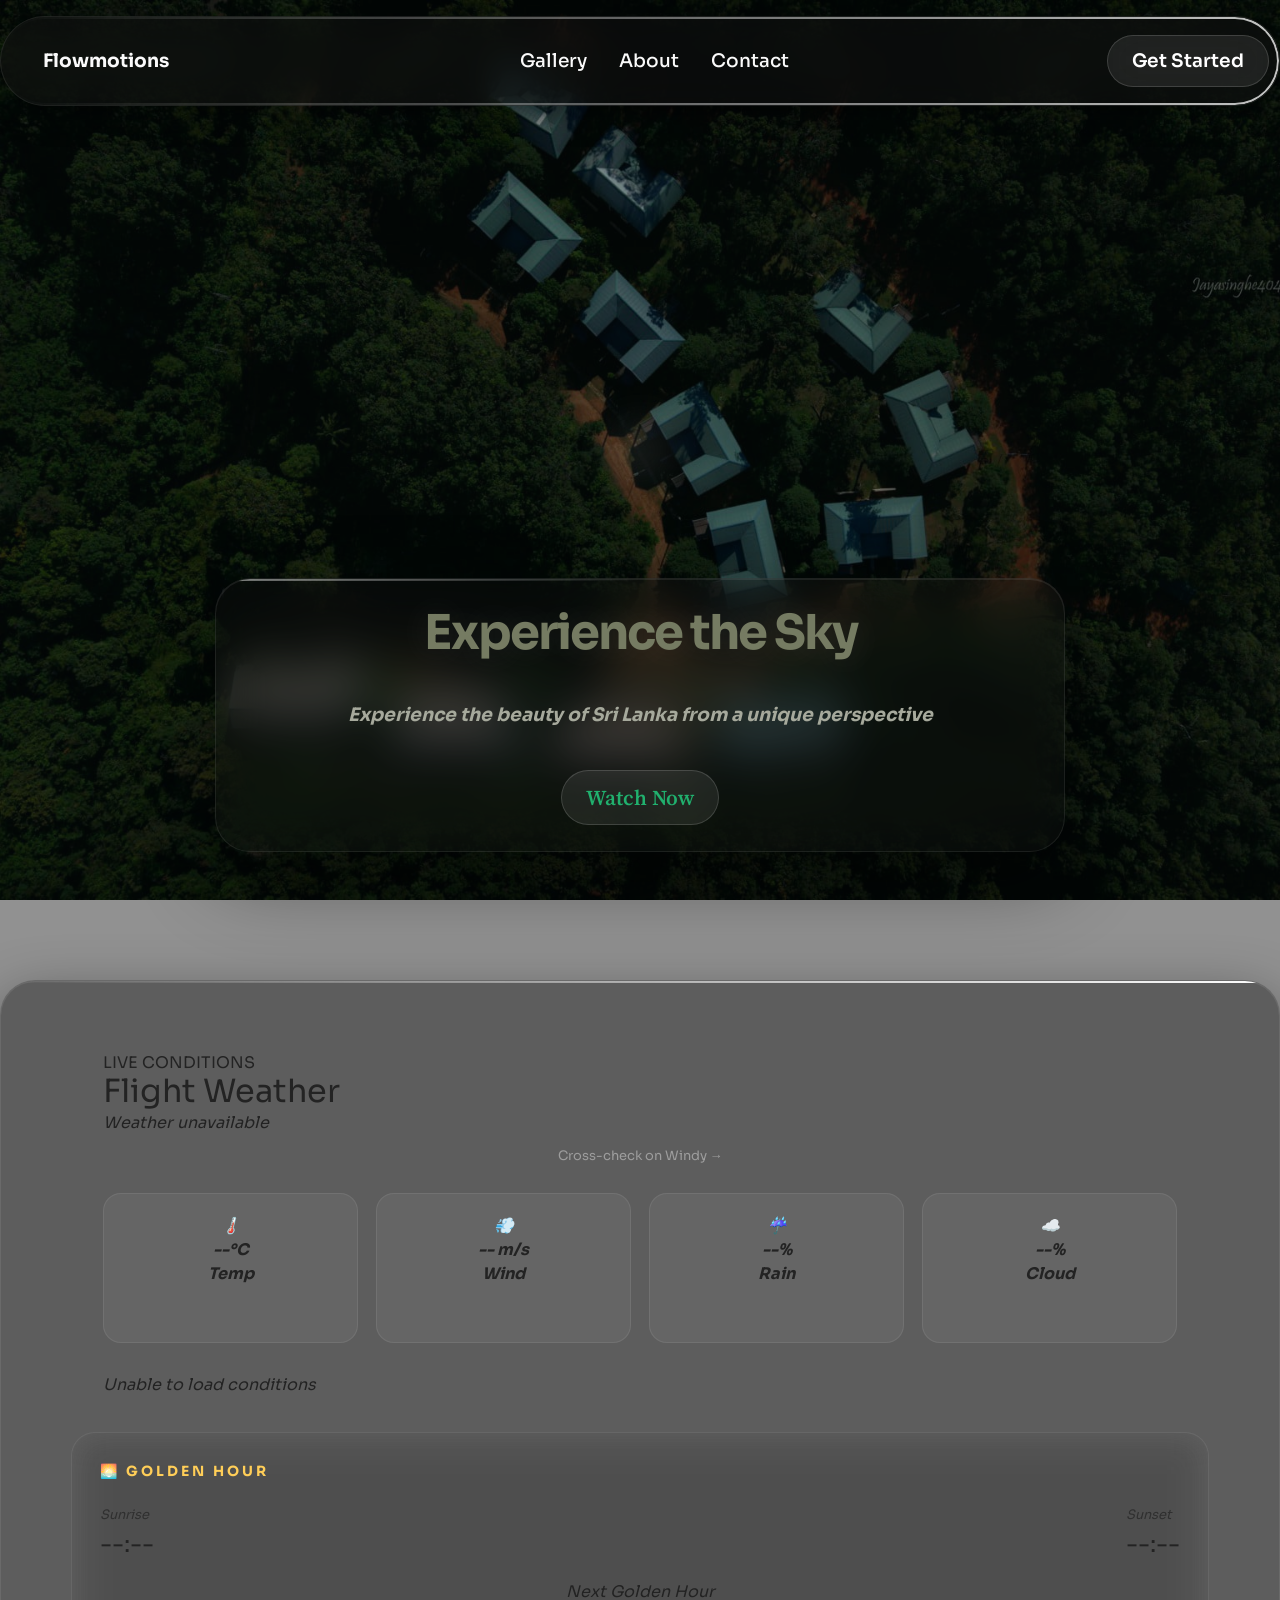
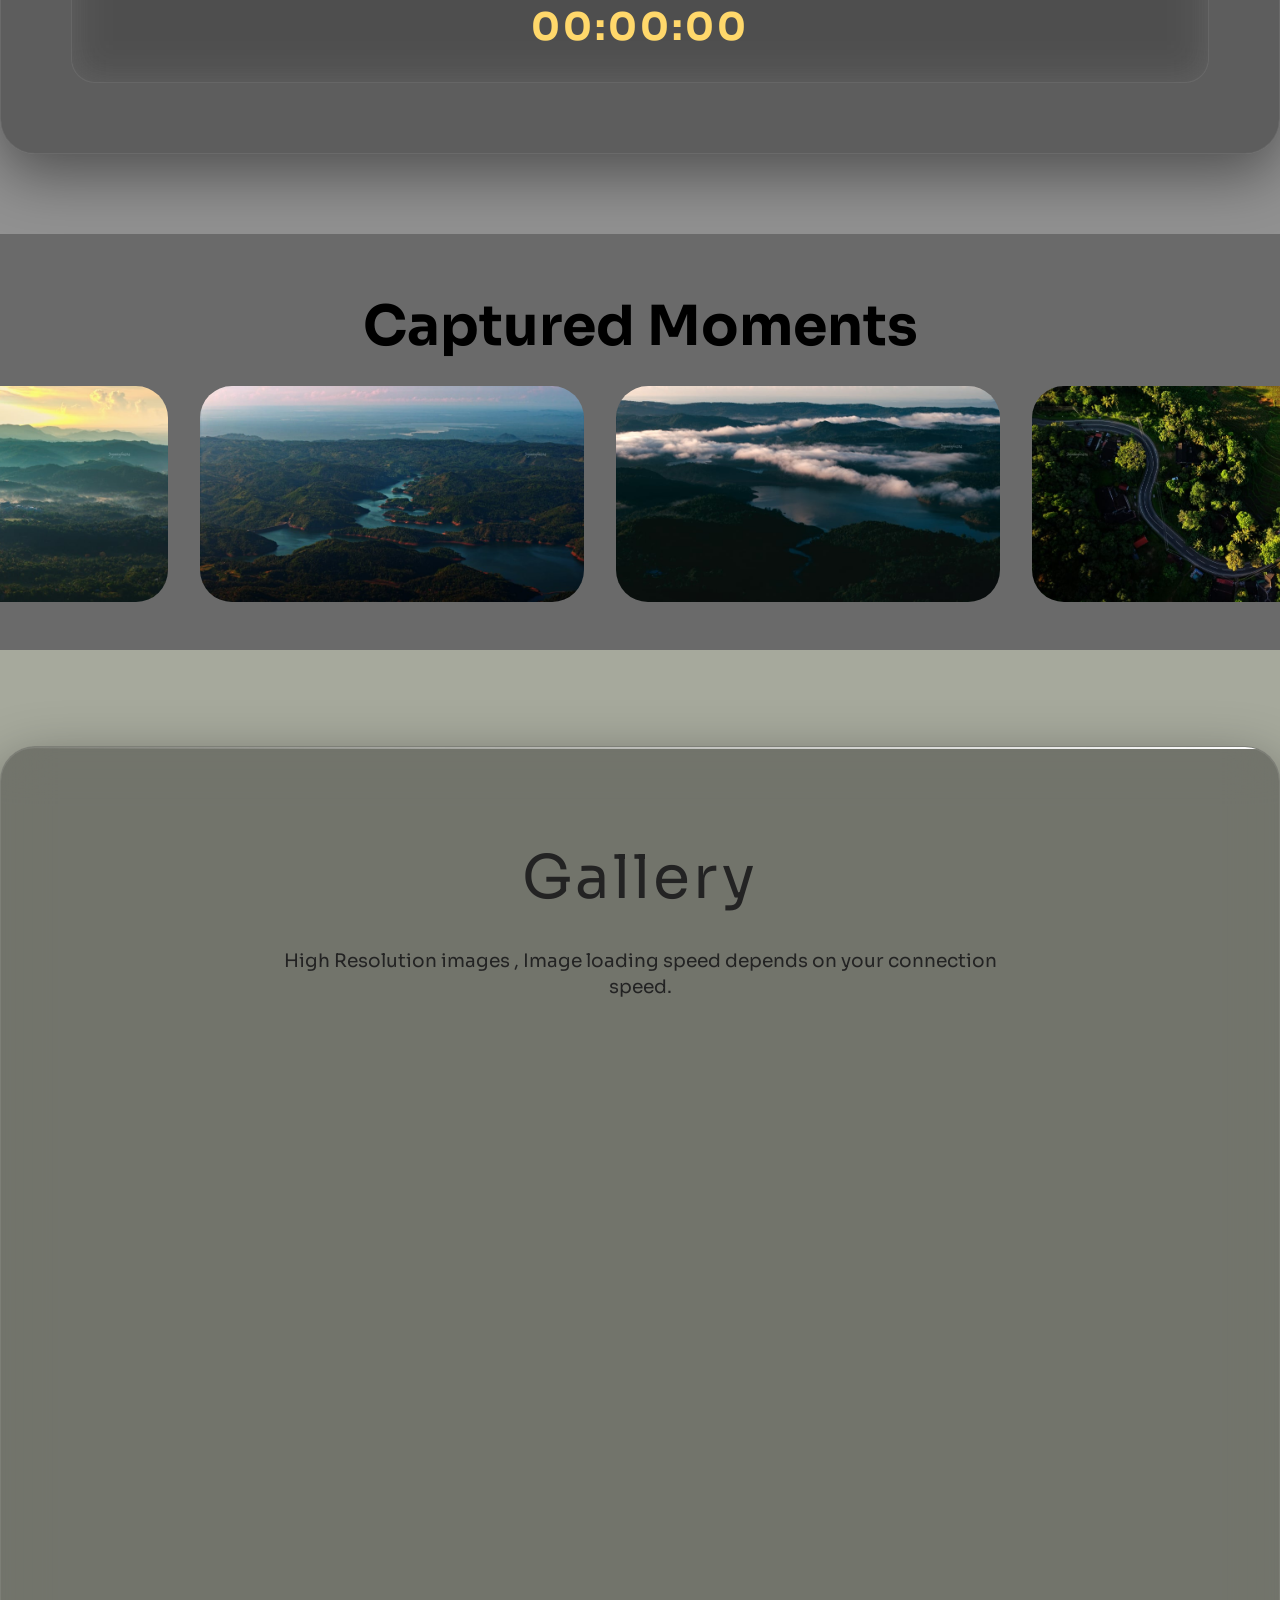
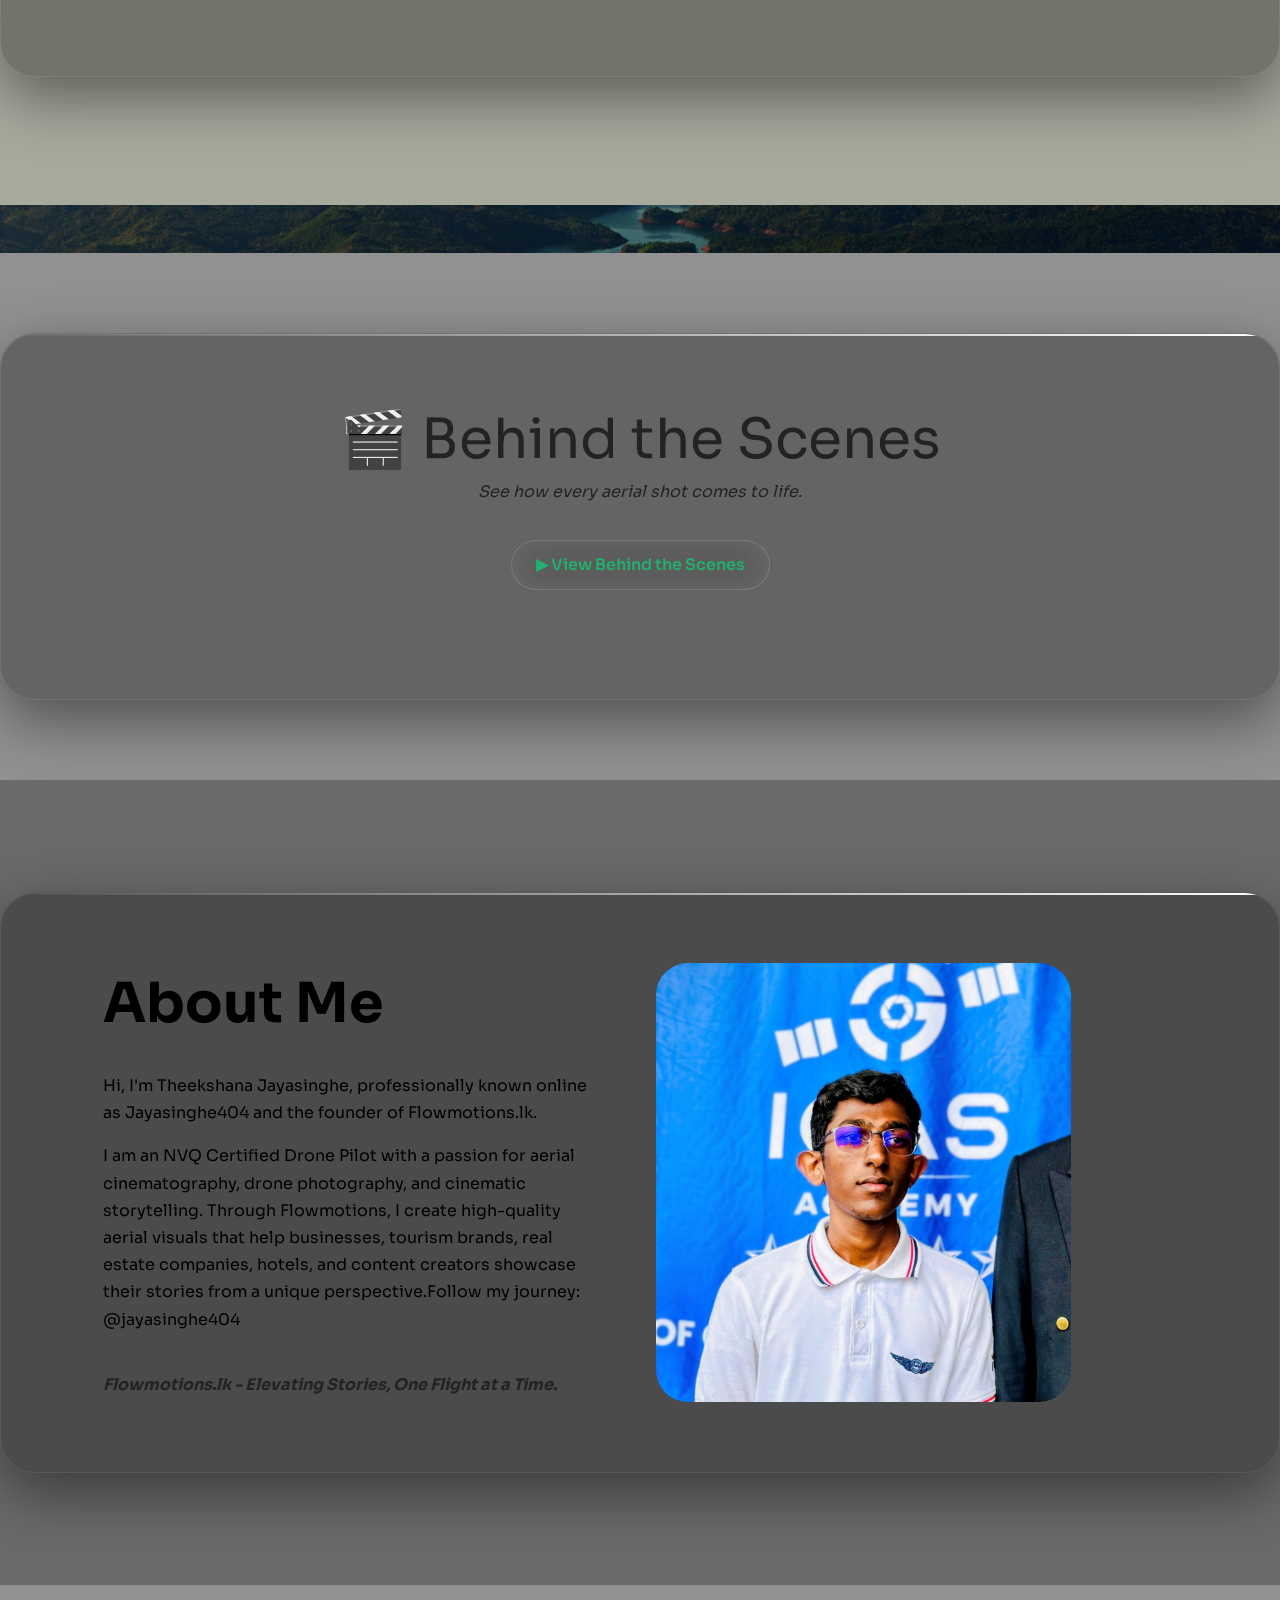
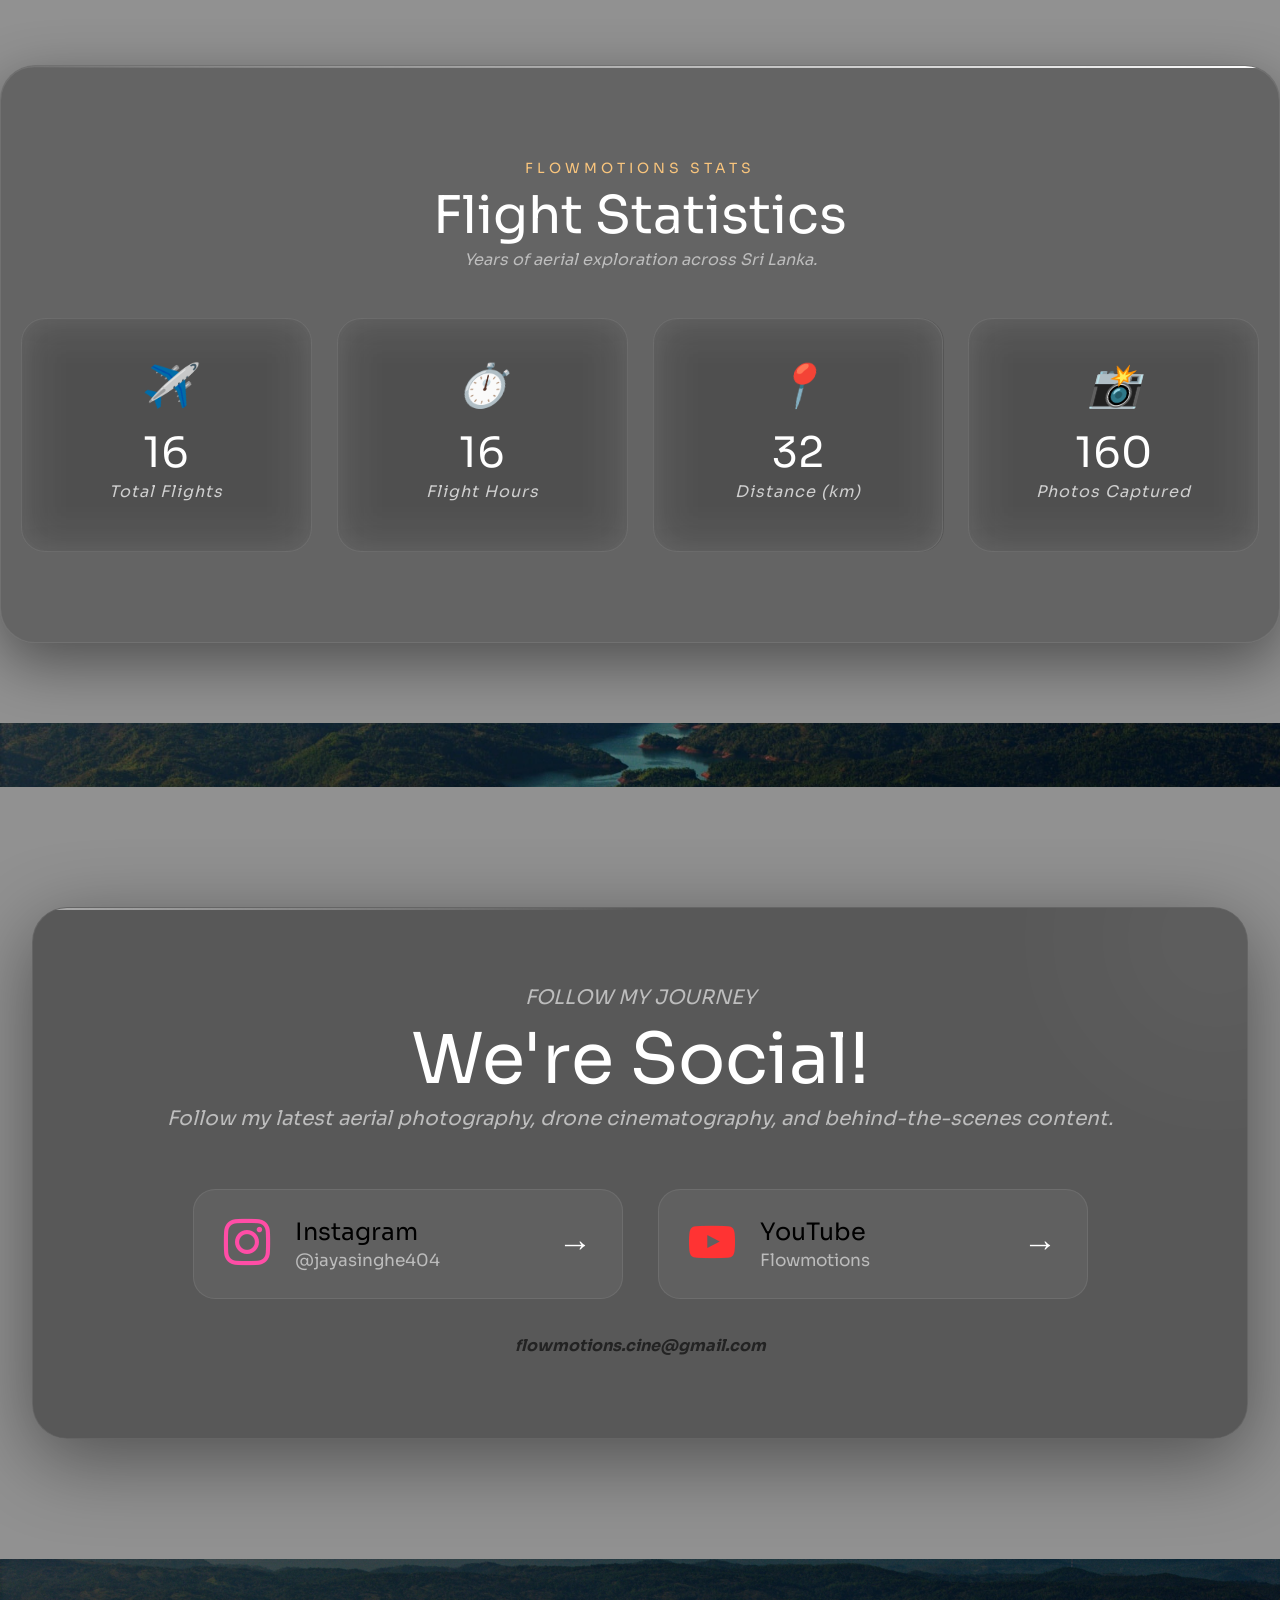
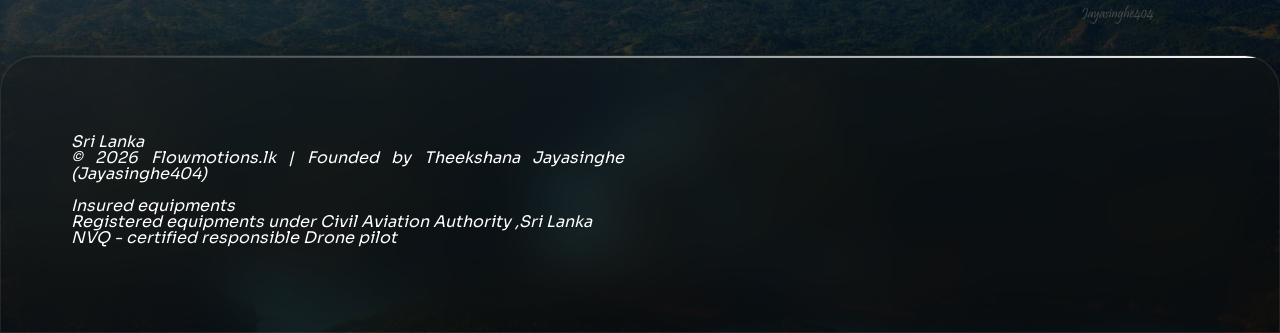
<file: index.html>
<!DOCTYPE html>

<html lang="en">
<head>
  <meta name="google-site-verification" content="vcNB2ekrt0d88tNezifN05sVceVccZGvPMyb8MnG2fQ" />
<meta charset="utf-8"/>
<meta name="referrer" content="strict-origin-when-cross-origin">
<meta content="IE=edge" http-equiv="X-UA-Compatible"/>
<meta content="Mobirise v6.1.12, mobirise.com" name="generator"/>
<meta content="width=device-width, initial-scale=1, minimum-scale=1" name="viewport"/><meta name="theme-color" content="#000000"/><link rel="preconnect" href="https://fonts.googleapis.com"><link rel="preconnect" href="https://fonts.gstatic.com" crossorigin>
<link href="assets/images/flowmotions-drone-logo.svg" rel="icon" type="image/svg+xml"/>
<link href="assets/images/flowmotions-drone-logo.svg" rel="apple-touch-icon"/><meta name="description" content="Flowmotions.lk is the portfolio of Theekshana Jayasinghe (Jayasinghe404), an NVQ Certified Drone Pilot specializing in professional aerial photography, drone videography, and cinematic content in Sri Lanka."/>
<title>Flowmotions.lk | Theekshana Jayasinghe (Jayasinghe404) | Drone Cinematography Sri Lanka</title>
<link href="assets/web/assets/mobirise-icons2/mobirise2.css" rel="stylesheet"/>
<link href="assets/bootstrap/css/bootstrap.min.css" rel="stylesheet"/>
<link href="assets/animatecss/animate.css" rel="stylesheet"/>
<link href="assets/dropdown/css/style.css" rel="stylesheet"/>
<link href="assets/socicon/css/styles.css" rel="stylesheet"/>
<link href="assets/theme/css/style.css" rel="stylesheet"/>
<link as="style" href="https://fonts.googleapis.com/css2?family=Source+Serif+4:wght@400;700&amp;display=swap&amp;display=swap" onload="this.onload=null;this.rel='stylesheet'" rel="preload"/>
<noscript><link href="https://fonts.googleapis.com/css2?family=Source+Serif+4:wght@400;700&amp;display=swap&amp;display=swap" rel="stylesheet"/></noscript>
<link as="style" href="assets/mobirise/css/mbr-additional.css?v=WQmqEn" rel="preload"/><link href="assets/mobirise/css/mbr-additional.css?v=WQmqEn" rel="stylesheet" type="text/css"/>
<link href="https://fonts.googleapis.com/css2?family=Sora:wght@400;500;600;700;800&display=swap" rel="stylesheet">

<script type="application/ld+json">
{
  "@type": "Person",
  "@id": "https://flowmotions.lk/#person",
  "name": "Theekshana Jayasinghe",
  "alternateName": "Jayasinghe404",
  "jobTitle": "NVQ Certified Drone Pilot",
  "description": "Founder of Flowmotions.lk and an NVQ Certified Drone Pilot specializing in drone photography, aerial videography, and cinematic content across Sri Lanka.",
  "url": "https://flowmotions.lk",
  "image": "https://flowmotions.lk/assets/theekshana.jpg",
  "sameAs": [
    "https://www.instagram.com/jayasinghe404/"
  ]
}
</script>

<style>

/* ===== Sora — broad catch-all for every heading/subtitle pattern on the site ===== */
h1, h2, h3, h4, h5, h6,
h1 em, h2 em, h3 em, h4 em, h5 em, h6 em,
.display-1, .display-2, .display-3, .display-4,
.mbr-section-title, .mbr-section-title em,
.mbr-section-subtitle, .mbr-section-subtitle em,
.flight-title, .flight-subtitle,
.weather-heading h2, .weather-heading span,
.golden-header,
.social-heading h2, .social-heading span,
.text h3, .text h4{
  font-family: 'Sora', sans-serif !important;
  font-style: normal !important;
}

#gallery01-8 .mbr-section-title,
#gallery01-8 .mbr-section-title em,
#gallery01-8 .mbr-section-subtitle{
  font-family: 'Sora', sans-serif !important;
  font-style: normal !important;
}


html,
body{
    background:#919191;
    margin:0;
    padding:0;
}

/*=========================
FLOWMOTIONS HERO GLASS
=========================*/

.glass-hero{

max-width:850px;

margin:auto;

padding:70px 60px;

background:rgba(18,18,18,.28);

backdrop-filter:blur(24px);
-webkit-backdrop-filter:blur(24px);

border:1px solid rgba(255,255,255,.08);

border-radius:35px;

box-shadow:
0 25px 80px rgba(0,0,0,.45),
inset 0 1px rgba(255,255,255,.08);

position:relative;

overflow:hidden;

}

.glass-hero::before{

content:"";

position:absolute;

top:0;

left:-150%;

width:200%;

height:2px;

background:linear-gradient(
90deg,
transparent,
rgba(255,255,255,.9),
transparent
);

animation:heroLine 4s linear infinite;

}

@keyframes heroLine{

0%{
left:-150%;
}

100%{
left:150%;
}

}


.glass-hero{

text-align:center;

}


.glass-hero .display-1{

font-size:clamp(2rem,5vw,3rem);

letter-spacing:-2px;

text-shadow:
0 0 35px rgba(255,255,255,.12);

}



.btn{

border-radius:40px!important;

background:rgba(255,255,255,.08)!important;

backdrop-filter:blur(20px);

border:1px solid rgba(255,255,255,.15)!important;

transition:
transform .25s,
box-shadow .25s,
background .25s;

}

.btn:hover{

transform:translateY(-5px);

box-shadow:
0 15px 40px rgba(255,255,255,.15);

}





.glass-section{

background:rgba(18,18,18,.35);

backdrop-filter:blur(25px);

-webkit-backdrop-filter:blur(25px);

border:1px solid rgba(255,255,255,.08);

border-radius:35px;

box-shadow:
0 20px 60px rgba(0,0,0,.45),
inset 0 1px rgba(255,255,255,.08);

padding:70px;

margin:80px auto;

position:relative;

overflow:hidden;

}

.glass-section::before{
  content:"";
  position:absolute;
  left:0;
  top:0;
  width:200%;
  height:2px;
  background:linear-gradient(
    90deg,
    transparent,
    white,
    transparent
  );
  transform:translateX(-75%);
  will-change:transform;
  animation:glassLine 8s linear infinite;
  pointer-events:none;
  isolation:isolate;
  transform:translateZ(0);
}

@keyframes glassLine{
  0%{transform:translateX(-75%);}
  100%{transform:translateX(75%);}
}





/*==========================
FLOWMOTIONS SOCIAL SECTION
===========================*/

#social06-4{

padding:120px 0;

background:transparent;

}

.glass-social{

position:relative;

padding:80px;

border-radius:35px;

background:rgba(20,20,20,.45);

backdrop-filter:blur(25px);

border:1px solid rgba(255,255,255,.08);

box-shadow:
0 20px 80px rgba(0,0,0,.45);

overflow:hidden;

}

.glass-social::before{

content:"";

position:absolute;

left:-150%;

top:0;

width:200%;

height:2px;

background:linear-gradient(
90deg,
transparent,
white,
transparent
);

animation:shine 6s linear infinite;

}

.glass-social::after{

content:"";

position:absolute;

width:300px;

height:300px;

border-radius:50%;

background:white;

opacity:.03;

filter:blur(80px);

right:-120px;

top:-120px;

}

.social-heading{

text-align:center;

margin-bottom:60px;

}

.social-heading span{

color:#9d9d9d;

letter-spacing:8px;

font-size:13px;

}

.social-heading h2{

font-size:70px;

margin:15px 0;

color:#fff;

}

.social-heading p{

font-size:20px;

color:#bdbdbd;

}

.social-grid{

display:flex;

justify-content:center;

gap:35px;

flex-wrap:wrap;

}

.glass-card{

width:430px;

height:110px;

display:flex;

align-items:center;

padding:0 30px;

border-radius:22px;

background:rgba(255,255,255,.05);

border:1px solid rgba(255,255,255,.08);

text-decoration:none;

transition:.45s;

position:relative;

overflow:hidden;

}

.glass-card::before{

content:"";

position:absolute;

left:-150%;

top:0;

width:120%;

height:100%;

background:linear-gradient(
90deg,
transparent,
rgba(255,255,255,.15),
transparent
);

transition:1s;

}

.glass-card:hover::before{

left:150%;

}

.glass-card:hover{

transform:translateY(-10px) scale(1.02);

border-color:#ffffff;

box-shadow:
0 20px 60px rgba(255,255,255,.12);

}

.icon{

font-size:46px;

margin-right:25px;

}

.instagram .icon{

color:#ff4da6;

}

.youtube .icon{

color:#ff3333;

}

.text{

flex:1;

}

.text h3{

margin:0;

font-size:28px;

color:white;

}

.text p{

margin:5px 0 0;

font-size:17px;

color:#bcbcbc;

}

.arrow{

font-size:34px;

color:white;

transition:.4s;

}

.glass-card:hover .arrow{

transform:translateX(10px);

}

@keyframes shine{

0%{
left:-150%;
}

100%{
left:150%;
}

}

@media(max-width:768px){

.glass-social{

padding:45px 25px;

}

.social-heading h2{

font-size:42px;

}

.glass-card{

width:100%;

}

}



body::before{

content:"";

position:fixed;

width:100px;

height:100px;

border-radius:50%;

pointer-events:none;

left:var(--mouse-x);

top:var(--mouse-y);

transform:translate3d(-50%,-50%,0);

background:radial-gradient(circle,
rgba(255,255,255,.08),
transparent 70%);

filter:blur(10px);

mix-blend-mode:screen;

z-index:9999;

will-change:transform;

}


    


.credit-text{
    text-align:center;
    font-family:Arial, Helvetica, sans-serif;
    font-size:18px;
    font-weight:600;
    margin:20px 0;
    animation:float 3s ease-in-out infinite;
}

.credit-text span{
    background:linear-gradient(
        90deg,
        #b9b9b9,
        #cfcfcf,
        #a1a0a0,
        #000000,
        #8d8d8d,
        #d2d2d2
    );
    background-size:400% auto;
    background-clip:text;
    -webkit-background-clip:text;
    -webkit-text-fill-color:transparent;
    animation:gradient 6s linear infinite;
    text-shadow:0 0 12px rgba(0,212,255,0.4);
}

@keyframes gradient{
    0%{
        background-position:0%;
    }
    100%{
        background-position:400%;
    }
}

@keyframes float{
    0%,100%{
        transform:translateY(0px);
    }
    50%{
        transform:translateY(-3px);
    }
}
</style>
<style>
.gallery-image{
opacity:0;
transform:translateY(80px) scale(.9);
transition:opacity .8s ease,transform .8s ease;
}
.gallery-image.show{
opacity:1;
transform:translateY(0) scale(1);
}

/* Flowmotions custom navbar effects */
#menu-5-vhtKfx4bVu .container{
    background:rgba(18,18,18,.55)!important;
    backdrop-filter:blur(18px);
    border:1px solid rgba(255,255,255,.08);
    border-radius:1000px;
    box-shadow:0 8px 30px rgba(0,0,0,.35);
    transition:.35s;
}
#menu-5-vhtKfx4bVu .container::before{
    content:"";
    position:absolute;
    inset:0;
    border-radius:100px;
    padding:2px;
    background:linear-gradient(90deg,transparent,rgba(255,255,255,.95),transparent);
    background-size:250% 100%;
    -webkit-mask:linear-gradient(#fff 0 0) content-box,linear-gradient(#fff 0 0);
    -webkit-mask-composite:xor;
    mask:linear-gradient(#fff 0 0) content-box,linear-gradient(#fff 0 0);
    mask-composite:exclude;
    animation:flowBorder 6s linear infinite;
    pointer-events:none;
}
@keyframes flowBorder{
    from{background-position:250% 0;}
    to{background-position:-250% 0;}
}
#menu-5-vhtKfx4bVu .nav-link{
    position:relative;
    transition:.3s;
}
#menu-5-vhtKfx4bVu .nav-link:hover{
    color:#fff!important;
}
#menu-5-vhtKfx4bVu .nav-link::after{
    content:"";
    position:absolute;
    left:50%;
    bottom:-6px;
    width:0;
    height:2px;
    background:#fff;
    transition:.35s;
    transform:translateX(-50%);
}
#menu-5-vhtKfx4bVu .nav-link:hover::after{
    width:100%;
}
#menu-5-vhtKfx4bVu .btn{
    animation:pulseGlow 2s infinite;
}
@keyframes pulseGlow{
    0%,100%{box-shadow:0 0 0 rgba(255,255,255,0);}
    50%{box-shadow:0 0 18px rgba(255,255,255,.35);}

}


/*=============================
FLOWMOTIONS PRELOADER
=============================*/

#preloader{

position:fixed;

inset:0;

background:#050505;

display:flex;

justify-content:center;

align-items:center;

z-index:999999;

transition:opacity .8s ease,
visibility .8s ease;

}

#preloader.hide{

opacity:0;

visibility:hidden;

pointer-events:none;

}

.loader-content{

text-align:center;

animation:loaderFade 1.2s ease;

}

.loader-logo{

font-size:60px;

letter-spacing:10px;

font-weight:700;

color:#ffffff;

margin-bottom:15px;

background:none;

background-clip:unset;

-webkit-background-clip:unset;

-webkit-text-fill-color:#ffffff;

}

.loader-text{

color:#aaa;

font-size:18px;

letter-spacing:4px;

margin-bottom:40px;

}

.loader-bar{

width:260px;

height:3px;

background:#222;

border-radius:50px;

overflow:hidden;

margin:auto;

}

.loader-bar span{

display:block;

height:100%;

width:0;

background:white;

animation:loading 1.6s ease forwards;

box-shadow:
0 0 10px white,
0 0 20px white;

}

@keyframes loading{

0%{

width:0;

}

100%{

width:100%;

}

}

@keyframes logoShine{

0%{

background-position:0%;

}

100%{

background-position:300%;

}

}

@keyframes loaderFade{

from{

opacity:0;

transform:translateY(20px);

}

to{

opacity:1;

transform:translateY(0);

}

}

/* Footer fix */
#footer-5-vhtKfx7h3N .glass-section{
    margin:80px auto 0 !important;   /* top right bottom left */
    border-radius:35px 35px 0 0;
}

#footer-5-vhtKfx7h3N{
    margin:0 !important;
    padding-bottom:0 !important;
    
}

/*
#vnwmRFEIcv-modal .modal-dialog{
  max-width:100vw !important;
  width:100vw !important;
  height:100vh !important;
  margin:0 !important;
  display:flex !important;
  align-items:center !important;
  justify-content:center !important;
}

#vnwmRFEIcv-modal .modal-content{
  width:90% !important;
  max-width:90% !important;
  height:100% !important;
  margin:0 auto !important;
  display:flex !important;
  align-items:center !important;
  justify-content:center !important;
  background:transparent !important;
}
  
#vnwmRFEIcv-modal .carousel-control-prev{
  left:0px !important;
  background:transparent !important;
}

#vnwmRFEIcv-modal .carousel-control-next{
  right:0px !important;
  background:transparent !important;
}
*/






/* ===== Gallery thumbnail hover zoom ===== */
.item-wrapper{
  overflow:hidden;
  border-radius:12px;
}
.item-wrapper img{
  transition:transform .5s ease, filter .5s ease;
}
.item-wrapper:hover img{
  transform:scale(1.08);
  filter:brightness(1.1);
}
.icon-wrapper{
  transition:opacity .35s ease, transform .35s ease;
  opacity:0;
  transform:scale(0.8);
}
.item-wrapper:hover .icon-wrapper{
  opacity:1;
  transform:scale(1);
}


/* ===== Nav links underline slide (you already have this, adding a subtle nav shadow lift) ===== */
#menu-5-vhtKfx4bVu .navbar-brand a{
  transition:letter-spacing .4s ease;
}
#menu-5-vhtKfx4bVu .navbar-brand a:hover{
  letter-spacing:2px;
}

/* ===== Social cards subtle float on load ===== */
.glass-card{
  animation:cardFadeUp .6s ease both;
}
.glass-card:nth-child(2){
  animation-delay:.15s;
}
@keyframes cardFadeUp{
  from{opacity:0; transform:translateY(25px);}
  to{opacity:1; transform:translateY(0);}
}

/*.........................................................*/

/* ============================================
   GLOBAL ANIMATIONS PASS
   ============================================ */

/* ===== Smooth scrolling ===== */
html{
  scroll-behavior:smooth;
}

/* ===== Fade-up utility (used by scroll-reveal JS) ===== */
.reveal-up{
  opacity:0;
  transform:translateY(40px);
  transition:opacity .8s ease, transform .8s ease;
}
.reveal-up.reveal-visible{
  opacity:1;
  transform:translateY(0);
}

/* ===== Hero section entrance ===== */
.glass-hero .display-1{
  animation:heroFadeDown 1s ease both;
}
.glass-hero .display-4{
  animation:heroFadeUp 1s ease .2s both;
}
.glass-hero .mbr-section-btn{
  animation:heroFadeUp 1s ease .4s both;
}
@keyframes heroFadeDown{
  from{opacity:0; transform:translateY(-30px);}
  to{opacity:1; transform:translateY(0);}
}
@keyframes heroFadeUp{
  from{opacity:0; transform:translateY(30px);}
  to{opacity:1; transform:translateY(0);}
}

/* ===== Hero button pulse + hover lift already exists via .btn, add glow pulse to Watch Now ===== */
.btn.btn-success-outline{
  animation:btnPulse 2.5s ease-in-out infinite;
}
@keyframes btnPulse{
  0%,100%{box-shadow:0 0 0 rgba(255,255,255,0);}
  50%{box-shadow:0 0 25px rgba(255,255,255,.25);}
}

/* ===== Marquee row (Captured Moments) — smooth continuous scroll ===== */
.grid-container-3{
  animation:marqueeScroll 30s linear infinite;
}
.grid-container:hover .grid-container-3{
  animation-play-state:paused;
}
@keyframes marqueeScroll{
  from{transform:translate3d(0,0,0);}
  to{transform:translate3d(-25%,0,0);}
}
.grid-item img{
  transition:transform .6s ease, filter .6s ease;
}
.grid-item:hover img{
  transform:scale(1.06);
  filter:brightness(1.1) saturate(1.15);
}


/* ===== Gallery section heading reveal ===== */
#gallery01-8 .content-head,
#gallery07-6 .content-head{

  transform:translateY(25px);
  transition:opacity .8s ease, transform .8s ease;
}
#gallery01-8 .content-head.reveal-visible,
#gallery07-6 .content-head.reveal-visible{
  opacity:1;
  transform:translateY(0);
}

/* ===== About section image + text ===== */
.article4 .image-wrapper img{
  transition:transform .6s ease, box-shadow .6s ease;
  border-radius:30px;
  
}

.article4 .image-wrapper img{
    width: 70%;
    max-width: 75%;
    height: 70%;
    border-radius: 30px;
}

.article4 .image-wrapper:hover img{
  transform:scale(1.00) rotate(-0.5deg);
  box-shadow:0 25px 60px rgba(254, 252, 252, 0.49);
}
.article4 .text-wrapper{
  transition:transform .3s ease;
}

/* ===== Social cards already animate on load; add hover glow pulse ===== */
.glass-card{
  will-change:transform;
}
.glass-card .icon{
  transition:transform .4s ease;
}
.glass-card:hover .icon{
  transform:scale(1.2) rotate(-8deg);
}



/* ===== Navbar entrance on load ===== */
#menu-5-vhtKfx4bVu .container{
  animation:navDrop .8s ease both;
}
@keyframes navDrop{
  from{opacity:0; transform:translateY(-25px);}
  to{opacity:1; transform:translateY(0);}
}

/* ===== Preloader logo pulse while loading ===== */
.loader-logo{
  animation:loaderFade 1.2s ease, logoGlow 1.6s ease-in-out infinite;
}
@keyframes logoGlow{
  0%,100%{text-shadow:0 0 10px rgba(255,255,255,.2);}
  50%{text-shadow:0 0 25px rgba(255,255,255,.6);}
}

/* ===== Section headings — subtle letter-spacing expand on view ===== */
.mbr-section-title{
  transition:letter-spacing .6s ease;
}

/* ===== Respect reduced motion preference ===== */
@media (prefers-reduced-motion: reduce){
  *{
    animation-duration:.001ms !important;
    animation-iteration-count:1 !important;
    transition-duration:.001ms !important;
    scroll-behavior:auto !important;
  }
}
/*non clickable*/

#gallery07-6 .mbr-section-title{
  transition:transform .2000s ease-out;
  cursor:default;
  user-select:none;
  will-change:transform;
}
#gallery07-6 .mbr-section-title{
  cursor:default;
  user-select:none;
  will-change:transform;
  transition:transform .1500s ease-out;
}


#flight-conditions.glass-section{
  backdrop-filter:none !important;
  -webkit-backdrop-filter:none !important;
  background:rgba(52, 52, 52, 0.55) !important;
}


.weather-grid{
    display:grid;
    grid-template-columns:repeat(4,1fr);
    gap:18px;
    margin:30px auto;
}

.weather-card{
    width:100%;
    min-height:150px;
    padding:20px 12px;
    border-radius:18px;
    background:rgba(255,255,255,.05);
    border:1px solid rgba(255,255,255,.08);
    text-align:center;
    transition:.3s;
}

.weather-card:hover{
    transform:translateY(-6px);
    border-color:#fff;
}

@media (max-width:768px){

.weather-grid{
    display:grid;
    grid-template-columns:repeat(2,minmax(140px,1fr));
    gap:18px;
    justify-content:center;
}

.weather-card{
    min-height:170px;
    padding:20px 14px;
}

.w-icon{
    font-size:30px;
}

.w-value{
    font-size:22px;
    line-height:1.2;
}

.w-label{
    font-size:15px;
    line-height:1.3;
    word-break:keep-all;
}
.weather-grid{
    max-width:340px;
    margin:35px auto;
}
}



.flight-section{
    padding:90px 20px;
    text-align:center;
}

.flight-subtitle{
    color:#f9c57d;
    font-size:14px;
    letter-spacing:4px;
    text-transform:uppercase;
}

.flight-title{
    font-size:52px;
    margin:10px 0;
    color:#fff;
}

.flight-desc{
    color:#bdbdbd;
    margin-bottom:50px;
}

.flight-grid{
    display:grid;
    grid-template-columns:repeat(4,1fr);
    gap:25px;
}

.flight-card{
    background:rgba(255,255,255,.05);
    backdrop-filter:blur(20px);
    border:1px solid rgba(255,255,255,.08);
    border-radius:24px;
    padding:35px 20px;
    transition:.4s;
}

.flight-card:hover{
    transform:translateY(-10px);
    border-color:#ffffff;
    box-shadow:0 20px 50px rgb(255, 255, 255);
}

.flight-icon{
    font-size:42px;
    margin-bottom:15px;
}

.flight-card h3{
    font-size:42px;
    color:#fff;
    margin:10px 0;
}

.flight-card p{
    color:#cfcfcf;
    letter-spacing:1px;
}

@media(max-width:768px){

.flight-grid{
    grid-template-columns:repeat(2,1fr);
}

.flight-card{
    padding:25px 15px;
}

.flight-title{
    font-size:36px;
}

.flight-card h3{
    font-size:30px;
}

}



.golden-card{

margin-top:35px;

padding:28px;

border-radius:24px;

background:rgba(255,255,255,.05);

border:1px solid rgba(255,255,255,.08);

backdrop-filter:blur(18px);

}

.golden-header{

font-size:14px;

letter-spacing:3px;

color:#ffce58;

margin-bottom:20px;

}

.golden-grid{

display:flex;

justify-content:space-between;

margin-bottom:20px;

}

.golden-label{

font-size:13px;

opacity:.7;

}

.golden-grid h3{

margin-top:6px;

font-size:24px;

}

.countdown{

text-align:center;

}

.countdown p{

opacity:.7;

margin-bottom:8px;

}

#goldenCountdown{

font-size:38px;

color:#ffd86b;

font-weight:700;

letter-spacing:3px;

}

@media(max-width:768px){

.golden-grid{

flex-direction:column;

gap:20px;

}

#goldenCountdown{

font-size:28px;

}

}


/* ============================================
   MOBILE OPTIMIZATION PASS
   ============================================ */
@media(max-width:768px){

  /* ===== Hero ===== */
  .glass-hero{
    max-width:92%;
    padding:40px 22px;
    border-radius:24px;
  }
  .glass-hero .display-1{
    font-size:1.9rem;
    letter-spacing:-1px;
  }
  .glass-hero .display-4{
    font-size:15px;
    line-height:1.5;
  }

  /* ===== All glass sections ===== */
  .glass-section{
    padding:35px 20px;
    margin:40px auto;
    border-radius:24px;
    width:92%;
  }

  /* ===== Navbar ===== */
  #menu-5-vhtKfx4bVu .container{
    border-radius:24px;
    padding:8px 16px;
  }
  #menu-5-vhtKfx4bVu .navbar-caption{
    font-size:20px;
  }
  .navbar-collapse{
    background:rgba(15,15,15,.92);
    backdrop-filter:blur(20px);
    border-radius:18px;
    padding:15px;
    margin-top:10px;
  }

  /* ===== Weather heading ===== */
  .weather-heading h2{
    font-size:34px;
  }
  .weather-heading span{
    font-size:11px;
    letter-spacing:5px;
  }
  .flight-status{
    font-size:14px;
    padding:16px 18px;
  }

  /* ===== Golden hour card ===== */
  .golden-card{
    padding:20px;
  }

  /* ===== Flight stats ===== */
  .flight-title{
    font-size:32px;
  }
  .flight-desc{
    font-size:14px;
    margin-bottom:30px;
  }
  .flight-card{
    padding:22px 14px;
  }
  .flight-card h3{
    font-size:26px;
  }
  .flight-icon{
    font-size:32px;
  }

  /* ===== Gallery heading ===== */
  #gallery01-8 h3 em{
    font-size:38px !important;
  }
  #gallery01-8 .mbr-section-subtitle{
    font-size:14px;
  }

  /* ===== Captured Moments marquee ===== */
  #gallery07-6 .mbr-section-title em{
    font-size:26px;
  }
  .grid-item img{
    height:180px;
    object-fit:cover;
  }

  /* ===== About section ===== */
  .article4 .image-wrapper{
    margin-bottom:25px;
  }
  .article4 .text-wrapper h1{
    font-size:30px;
  }
  .article4 .text-wrapper p{
    font-size:15px;
  }

  /* ===== Social section ===== */
  .social-heading h2{
    font-size:36px;
  }
  .social-heading p{
    font-size:15px;
  }
  .glass-card{
    height:auto;
    padding:18px 20px;
  }
  .icon{
    font-size:34px;
    margin-right:16px;
  }
  .text h3{
    font-size:20px;
  }
  .text p{
    font-size:14px;
  }

  /* ===== Footer ===== */
  #footer-5-vhtKfx7h3N .copyright{
    font-size:13px;
    line-height:1.6;
  }

  /* ===== Gallery modal (lightbox) tighter on mobile ===== */
  #vnwmRFEIcv-modal .modal-content{
    width:100% !important;
  }
  #vnwmRFEIcv-modal .carousel-control-prev,
  #vnwmRFEIcv-modal .carousel-control-next{
    width:44px !important;
  }

  /* ===== Reduce blur intensity for phone GPUs (perf) ===== */
  .glass-hero,
  .glass-section,
  .glass-social,
  .flight-card,
  .golden-card{
    backdrop-filter:blur(14px) !important;
    -webkit-backdrop-filter:blur(14px) !important;
  }

  /* ===== Disable heavy hover-only effects on touch (they can stick after tap) ===== */
  .item-wrapper:hover img{
    transform:none;
  }
  .article4 .image-wrapper:hover img{
    transform:none;
  }
}

/* ===== Kill mouse-follow glow + dodge-text on touch devices entirely ===== */
@media(hover:none) and (pointer:coarse){
  body::before{
    display:none !important;
  }
}

.bts-grid{
    display:grid;
    grid-template-columns:repeat(auto-fit,minmax(320px,1fr));
    gap:25px;
    margin-top:35px;
}

.bts-card{

    background:rgba(255,255,255,.05);
    backdrop-filter:blur(18px);
    border:1px solid rgba(255,255,255,.08);

    border-radius:22px;

    padding:18px;

    overflow:hidden;

    transition:
        transform .35s ease,
        box-shadow .35s ease,
        border-color .35s ease;

}

.bts-card:hover{

    transform:translateY(-10px) scale(1.02);

    border-color:white;

    box-shadow:
        0 20px 50px rgba(255,255,255,.15);

}
.bts-card:hover{
    transform:translateY(-8px);
}

.bts-card video{

    width:100%;

    height:240px;

    object-fit:cover;

    border-radius:16px;

    transition:transform .5s ease;

}
.bts-card:hover video{

    transform:scale(1.05);

}

.bts-card::before{

    content:"";

    position:absolute;

    left:-150%;

    top:0;

    width:220%;

    height:2px;

    background:linear-gradient(
        90deg,
        transparent,
        white,
        transparent
    );

    animation:btsShine 6s linear infinite;

}

@keyframes btsShine{

    from{
        left:-150%;
    }

    to{
        left:150%;
    }

}

.bts-card h4{
    margin-top:18px;
}

.bts-card p{
    opacity:.8;
}

img{
    user-select:none;
    -webkit-user-drag:none;
}
/* Gallery desktop fix */

#vnwmRFEIcv-modal .modal-dialog{
    max-width:none;
    width:100%;
    height:100vh;
    margin:0;
}

#vnwmRFEIcv-modal .modal-content{
    background:transparent;
    border:0;
}

#vnwmRFEIcv-modal .modal-body{
    display:flex;
    justify-content:center;
    align-items:center;
}

#vnwmRFEIcv-modal .carousel-item img{
    width:auto !important;
    height:auto !important;
    max-width:90vw !important;
    max-height:85vh !important;
    object-fit:contain !important;
}

#vnwmRFEIcv-modal{
    z-index:999999 !important;
}

#vnwmRFEIcv-modal .modal-dialog,
#vnwmRFEIcv-modal .modal-content,
#vnwmRFEIcv-modal .modal-body,
#vnwmRFEIcv-modal .carousel{
    pointer-events:auto !important;
}

#vnwmRFEIcv-modal .carousel-control-prev,
#vnwmRFEIcv-modal .carousel-control-next{
  position:fixed !important;
  top:50% !important;
  bottom:auto !important;
  transform:translateY(-50%) !important;
  width:60px !important;
  height:60px !important;
  background:transparent !important;
  opacity:1 !important;
  display:flex !important;
  align-items:center !important;
  justify-content:center !important;
  z-index:9999998 !important;
}

#vnwmRFEIcv-modal .carousel-control-prev{
  left:15px !important;
}

#vnwmRFEIcv-modal .carousel-control-next{
  right:15px !important;
}

#vnwmRFEIcv-modal.show .close{
  opacity:1;
  transform:scale(1) rotate(0deg);
  transition-delay:.2s;
}

#vnwmRFEIcv-modal .close:hover{
  background:rgba(255,255,255,.18);
  box-shadow:0 0 20px rgba(255,255,255,.25);
  transform:scale(1.15) rotate(90deg);
}

#vnwmRFEIcv-modal .close:active{
  transform:scale(0.9) rotate(90deg);
}
#vnwmRFEIcv-modal .close{
  position:fixed !important;
  top:20px;
  right:25px;
  font-size:40px;
  color:#fff;
  z-index:9999999;
  opacity:0;
  background:rgba(255,255,255,.08);
  border:1px solid rgba(255,255,255,.15);
  border-radius:50%;
  width:50px;
  height:50px;
  line-height:1;
  display:flex;
  align-items:center;
  justify-content:center;
  transform:scale(0.7) rotate(-90deg);
  transition:transform .4s cubic-bezier(0.34, 1.56, 0.64, 1),
             opacity .4s ease,
             background .3s ease,
             box-shadow .3s ease;
}

#vnwmRFEIcv-modal.show .close{
  opacity:1;
  transform:scale(1) rotate(0deg);
  transition-delay:.2s;
}

#vnwmRFEIcv-modal .close:hover{
  background:rgba(255,255,255,.18);
  box-shadow:0 0 20px rgba(255,255,255,.25);
  transform:scale(1.15) rotate(90deg);
}

#vnwmRFEIcv-modal .close:active{
  transform:scale(0.9) rotate(90deg);
}
#vnwmRFEIcv-modal .close:hover{
  opacity:1;
  transform:rotate(90deg) scale(1.15);
}

#vnwmRFEIcv-modal .carousel-control-prev,
#vnwmRFEIcv-modal .carousel-control-next{
  width:60px !important;
  background:transparent !important;
  opacity:1 !important;
}
#vnwmRFEIcv-modal .carousel-control-prev{
  left:10px !important;
}
#vnwmRFEIcv-modal .carousel-control-next{
  right:10px !important;
}



/* =========================================
   FLOWMOTIONS PHOTO DETAILS
   ========================================= */

.fm-info-button {
    position: fixed;
    right: 15vw;
    bottom: 1vw;

    width: 16vw;
    height: 8vh;

    border-radius: 30%;
    border: 1px solid rgba(255,255,255,.25);

    background: rgba(255,255,255,.12);
    color: #fff;

    backdrop-filter: blur(18px);
    -webkit-backdrop-filter: blur(18px);

    box-shadow: 0 8px 30px rgba(0,0,0,.4);

    font-size: 22px;

    cursor: pointer;

    display: flex;
    align-items: center;
    justify-content: center;

    z-index: 99999999;

    transition:
        transform .25s ease,
        background .25s ease;
}

.fm-info-button:hover {
    transform: scale(1.08);
    background: rgba(255,255,255,.22);
}


/* Details glass box */

.fm-photo-details {
    position: fixed;

    left: 50%;
    bottom: 25px;

    width: min(430px, calc(100% - 40px));

    padding: 20px 22px;

    border-radius: 22px;

    background: rgba(20,20,20,.48);

    border: 1px solid rgba(255,255,255,.18);

    backdrop-filter: blur(22px) saturate(140%);
    -webkit-backdrop-filter: blur(22px) saturate(140%);

    box-shadow:
        0 20px 60px rgba(0,0,0,.5),
        inset 0 1px 0 rgba(255,255,255,.12);

    color: #fff;

    z-index: 99999998;

    opacity: 0;
    visibility: hidden;
    pointer-events: none;

    transform:
        translate(-50%, 30px)
        scale(.94);

    transition:
        opacity .35s cubic-bezier(.22,1,.36,1),
        transform .35s cubic-bezier(.22,1,.36,1),
        visibility .35s;
}


/* Open */

.fm-photo-details.fm-show {
    opacity: 1;
    visibility: visible;
    pointer-events: auto;

    transform:
        translate(-50%, 0)
        scale(1);
}


/* Title */

.fm-photo-details h3 {
    margin: 0 0 8px;

    color: #fff;

    font-size: 21px;
    font-weight: 600;
}


/* Description */

.fm-photo-details p {
    margin: 5px 0;

    color: rgba(255,255,255,.82);

    font-size: 14px;
    line-height: 1.5;
}


/* Tags */

.fm-photo-meta {
    display: flex;
    flex-wrap: wrap;

    gap: 7px;

    margin-top: 12px;
}

.fm-photo-meta span {
    padding: 6px 10px;

    border-radius: 20px;

    background: rgba(255,255,255,.10);

    border: 1px solid rgba(255,255,255,.12);

    color: rgba(255,255,255,.9);

    font-size: 12px;
}


/* Mobile */

@media (max-width:600px) {

    .fm-info-button {
        width: 44px;
        height: 44px;

        right: 15px;
        bottom: 15px;

        font-size: 20px;
    }

    .fm-photo-details {

        width: calc(100% - 30px);

        bottom: 15px;

        padding: 17px 18px;

        border-radius: 19px;
    }

    .fm-photo-details h3 {
        font-size: 18px;
    }

    .fm-photo-details p {
        font-size: 13px;
    }

    .fm-photo-meta span {
        font-size: 11px;
        padding: 5px 8px;
    }
}






</style></head>
<body id="top">
<!-- Analytics -->
<!-- Google tag (gtag.js) -->
<script async="" src="https://www.googletagmanager.com/gtag/js?id=G-R07HFPCK7S"></script>
<script>
  window.dataLayer = window.dataLayer || [];
  function gtag(){dataLayer.push(arguments);}
  gtag('js', new Date());

  gtag('config', 'G-R07HFPCK7S');



  
</script>
<!-- /Analytics -->

<div id="preloader">

    <div class="loader-content">

        <p class="loader-logo">
            <em style="font-weight: bold; font-family: 'sora', 'Trebuchet MS';color: #ffffff; font-size: 30px; letter-spacing: 10px;">FLOWMOTIONS</em>
        </p>

        <p class="loader-text">
            <em style="font-weight: bold; font-family: 'sora', 'Trebuchet MS';">Preparing Your Journey...</em>
        </p>

        <div class="loader-bar">

            <span></span>

        </div>

    </div>

</div>


<section class="menu menu2 cid-vhtKfx4bVu" data-bs-version="5.1" id="menu-5-vhtKfx4bVu" once="menu">
<nav class="navbar navbar-dropdown navbar-expand-lg">
<div class="container">
<div class="navbar-brand">
<span class="navbar-caption-wrap"><a class="navbar-caption text-white display-4" href="index.html#top">Flowmotions</a></span>
</div>
<button aria-controls="navbarSupportedContent" aria-expanded="false" aria-label="Toggle navigation" class="navbar-toggler" data-bs-target="#navbarSupportedContent" data-bs-toggle="collapse" type="button">
<div class="hamburger">
<span></span>
<span></span>
<span></span>
<span></span>
</div>
</button>
<div class="collapse navbar-collapse" id="navbarSupportedContent">
<ul class="navbar-nav nav-dropdown" data-app-modern-menu="true"><li class="nav-item">
<a class="nav-link link text-white text-primary display-4" href="index.html#gallery01-8">Gallery</a>
</li><li class="nav-item">
<a aria-expanded="false" class="nav-link link text-white text-primary display-4" href="index.html#about-us-4-vhtKfx5i6N">About</a>
</li>
<li class="nav-item">
<a class="nav-link link text-white text-primary display-4" href="index.html#social06-4">Contact</a>
</li></ul>
<div class="navbar-buttons mbr-section-btn"><a class="btn btn-black display-4" href="index.html#gallery01-8">Get Started</a></div>
</div>
</div>
</nav>
</section>
<section class="header18 cid-vhtKfx51de mbr-fullscreen" data-bs-version="4.1" id="hero-15-vhtKfx51de">
<div class="mbr-overlay" style="opacity: 0.5; background-color: rgb(5, 10, 10);"></div>
<div class="container">
<div class="row">
<div class="content-wrap col-12 col-md-12 glass-hero">
<h3 class="mbr-section-title mbr-fonts-style mbr-white mb-4 display-1"><em style="font-weight: bold; font-family: 'sora', 'Trebuchet MS';">Experience the Sky</h3>
<p class="mbr-fonts-style mbr-text mbr-white mb-4 display-4"><em style="font-weight: bold; font-family: 'sora', 'Trebuchet MS';">Experience the beauty of Sri Lanka from a unique perspective</em></p>
<p class="credit-text">
</p>
<div class="mbr-section-btn"><a class="btn btn-success-outline display-7" href="index.html#gallery01-8">Watch Now</a></div>
</div>
</div>
</div>
</section>




<section id="flight-conditions" class="glass-section">
  <div class="container">
    <div class="weather-heading">
      <span>LIVE CONDITIONS</span>
      <h2>Flight Weather</h2>
      <p id="weather-location">Detecting location...</p>
      <p style="text-align:center;margin-top:15px;">
  <a href="https://www.windy.com" target="_blank" rel="noopener" style="color:#9d9d9d;font-size:13px;">
    Cross-check on Windy →
  </a>
</p>
    </div>

    <div class="weather-grid" id="weather-grid">
      <div class="weather-card">
        <div class="w-icon" id="w-temp-icon">🌡️</div>
        <div class="w-value" id="w-temp">--°C</div>
        <div class="w-label">Temp</div>
      </div>
      <div class="weather-card">
        <div class="w-icon" id="w-wind-icon">💨</div>
        <div class="w-value" id="w-wind">-- m/s</div>
        <div class="w-label">Wind</div>
      </div>
      <div class="weather-card">
        <div class="w-icon" id="w-rain-icon">☔</div>
        <div class="w-value" id="w-rain">--%</div>
        <div class="w-label">Rain</div>
      </div>
      <div class="weather-card">
        <div class="w-icon" id="w-cloud-icon">☁️</div>
        <div class="w-value" id="w-cloud">--%</div>
        <div class="w-label">Cloud</div>
      </div>
    </div>

    <div class="flight-status" id="flight-status">
      <span id="flight-status-text">Checking flight conditions...</span>
    </div>
  </div>
  <div class="golden-card">

    <div class="golden-header">
        🌅 GOLDEN HOUR
    </div>

    <div class="golden-grid">

        <div>
            <span class="golden-label">Sunrise</span>
            <h3 id="sunriseTime">--:--</h3>
        </div>

        <div>
            <span class="golden-label">Sunset</span>
            <h3 id="sunsetTime">--:--</h3>
        </div>

    </div>

    <div class="countdown">

        <p>Next Golden Hour</p>

        <h2 id="goldenCountdown">
            00:00:00
        </h2>

    </div>

</div>

</section>







<section class="gallery07 cid-vntQlmviOI" data-bs-version="5.1" id="gallery07-6">
<div class="container-fluid gallery-wrapper">
<div class="row justify-content-center">
<div class="col-12 content-head">
<div class="mbr-section-head mb-5">
<h4 class="mbr-section-title mbr-fonts-style align-center mb-0 display-2">
<em style="font-weight: bold; font-family: 'sora', 'Trebuchet MS';">Captured Moments</em></h4>
</div>
</div>
</div>
<div class="grid-container">
<div class="grid-container-3 moving-left" style="transform: translate3d(-200px, 0px, 0px);">
<div class="grid-item">
<img loading="lazy" decoding="async" alt="Mobirise Website Builder" src="assets/images/mount00086400201-921x518.webp"/>
</div>
<div class="grid-item">
<img loading="lazy" decoding="async" alt="Portfolio" src="assets/images/lakes00086400-921x518.webp"/>
</div>
<div class="grid-item">
<img loading="lazy" decoding="async" alt="Mobirise Website Builder" src="assets/images/lake00086400201-921x518.webp"/>
</div>
<div class="grid-item">
<img loading="lazy" decoding="async" alt="Mobirise Website Builder" src="assets/images/road20bird00086400-921x518.webp"/>
</div>
</div>
</div>
</div>
</section>

<div class="container-fluid">
<div class="row">
</div>
</div>

<section class="gallery1 mbr-gallery cid-vntWBSy0Kn" data-bs-version="5.1" id="gallery01-8">
<div class="container glass-section">
<div class="row justify-content-center">
<div class="col-12 content-head">
<div class="mb-5">
<h3 class="mbr-section-title mbr-fonts-style align-center m-0 display-2"><em style="font-family: 'sora', 'Trebuchet MS';letter-spacing: 3px;font-size: 60px;">Gallery</em></h3>
<h4 class="mbr-section-subtitle mbr-fonts-style align-center mb-0 mt-4 display-4">High Resolution images , Image loading speed depends on your connection speed.</h4>
</div>
</div>
</div>
<div class="row mbr-gallery">
<div class="col-12 col-md-6 col-lg-3 item gallery-image">
<div class="item-wrapper mb-3" data-bs-target="#vnwmRFEIcv-modal" data-bs-toggle="modal">
<img loading="lazy" decoding="async" alt="Lake" class="w-100" data-bs-slide-to="0" data-bs-target="#lb-vnwmRFEIcv" src="assets/images/timeline-1.webp"/>
<div class="icon-wrapper">
<span class="mobi-mbri mobi-mbri-search mbr-iconfont mbr-iconfont-btn"></span>
</div>
</div>
</div>
<div class="col-12 col-md-6 col-lg-3 item gallery-image">
<div class="item-wrapper mb-3" data-bs-target="#vnwmRFEIcv-modal" data-bs-toggle="modal">
<img loading="lazy" decoding="async" alt="samanalawewa reservoir" class="w-100" data-bs-slide-to="1" data-bs-target="#lb-vnwmRFEIcv" src="assets/images/lakes.webp"/>
<div class="icon-wrapper">
<span class="mobi-mbri mobi-mbri-search mbr-iconfont mbr-iconfont-btn"></span>
</div>
</div>
</div>
<div class="col-12 col-md-6 col-lg-3 item gallery-image">
<div class="item-wrapper mb-3" data-bs-target="#vnwmRFEIcv-modal" data-bs-toggle="modal">
<img loading="lazy" decoding="async" alt="sunset" class="w-100" data-bs-slide-to="2" data-bs-target="#lb-vnwmRFEIcv" src="assets/images/sky-2.webp"/>
<div class="icon-wrapper">
<span class="mobi-mbri mobi-mbri-search mbr-iconfont mbr-iconfont-btn"></span>
</div>
</div>
</div>
<div class="col-12 col-md-6 col-lg-3 item gallery-image">
<div class="item-wrapper mb-3" data-bs-target="#vnwmRFEIcv-modal" data-bs-toggle="modal">
<img loading="lazy" decoding="async" alt="field" class="w-100" data-bs-slide-to="3" data-bs-target="#lb-vnwmRFEIcv" src="assets/images/photo-album-1.webp"/>
<div class="icon-wrapper">
<span class="mobi-mbri mobi-mbri-search mbr-iconfont mbr-iconfont-btn"></span>
</div>
</div>
</div>
<div class="col-12 col-md-6 col-lg-3 item gallery-image">
<div class="item-wrapper mb-3" data-bs-target="#vnwmRFEIcv-modal" data-bs-toggle="modal">
<img loading="lazy" decoding="async" alt="samanala reservoir" class="w-100" data-bs-slide-to="4" data-bs-target="#lb-vnwmRFEIcv" src="assets/images/lake.webp"/>
<div class="icon-wrapper">
<span class="mobi-mbri mobi-mbri-search mbr-iconfont mbr-iconfont-btn"></span>
</div>
</div>
</div>
<div class="col-12 col-md-6 col-lg-3 item gallery-image">
<div class="item-wrapper mb-3" data-bs-target="#vnwmRFEIcv-modal" data-bs-toggle="modal">
<img loading="lazy" decoding="async" alt="belihuloya" class="w-100" data-bs-slide-to="5" data-bs-target="#lb-vnwmRFEIcv" src="assets/images/mount-layer.webp"/>
<div class="icon-wrapper">
<span class="mobi-mbri mobi-mbri-search mbr-iconfont mbr-iconfont-btn"></span>
</div>
</div>
</div>
<div class="col-12 col-md-6 col-lg-3 item gallery-image">
<div class="item-wrapper mb-3" data-bs-target="#vnwmRFEIcv-modal" data-bs-toggle="modal">
<img loading="lazy" decoding="async" alt="sunset" class="w-100" data-bs-slide-to="6" data-bs-target="#lb-vnwmRFEIcv" src="assets/images/sunset00086400.webp"/>
<div class="icon-wrapper">
<span class="mobi-mbri mobi-mbri-search mbr-iconfont mbr-iconfont-btn"></span>
</div>
</div>
</div>
<div class="col-12 col-md-6 col-lg-3 item gallery-image">
<div class="item-wrapper mb-3" data-bs-target="#vnwmRFEIcv-modal" data-bs-toggle="modal">
<img loading="lazy" decoding="async" alt="morning" class="w-100" data-bs-slide-to="7" data-bs-target="#lb-vnwmRFEIcv" src="assets/images/wind1.webp"/>
<div class="icon-wrapper">
<span class="mobi-mbri mobi-mbri-search mbr-iconfont mbr-iconfont-btn"></span>
</div>
</div>
</div><div class="col-12 col-md-6 col-lg-3 item gallery-image">
<div class="item-wrapper mb-3" data-bs-target="#vnwmRFEIcv-modal" data-bs-toggle="modal">
<img loading="lazy" decoding="async" alt="morning" class="w-100" data-bs-slide-to="8" data-bs-target="#lb-vnwmRFEIcv" src="assets/images/mnt22.webp"/>
<div class="icon-wrapper">
<span class="mobi-mbri mobi-mbri-search mbr-iconfont mbr-iconfont-btn"></span>
</div>
</div>
</div><div class="col-12 col-md-6 col-lg-3 item gallery-image">
<div class="item-wrapper mb-3" data-bs-target="#vnwmRFEIcv-modal" data-bs-toggle="modal">
<img loading="lazy" decoding="async" alt="morning" class="w-100" data-bs-slide-to="9" data-bs-target="#lb-vnwmRFEIcv" src="assets/images/road-bird.webp"/>
<div class="icon-wrapper">
<span class="mobi-mbri mobi-mbri-search mbr-iconfont mbr-iconfont-btn"></span>
</div>
</div>
</div><div class="col-12 col-md-6 col-lg-3 item gallery-image">
<div class="item-wrapper mb-3" data-bs-target="#vnwmRFEIcv-modal" data-bs-toggle="modal">
<img loading="lazy" decoding="async" alt="morning" class="w-100" data-bs-slide-to="10" data-bs-target="#lb-vnwmRFEIcv" src="assets/images/mount-layer-2.webp"/>
<div class="icon-wrapper">
<span class="mobi-mbri mobi-mbri-search mbr-iconfont mbr-iconfont-btn"></span>
</div>
</div>
</div><div class="col-12 col-md-6 col-lg-3 item gallery-image">
<div class="item-wrapper mb-3" data-bs-target="#vnwmRFEIcv-modal" data-bs-toggle="modal">
<img loading="lazy" decoding="async" alt="morning" class="w-100" data-bs-slide-to="11" data-bs-target="#lb-vnwmRFEIcv" src="assets/images/bird-eye.webp"/>
<div class="icon-wrapper">
<span class="mobi-mbri mobi-mbri-search mbr-iconfont mbr-iconfont-btn"></span>
</div>
</div>
</div>
</div>
<div aria-hidden="true" class="modal mbr-slider" id="vnwmRFEIcv-modal" role="dialog" tabindex="-1">
<div class="modal-dialog" role="document">
<div class="modal-content">
<div class="modal-body">
<div class="carousel slide carousel-fade" data-bs-interval="5000" data-bs-pause="false" id="lb-vnwmRFEIcv">
<div class="carousel-inner">
<div class="carousel-item active">
<img loading="lazy" decoding="async" alt="High res Image" class="d-block w-100" src="assets/images/timeline-1.webp"/>
</div>
<div class="carousel-item">
<img loading="lazy" decoding="async" alt="High res Image" class="d-block w-100" src="assets/images/lakes.webp"/>
</div>
<div class="carousel-item">
<img loading="lazy" decoding="async" alt="High res Image" class="d-block w-100" src="assets/images/sky-2.webp"/>
</div>
<div class="carousel-item">
<img loading="lazy" decoding="async" alt="High res Image" class="d-block w-100" src="assets/images/photo-album-1.webp"/>
</div>
<div class="carousel-item">
<img loading="lazy" decoding="async" alt="High res Image" class="d-block w-100" src="assets/images/lake.webp"/>
</div>
<div class="carousel-item">
<img loading="lazy" decoding="async" alt="High res Image" class="d-block w-100" src="assets/images/mount-layer.webp"/>
</div>
<div class="carousel-item">
<img loading="lazy" decoding="async" alt="High res Image" class="d-block w-100" src="assets/images/sunset00086400.webp"/>
</div>
<div class="carousel-item">
<img loading="lazy" decoding="async" alt="High res Image" class="d-block w-100" src="assets/images/wind1.webp"/>
</div><div class="carousel-item">
<img loading="lazy" decoding="async" alt="High res Image" class="d-block w-100" src="assets/images/mnt22.webp"/>
</div><div class="carousel-item">
<img loading="lazy" decoding="async" alt="High res Image" class="d-block w-100" src="assets/images/road-bird.webp"/>
</div><div class="carousel-item">
<img loading="lazy" decoding="async" alt="High res Image" class="d-block w-100" src="assets/images/mount-layer-2.webp"/>
</div><div class="carousel-item">
<img loading="lazy" decoding="async" alt="High res Image" class="d-block w-100" src="assets/images/bird-eye.webp"/>
</div>
</div>
<ol class="carousel-indicators">
<li class="active" data-bs-slide-to="0" data-bs-target="#lb-vnwmRFEIcv"></li>
<li data-bs-slide-to="1" data-bs-target="#lb-vnwmRFEIcv"></li>
<li data-bs-slide-to="2" data-bs-target="#lb-vnwmRFEIcv"></li>
<li data-bs-slide-to="3" data-bs-target="#lb-vnwmRFEIcv"></li>
<li data-bs-slide-to="4" data-bs-target="#lb-vnwmRFEIcv"></li>
<li data-bs-slide-to="5" data-bs-target="#lb-vnwmRFEIcv"></li>
<li data-bs-slide-to="6" data-bs-target="#lb-vnwmRFEIcv"></li>
<li data-bs-slide-to="7" data-bs-target="#lb-vnwmRFEIcv"></li><li data-bs-slide-to="8" data-bs-target="#lb-vnwmRFEIcv"></li><li data-bs-slide-to="9" data-bs-target="#lb-vnwmRFEIcv"></li><li data-bs-slide-to="10" data-bs-target="#lb-vnwmRFEIcv"></li><li data-bs-slide-to="11" data-bs-target="#lb-vnwmRFEIcv"></li>
</ol>
<a aria-label="Close" class="close" data-bs-dismiss="modal" href="" role="button">
<span aria-hidden="true">&times;</span>
</a>
</a>
<a class="carousel-control-prev carousel-control" data-bs-slide="prev" data-slide="prev" href="#lb-vnwmRFEIcv" role="button">
<span aria-hidden="true" class="mobi-mbri mobi-mbri-arrow-prev"></span>
<span class="sr-only visually-hidden">Previous</span>
</a>
<a class="carousel-control-next carousel-control" data-bs-slide="next" data-slide="next" href="#lb-vnwmRFEIcv" role="button">
<span aria-hidden="true" class="mobi-mbri mobi-mbri-arrow-next"></span>
<span class="sr-only visually-hidden">Next</span>
</a>
</div>
</div>
</div>
</div>
</div>
</div>
</section>
<section class="header18 cid-vnwiCueUB7" data-bs-version="5.1" id="header18-d">
<div class="mbr-overlay" style="opacity: 0.3; background-color: rgb(0, 0, 0);"></div>
<div class="container-fluid">
<div class="row">
</div>
</div>
</section>

<section class="glass-section">

    <h2 class="display-2 text-center">
        🎬 Behind the Scenes
    </h2>

    <p class="text-center">
        See how every aerial shot comes to life.
    </p>

    <div style="text-align:center;margin:30px 0;">
        <button id="toggleBtsBtn" class="btn btn-success-outline">
            ▶ View Behind the Scenes
        </button>
    </div>
<!--view behind the scenes content-->
    <div id="btsContent" style="display:none;">

    <div class="bts-grid">

        <div class="bts-card">
            <video controls preload="metadata" controlsList="nodownload"disablePictureInPicture poster="assets/images/bts2.png" width="100%">
                <source src="https://res.cloudinary.com/wrp6bt33/video/upload/v1784693526/bts2_ddq6md.mp4" type="video/mp4">
                Your browser does not support the video tag.         <!--view behind the scenes content-->
            </video>

            <h4>Flight Preparation</h4>
            <p>Getting ready</p>
        </div>

        <div class="bts-card">
            <video controls preload="metadata" controlsList="nodownload"disablePictureInPicture poster="assets/images/bts1.png" width="100%">
                <source src="https://res.cloudinary.com/wrp6bt33/video/upload/v1784693428/bts1_id8ljz.mp4" type="video/mp4">
                Your browser does not support the video tag.         <!--view behind the scenes content-->
            </video>

            <h4>On Location</h4>
            <p>Capturing cinematic aerial footage.</p>
        </div>

        <div class="bts-card">
          <video controls preload="metadata" controlsList="nodownload"disablePictureInPicture poster="assets/images/bend.png" width="100%">
          <source src="https://res.cloudinary.com/wrp6bt33/video/upload/v1784693697/bend_fxm4mz.mp4" type="video/mp4">
          Your browser does not support HTML5 video.
          </video>


            <h4>Final Shot</h4>
            <p>The concluding shot of the behind-the-scenes footage.</p>
        </div>

    </div>

</div>

</section>


<section class="article4 cid-vhtKfx5i6N" data-bs-version="5.1" id="about-us-4-vhtKfx5i6N">
<div class="container glass-section">
<div class="row justify-content-center">
<div class="col-12 col-md-12 col-lg-6 image-wrapper">
<a href="index.html#about-us-4-vhtKfx5i6N"><img loading="lazy" decoding="async" alt="Flowmotions" class="w-100" src="assets/images/theekshana.jpg"/></a>
</div>
<div class="col-12 col-md-12 col-lg">
<div class="text-wrapper align-left">
<h1 class="mbr-section-title mbr-fonts-style mb-4 display-2">
<strong>About Me</strong>
</h1>
<p class="mbr-text mbr-fonts-style mb-3 display-8;font-family: 'sora', 'Trebuchet MS';">Hi, I'm Theekshana Jayasinghe, professionally known online as Jayasinghe404 and the founder of Flowmotions.lk.</p>
<p class="mbr-text mbr-fonts-style mb-3 display-8"></p>
<p class="mbr-text mbr-fonts-style mb-3 display-8">I am an NVQ Certified Drone Pilot with a passion for aerial cinematography, drone photography, and cinematic storytelling. Through Flowmotions, I create high-quality aerial visuals that help businesses, tourism brands, real estate companies, hotels, and content creators showcase their stories from a unique perspective.Follow my journey: @jayasinghe404</p><br/>

    Flowmotions.lk - Elevating Stories, One Flight at a Time.
					
				</div>
</div>
</div>
</div>
</section>

<section class="flight-section glass-section">

    <div class="flight-header">
        <span class="flight-subtitle">FLOWMOTIONS STATS</span>
        <h2 class="flight-title">Flight Statistics</h2>
        <p class="flight-desc">Years of aerial exploration across Sri Lanka.</p>
    </div>

    <div class="flight-grid">

        <div class="flight-card">
            <div class="flight-icon">✈️</div>
            <h3 class="counter" data-target="36">0</h3>
            <p>Total Flights</p>
        </div>

        <div class="flight-card">
            <div class="flight-icon">⏱️</div>
            <h3 class="counter" data-target="58">0</h3>
            <p>Flight Hours</p>
        </div>

        <div class="flight-card">
            <div class="flight-icon">📍</div>
            <h3 class="counter" data-target="158">0</h3>
            <p>Distance (km)</p>
        </div>

        <div class="flight-card">
            <div class="flight-icon">📸</div>
            <h3 class="counter" data-target="1120">0</h3>
            <p>Photos Captured</p>
        </div>

    </div>

</section>


<section class="image02 cid-vhtKfx60Zw" data-bs-version="5.1" id="image-13-vhtKfx60Zw">
<div class="mbr-overlay" style="opacity: 0.3; background-color: rgb(0, 0, 0);"></div>
<div class="container">
<div class="row"></div>
</div>
</section>


<section class="social06" id="social06-4">

<div class="container">

<div class="glass-social">

<div class="social-heading">

<p>FOLLOW MY JOURNEY</p>

<h2>We're Social!</h2>

<p>
Follow my latest aerial photography, drone cinematography, and behind-the-scenes content.
</p>

</div>

<div class="social-grid">

<a href="https://www.instagram.com/jayasinghe404/"
target="_blank"
rel="noopener noreferrer"
class="glass-card instagram">

<div class="icon">
<span class="mbr-iconfont socicon-instagram socicon"></span>
</div>

<div class="text">
<h4>Instagram</h4>
<p>@jayasinghe404</p>
</div>

<div class="arrow">→</div>

</a>

<a href="https://www.youtube.com/@FlowMotionsCine"
target="_blank"
rel="noopener noreferrer"
class="glass-card youtube">

<div class="icon">
<span class="mbr-iconfont socicon-youtube socicon"></span>
</div>

<div class="text">
<h4>YouTube</h4>
<p>Flowmotions</p>
</div>

<div class="arrow">→</div>

</a>
<em style="word-spacing: 50px;">flowmotions.cine@gmail.com</em>
</div>

</div>

</div>

   


</section>



<section class="footer2 cid-vhtKfx7h3N" data-bs-version="5.1" id="footer-5-vhtKfx7h3N" once="footers">
<div class="mbr-overlay" style="opacity: 0.5; background-color: rgb(0, 0, 0);">
</div>
<div class="container glass-section">
<div class="row">
<div class="col-12 col-lg-6 center mt-2 mb-3">
<p class="mbr-fonts-style copyright mb-0 display-8">Sri Lanka<br>© 2026 Flowmotions.lk | Founded by Theekshana Jayasinghe (Jayasinghe404)<br><br>Insured equipments<br>Registered equipments under Civil Aviation Authority ,Sri Lanka<br>NVQ - certified responsible Drone pilot</p>
</div>
</div>
</div>
<script src="assets/bootstrap/js/bootstrap.bundle.min.js" defer></script>
<script src="assets/dropdown/js/navbar-dropdown.js" defer></script>
<script src="assets/theme/js/script.js" defer></script>
<input name="animation" type="hidden"/>
</section>

<script>
document.addEventListener("DOMContentLoaded", function(){

  const isTouchDevice = window.matchMedia("(hover: none) and (pointer: coarse)").matches;

  if(isTouchDevice){

    // Fully stop the cursor-glow animation loop (not just hide it)
    window.stopCursorGlow = true;

    const style = document.createElement("style");
    style.textContent = `
      body::before{
      display:none !important;
      .glass-hero, .glass-section, .glass-social, .flight-card, .golden-card{
        backdrop-filter:none !important;
        -webkit-backdrop-filter:none !important;
      }
    `;
    document.head.appendChild(style);

    const dodgeTitle = document.querySelector("#gallery07-6 .mbr-section-title");
    if(dodgeTitle){
      dodgeTitle.style.transform = "translate(0,0)";
    }

  }

});
</script>

<script id="galleryReplay">
document.addEventListener("DOMContentLoaded",function(){

const observer=new IntersectionObserver(function(entries){

entries.forEach(function(entry){

if(entry.isIntersecting){

entry.target.classList.remove("show");
void entry.target.offsetWidth;
entry.target.classList.add("show");

}else{

entry.target.classList.remove("show");

}

});

},{threshold:0.15});

document.querySelectorAll(".gallery-image").forEach(function(item,index){

item.style.transitionDelay=(index*120)+"ms";
observer.observe(item);

});

});
</script>



<script>
const supportsHover = window.matchMedia('(hover: hover) and (pointer: fine)').matches;

if (supportsHover) {
  let mouseX = window.innerWidth / 2;
  let mouseY = window.innerHeight / 2;
  let currentX = mouseX;
  let currentY = mouseY;

  document.addEventListener('mousemove', (e) => {
    mouseX = e.clientX;
    mouseY = e.clientY;
  });

  function animateCursor(){

    if(window.stopCursorGlow){
        return; // stop the loop entirely on touch devices
    }

    currentX += (mouseX-currentX)*0.12;
    currentY += (mouseY-currentY)*0.12;

    document.body.style.setProperty("--mouse-x",currentX+"px");
    document.body.style.setProperty("--mouse-y",currentY+"px");

    requestAnimationFrame(animateCursor);

}

  animateCursor();

}
</script>




<script>
const scrollNav = document.querySelector('#menu-5-vhtKfx4bVu .navbar');
const updateNavbarBackground = () => {
  if (!scrollNav) return;
  scrollNav.style.background = window.scrollY > 40
    ? 'rgba(10,10,10,.78)'
    : 'rgba(18,18,18,.55)';
};
window.addEventListener('scroll', () => requestAnimationFrame(updateNavbarBackground), { passive: true });
updateNavbarBackground();




window.addEventListener("DOMContentLoaded",()=>{

const loader=document.getElementById("preloader");

setTimeout(()=>{

loader.classList.add("hide");

document.body.style.overflow="auto";

},1200);

});

document.body.style.overflow="hidden";

</script>

<script>
document.addEventListener("DOMContentLoaded", function(){
  if (!window.matchMedia('(hover: hover) and (pointer: fine)').matches) return;

  const title = document.querySelector("#gallery07-6 .mbr-section-title");
  if(!title) return;

  const DODGE_RADIUS = 700;
  const MAX_MOVE = 5;

  document.addEventListener("mousemove", function(e){
    const rect = title.getBoundingClientRect();
    const centerX = rect.left + rect.width / 2;
    const centerY = rect.top + rect.height / 2;

    const dx = centerX - e.clientX;
    const dy = centerY - e.clientY;
    const distance = Math.sqrt(dx * dx + dy * dy);

    if(distance < DODGE_RADIUS){
      const strength = (1 - distance / DODGE_RADIUS) * MAX_MOVE;
      const angle = Math.atan2(dy, dx);
      const moveX = Math.cos(angle) * strength;
      const moveY = Math.sin(angle) * strength;

      title.style.transform = `translate(${moveX}px, ${moveY}px)`;
    } else {
      title.style.transform = "translate(0, 0)";
    }
  });
});
</script>




<script>
function startWeather() {
  const FALLBACK = { lat: 6.9271, lon: 79.8612, name: 'Colombo, Sri Lanka' };

  function loadWeather(lat, lon, locationName) {
    const url = `https://api.open-meteo.com/v1/forecast?latitude=${lat}&longitude=${lon}&current=temperature_2m,wind_speed_10m,precipitation_probability,cloud_cover&daily=sunrise,sunset&timezone=auto&models=ecmwf_ifs025&wind_speed_unit=ms`;
    fetch(url)
      .then((res) => res.json())
      .then((data) => {
        const c = data.current;
        document.getElementById('weather-location').textContent = locationName;
        document.getElementById('w-temp').textContent = `${Math.round(c.temperature_2m)}°C`;
        document.getElementById('w-wind').textContent = `${c.wind_speed_10m.toFixed(1)} m/s`;
        document.getElementById('w-rain').textContent = `${c.precipitation_probability ?? 0}%`;
        document.getElementById('w-cloud').textContent = `${c.cloud_cover ?? 0}%`;

        updateFlightStatus(c.wind_speed_10m, c.precipitation_probability ?? 0, c.cloud_cover ?? 0);

        const sunrise = new Date(data.daily.sunrise[0]);
        const sunset = new Date(data.daily.sunset[0]);

        document.getElementById('sunriseTime').textContent = sunrise.toLocaleTimeString([], {
          hour: '2-digit',
          minute: '2-digit'
        });

        document.getElementById('sunsetTime').textContent = sunset.toLocaleTimeString([], {
          hour: '2-digit',
          minute: '2-digit'
        });

        function updateGoldenCountdown() {
          const now = new Date();
          let target;

          if (now < sunrise) {
            target = sunrise;
          } else if (now < sunset) {
            target = sunset;
          } else {
            target = new Date(sunrise);
            target.setDate(target.getDate() + 1);
          }

          const diff = target - now;
          const h = Math.floor(diff / 3600000);
          const m = Math.floor((diff % 3600000) / 60000);
          const s = Math.floor((diff % 60000) / 1000);

          document.getElementById('goldenCountdown').textContent = `${String(h).padStart(2, '0')}:${String(m).padStart(2, '0')}:${String(s).padStart(2, '0')}`;
        }

        updateGoldenCountdown();

        if (window.goldenTimer) {
          clearInterval(window.goldenTimer);
        }

        window.goldenTimer = setInterval(updateGoldenCountdown, 1000);
      })
      .catch(() => {
        document.getElementById('weather-location').textContent = 'Weather unavailable';
        document.getElementById('flight-status-text').textContent = 'Unable to load conditions';
      });
  }

  function updateFlightStatus(wind, rainChance, cloud) {
    const statusEl = document.getElementById('flight-status');
    const textEl = document.getElementById('flight-status-text');

    if (rainChance > 65 || wind > 10.0) {
      statusEl.className = 'flight-status bad';
      textEl.textContent = '⚠️ Not Recommended for Flying';
    } else if (wind > 8.0 || rainChance > 40 || cloud > 75) {
      statusEl.className = 'flight-status caution';
      textEl.textContent = '⚠️ Caution — Marginal Conditions  (Keep your VlOS in mind)';
    } else {
      statusEl.className = 'flight-status good';
      textEl.textContent = '✅ Good Conditions for Flying  (Keep your VlOS in mind)';
    }
  }

  if (navigator.geolocation) {
    navigator.geolocation.getCurrentPosition(
      (pos) => loadWeather(pos.coords.latitude, pos.coords.longitude, 'Your Location'),
      () => loadWeather(FALLBACK.lat, FALLBACK.lon, FALLBACK.name),
      { timeout: 5000 }
    );
  } else {
    loadWeather(FALLBACK.lat, FALLBACK.lon, FALLBACK.name);
  }
}

function startWeatherAfterIdle() {
  if ('requestIdleCallback' in window) {
    requestIdleCallback(startWeather, { timeout: 1500 });
  } else {
    setTimeout(startWeather, 400);
  }
}

window.addEventListener('load', startWeatherAfterIdle, { once: true });
</script>



<script>
const counters=document.querySelectorAll(".counter");

const observer=new IntersectionObserver(entries=>{

entries.forEach(entry=>{

if(entry.isIntersecting){

const counter=entry.target;

const target=+counter.dataset.target;

let current=0;

const increment=Math.max(1,Math.ceil(target/120));

const update=()=>{

current+=increment;

if(current<target){

counter.innerText=current.toLocaleString();

requestAnimationFrame(update);

}else{

counter.innerText=target.toLocaleString();

}

};

update();

observer.unobserve(counter);

}

});

},{threshold:.5});

counters.forEach(counter=>observer.observe(counter));

</script>



<script>
document.addEventListener("DOMContentLoaded", function(){

  const isTouchDevice = window.matchMedia("(hover: none) and (pointer: coarse)").matches;

  if(isTouchDevice){

    // Hide the cursor-follow glow completely on touch devices
    const style = document.createElement("style");
    style.textContent = `body::before{ display:none !important; }`;
    document.head.appendChild(style);

    // Reset the "dodge" title effect so it doesn't get stuck off-position
    const dodgeTitle = document.querySelector("#gallery07-6 .mbr-section-title");
    if(dodgeTitle){
      dodgeTitle.style.transform = "translate(0,0)";
    }

  }

});
</script>


<script>
const toggleBtsBtn = document.getElementById("toggleBtsBtn");
const btsContent = document.getElementById("btsContent");

toggleBtsBtn.addEventListener("click", function () {

    if (btsContent.style.display === "none") {

        btsContent.style.display = "block";
        toggleBtsBtn.innerHTML = "▼ Hide Behind the Scenes";

    } else {

        btsContent.style.display = "none";
        toggleBtsBtn.innerHTML = "▶ View Behind the Scenes";

    }

});
</script>

<script>
document.querySelectorAll("video").forEach(video => {

    // Disable right click menu
    video.addEventListener("contextmenu", function(e){
        e.preventDefault();
    });

    // Remove download option
    video.setAttribute("controlsList", "nodownload");

    // Disable picture-in-picture
    video.setAttribute("disablePictureInPicture", "");

});
</script>

<script>
document.addEventListener("contextmenu", function(e){

    e.preventDefault();

    const msg = document.createElement("div");

    msg.innerHTML = "© Flowmotions.lk - Content Protected";

    msg.style.position="fixed";
    msg.style.bottom="30px";
    msg.style.left="50%";
    msg.style.transform="translateX(-50%)";
    msg.style.background="rgba(0,0,0,.8)";
    msg.style.color="white";
    msg.style.padding="12px 25px";
    msg.style.borderRadius="30px";
    msg.style.zIndex="999999";
    msg.style.backdropFilter="blur(10px)";

    document.body.appendChild(msg);

    setTimeout(()=>{
        msg.remove();
    },2000);

});
</script>
<script>
document.addEventListener('DOMContentLoaded', function () {
  document.querySelectorAll('.modal.mbr-slider').forEach(function (modal) {
    modal.addEventListener('show.bs.modal', function () {
      if (modal.parentElement !== document.body) {
        document.body.appendChild(modal);
      }
    });
  });
});
</script>
<script>
document.addEventListener("DOMContentLoaded", function () {

    const modal = document.getElementById("vnwmRFEIcv-modal");

    if (!modal) return;

    /* Create INFO button */
    const infoButton = document.createElement("button");

    infoButton.className = "fm-info-button";
    infoButton.type = "button";
    infoButton.setAttribute("aria-label", "Photo information");
    infoButton.innerHTML = "ⓘ About this image";

    /* Create details box */
    const detailsBox = document.createElement("div");

    detailsBox.className = "fm-photo-details";

    detailsBox.innerHTML = `
        <h3></h3>
        <p></p>
        <div class="fm-photo-meta"></div>
    `;

    modal.appendChild(infoButton);
    modal.appendChild(detailsBox);


    /* Photo information */
    const photoDetails = [

        {
            title: "Lake",
            description: "Where rugged cliffs meet emerald waters — nature painted from above.",
            meta: ["🚁 DJI Air 3S", "📷 Aerial Photography","📍Homagama-Sri Lanka"]
        },

        {
            title: "Samanalawewa Reservoir",
            description: "A vast reservoir winding through the emerald mountains of Sri Lanka.",
            meta: ["🚁 DJI Air 3S", "🎥 Cinematic","📍Belihuloya-Sri Lanka"]
        },

        {
            title: "Sunset",
            description: "A fiery sunset breaking through the storm above the city skyline.",
            meta: ["🚁 DJI Air 3S", "🌅 Sunset","📍Colombo-Sri Lanka"]
        },

        {
            title: "Field",
            description: "A tapestry of green and gold, shaped by the hills and cultivated by hand.",
            meta: ["🚁 DJI Air 3S", "📷 Aerial Photography","📍Belihuloya-Sri Lanka"]
        },

        {
            title: "Samanalawewa Reservoir",
            description: "Where clouds drift between the mountains and the reservoir below.",
            meta: ["🚁 DJI Air 3S", "🌄 Landscape","📍Belihuloya-Sri Lanka"]
        },

        {
            title: "Mountain layers",
            description: "Golden light rising over a sea of mist-covered mountains.",
            meta: ["🚁 DJI Air 3S", "🏔️ Landscape","📍Belihuloya-Sri Lanka"]
        },

        {
            title: "Red giant ",
            description: "A crimson sun sinking behind the silent city.",
            meta: ["🚁 DJI Air 3S", "🌅 Golden Hour","📍Colombo-Sri Lanka"]
        },

        {
            title: "Ambewela wind mills",
            description: "Aerial view of wind mills nestled in the hills of Ambewela.",
            meta: ["🚁 DJI Air 3S", "☀️ Morning","📍Ambewela-Sri Lanka"]
        },

        {
            title: "Mountain Layers",
            description: "Natural formations shaped by time and weather.",
            meta: ["🚁 DJI Air 3S", "📷 Aerial","📍Belihuloya-Sri Lanka"]
        },

        {
            title: "Curved road over field",
            description: "A winding road through a golden tapestry of rice fields and tropical hills.",
            meta: ["🚁 DJI Air 3S", "🛩️ Aerial","📍Belihuloya-Sri Lanka"]
        },

        {
            title: "Lake gregory",
            description: "A golden sunset reflected across the quiet waters beneath the mountain horizon.",
            meta: ["🚁 DJI Air 3S", "🏔️ Landscape","📍Nuwara eliya-Sri Lanka"]
        },

        {
            title: "Bird's Eye View",
            description: "A hidden retreat nestled deep within the emerald forest.",
            meta: ["🚁 DJI Air 3S", "📷 Aerial Photography","📍Belihuloya-Sri Lanka"]
        }

    ];


    function getCurrentIndex() {

        const active = modal.querySelector(".carousel-item.active");

        if (!active) return 0;

        const items = Array.from(
            modal.querySelectorAll(".carousel-item")
        );

        return items.indexOf(active);
    }


    function updateDetails() {

        const index = getCurrentIndex();

        const data = photoDetails[index];

        if (!data) return;

        detailsBox.querySelector("h3").textContent = data.title;

        detailsBox.querySelector("p").textContent = data.description;

        detailsBox.querySelector(".fm-photo-meta").innerHTML =
            data.meta.map(item => `<span>${item}</span>`).join("");
    }


    /* Show / hide details */
    infoButton.addEventListener("click", function (event) {

        event.stopPropagation();

        detailsBox.classList.toggle("fm-show");

    });


    /* Update when changing image */
    modal.addEventListener("slid.bs.carousel", function () {

        updateDetails();

        detailsBox.classList.remove("fm-show");

    });


    /* When lightbox opens */
    modal.addEventListener("shown.bs.modal", function () {

        updateDetails();

        detailsBox.classList.remove("fm-show");

    });

});
</script>


</body>
</html>
</file>
<file: assets/web/assets/mobirise-icons2/mobirise2.css>
@font-face {
  font-family: 'Moririse2';
  font-display: swap;
  src:  url('mobirise2.eot?f2bix4');
  src:  url('mobirise2.eot?f2bix4#iefix') format('embedded-opentype'),
    url('mobirise2.woff2?f2bix4') format('woff2'),
    url('mobirise2.woff?f2bix4') format('woff'),
    url('mobirise2.ttf?f2bix4') format('truetype'),
    url('mobirise2.svg?f2bix4#mobirise2') format('svg');
  font-weight: normal;
  font-style: normal;
}

[class^="mobi-"], [class*=" mobi-"] {
  /* use !important to prevent issues with browser extensions that change fonts */
  font-family: 'Moririse2' !important;
  speak: none;
  font-style: normal;
  font-weight: normal;
  font-variant: normal;
  text-transform: none;
  line-height: 1;

  /* Better Font Rendering =========== */
  -webkit-font-smoothing: antialiased;
  -moz-osx-font-smoothing: grayscale;
}

.mobi-mbri-add-submenu:before {
  content: "\e900";
}
.mobi-mbri-alert:before {
  content: "\e901";
}
.mobi-mbri-align-center:before {
  content: "\e902";
}
.mobi-mbri-align-justify:before {
  content: "\e903";
}
.mobi-mbri-align-left:before {
  content: "\e904";
}
.mobi-mbri-align-right:before {
  content: "\e905";
}
.mobi-mbri-android:before {
  content: "\e906";
}
.mobi-mbri-apple:before {
  content: "\e907";
}
.mobi-mbri-arrow-down:before {
  content: "\e908";
}
.mobi-mbri-arrow-next:before {
  content: "\e909";
}
.mobi-mbri-arrow-prev:before {
  content: "\e90a";
}
.mobi-mbri-arrow-up:before {
  content: "\e90b";
}
.mobi-mbri-bold:before {
  content: "\e90c";
}
.mobi-mbri-bookmark:before {
  content: "\e90d";
}
.mobi-mbri-bootstrap:before {
  content: "\e90e";
}
.mobi-mbri-briefcase:before {
  content: "\e90f";
}
.mobi-mbri-browse:before {
  content: "\e910";
}
.mobi-mbri-bulleted-list:before {
  content: "\e911";
}
.mobi-mbri-calendar:before {
  content: "\e912";
}
.mobi-mbri-camera:before {
  content: "\e913";
}
.mobi-mbri-cart-add:before {
  content: "\e914";
}
.mobi-mbri-cart-full:before {
  content: "\e915";
}
.mobi-mbri-cash:before {
  content: "\e916";
}
.mobi-mbri-change-style:before {
  content: "\e917";
}
.mobi-mbri-chat:before {
  content: "\e918";
}
.mobi-mbri-clock:before {
  content: "\e919";
}
.mobi-mbri-close:before {
  content: "\e91a";
}
.mobi-mbri-cloud:before {
  content: "\e91b";
}
.mobi-mbri-code:before {
  content: "\e91c";
}
.mobi-mbri-contact-form:before {
  content: "\e91d";
}
.mobi-mbri-credit-card:before {
  content: "\e91e";
}
.mobi-mbri-cursor-click:before {
  content: "\e91f";
}
.mobi-mbri-cust-feedback:before {
  content: "\e920";
}
.mobi-mbri-database:before {
  content: "\e921";
}
.mobi-mbri-delivery:before {
  content: "\e922";
}
.mobi-mbri-desktop:before {
  content: "\e923";
}
.mobi-mbri-devices:before {
  content: "\e924";
}
.mobi-mbri-down:before {
  content: "\e925";
}
.mobi-mbri-download-2:before {
  content: "\e926";
}
.mobi-mbri-download:before {
  content: "\e927";
}
.mobi-mbri-drag-n-drop-2:before {
  content: "\e928";
}
.mobi-mbri-drag-n-drop:before {
  content: "\e929";
}
.mobi-mbri-edit-2:before {
  content: "\e92a";
}
.mobi-mbri-edit:before {
  content: "\e92b";
}
.mobi-mbri-error:before {
  content: "\e92c";
}
.mobi-mbri-extension:before {
  content: "\e92d";
}
.mobi-mbri-features:before {
  content: "\e92e";
}
.mobi-mbri-file:before {
  content: "\e92f";
}
.mobi-mbri-flag:before {
  content: "\e930";
}
.mobi-mbri-folder:before {
  content: "\e931";
}
.mobi-mbri-gift:before {
  content: "\e932";
}
.mobi-mbri-github:before {
  content: "\e933";
}
.mobi-mbri-globe-2:before {
  content: "\e934";
}
.mobi-mbri-globe:before {
  content: "\e935";
}
.mobi-mbri-growing-chart:before {
  content: "\e936";
}
.mobi-mbri-hearth:before {
  content: "\e937";
}
.mobi-mbri-help:before {
  content: "\e938";
}
.mobi-mbri-home:before {
  content: "\e939";
}
.mobi-mbri-hot-cup:before {
  content: "\e93a";
}
.mobi-mbri-idea:before {
  content: "\e93b";
}
.mobi-mbri-image-gallery:before {
  content: "\e93c";
}
.mobi-mbri-image-slider:before {
  content: "\e93d";
}
.mobi-mbri-info:before {
  content: "\e93e";
}
.mobi-mbri-italic:before {
  content: "\e93f";
}
.mobi-mbri-key:before {
  content: "\e940";
}
.mobi-mbri-laptop:before {
  content: "\e941";
}
.mobi-mbri-layers:before {
  content: "\e942";
}
.mobi-mbri-left-right:before {
  content: "\e943";
}
.mobi-mbri-left:before {
  content: "\e944";
}
.mobi-mbri-letter:before {
  content: "\e945";
}
.mobi-mbri-like:before {
  content: "\e946";
}
.mobi-mbri-link:before {
  content: "\e947";
}
.mobi-mbri-lock:before {
  content: "\e948";
}
.mobi-mbri-login:before {
  content: "\e949";
}
.mobi-mbri-logout:before {
  content: "\e94a";
}
.mobi-mbri-magic-stick:before {
  content: "\e94b";
}
.mobi-mbri-map-pin:before {
  content: "\e94c";
}
.mobi-mbri-menu:before {
  content: "\e94d";
}
.mobi-mbri-mobile-2:before {
  content: "\e94e";
}
.mobi-mbri-mobile-horizontal:before {
  content: "\e94f";
}
.mobi-mbri-mobile:before {
  content: "\e950";
}
.mobi-mbri-mobirise:before {
  content: "\e951";
}
.mobi-mbri-more-horizontal:before {
  content: "\e952";
}
.mobi-mbri-more-vertical:before {
  content: "\e953";
}
.mobi-mbri-music:before {
  content: "\e954";
}
.mobi-mbri-new-file:before {
  content: "\e955";
}
.mobi-mbri-numbered-list:before {
  content: "\e956";
}
.mobi-mbri-opened-folder:before {
  content: "\e957";
}
.mobi-mbri-pages:before {
  content: "\e958";
}
.mobi-mbri-paper-plane:before {
  content: "\e959";
}
.mobi-mbri-paperclip:before {
  content: "\e95a";
}
.mobi-mbri-phone:before {
  content: "\e95b";
}
.mobi-mbri-photo:before {
  content: "\e95c";
}
.mobi-mbri-photos:before {
  content: "\e95d";
}
.mobi-mbri-pin:before {
  content: "\e95e";
}
.mobi-mbri-play:before {
  content: "\e95f";
}
.mobi-mbri-plus:before {
  content: "\e960";
}
.mobi-mbri-preview:before {
  content: "\e961";
}
.mobi-mbri-print:before {
  content: "\e962";
}
.mobi-mbri-protect:before {
  content: "\e963";
}
.mobi-mbri-question:before {
  content: "\e964";
}
.mobi-mbri-quote-left:before {
  content: "\e965";
}
.mobi-mbri-quote-right:before {
  content: "\e966";
}
.mobi-mbri-redo:before {
  content: "\e967";
}
.mobi-mbri-refresh:before {
  content: "\e968";
}
.mobi-mbri-responsive-2:before {
  content: "\e969";
}
.mobi-mbri-responsive:before {
  content: "\e96a";
}
.mobi-mbri-right:before {
  content: "\e96b";
}
.mobi-mbri-rocket:before {
  content: "\e96c";
}
.mobi-mbri-sad-face:before {
  content: "\e96d";
}
.mobi-mbri-sale:before {
  content: "\e96e";
}
.mobi-mbri-save:before {
  content: "\e96f";
}
.mobi-mbri-search:before {
  content: "\e970";
}
.mobi-mbri-setting-2:before {
  content: "\e971";
}
.mobi-mbri-setting-3:before {
  content: "\e972";
}
.mobi-mbri-setting:before {
  content: "\e973";
}
.mobi-mbri-share:before {
  content: "\e974";
}
.mobi-mbri-shopping-bag:before {
  content: "\e975";
}
.mobi-mbri-shopping-basket:before {
  content: "\e976";
}
.mobi-mbri-shopping-cart:before {
  content: "\e977";
}
.mobi-mbri-sites:before {
  content: "\e978";
}
.mobi-mbri-smile-face:before {
  content: "\e979";
}
.mobi-mbri-speed:before {
  content: "\e97a";
}
.mobi-mbri-star:before {
  content: "\e97b";
}
.mobi-mbri-success:before {
  content: "\e97c";
}
.mobi-mbri-sun:before {
  content: "\e97d";
}
.mobi-mbri-sun2:before {
  content: "\e97e";
}
.mobi-mbri-tablet-vertical:before {
  content: "\e97f";
}
.mobi-mbri-tablet:before {
  content: "\e980";
}
.mobi-mbri-target:before {
  content: "\e981";
}
.mobi-mbri-timer:before {
  content: "\e982";
}
.mobi-mbri-to-ftp:before {
  content: "\e983";
}
.mobi-mbri-to-local-drive:before {
  content: "\e984";
}
.mobi-mbri-touch-swipe:before {
  content: "\e985";
}
.mobi-mbri-touch:before {
  content: "\e986";
}
.mobi-mbri-trash:before {
  content: "\e987";
}
.mobi-mbri-underline:before {
  content: "\e988";
}
.mobi-mbri-undo:before {
  content: "\e989";
}
.mobi-mbri-unlink:before {
  content: "\e98a";
}
.mobi-mbri-unlock:before {
  content: "\e98b";
}
.mobi-mbri-up-down:before {
  content: "\e98c";
}
.mobi-mbri-up:before {
  content: "\e98d";
}
.mobi-mbri-update:before {
  content: "\e98e";
}
.mobi-mbri-upload-2:before {
  content: "\e98f";
}
.mobi-mbri-upload:before {
  content: "\e990";
}
.mobi-mbri-user-2:before {
  content: "\e991";
}
.mobi-mbri-user:before {
  content: "\e992";
}
.mobi-mbri-users:before {
  content: "\e993";
}
.mobi-mbri-video-play:before {
  content: "\e994";
}
.mobi-mbri-video:before {
  content: "\e995";
}
.mobi-mbri-watch:before {
  content: "\e996";
}
.mobi-mbri-website-theme-2:before {
  content: "\e997";
}
.mobi-mbri-website-theme:before {
  content: "\e998";
}
.mobi-mbri-wifi:before {
  content: "\e999";
}
.mobi-mbri-windows:before {
  content: "\e99a";
}
.mobi-mbri-zoom-in:before {
  content: "\e99b";
}
.mobi-mbri-zoom-out:before {
  content: "\e99c";
}
</file>
<file: assets/dropdown/css/style.css>
.navbar-dropdown {
  left: 0;
  padding: 0;
  position: absolute;
  right: 0;
  top: 0;
  transition: all 0.45s ease;
  z-index: 1030;
  background: #282828; }
  .navbar-dropdown .navbar-logo {
    margin-right: 0.8rem;
    transition: margin 0.3s ease-in-out;
    vertical-align: middle; }
    .navbar-dropdown .navbar-logo img {
      height: 3.125rem;
      transition: all 0.3s ease-in-out; }
    .navbar-dropdown .navbar-logo.mbr-iconfont {
      font-size: 3.125rem;
      line-height: 3.125rem; }
  .navbar-dropdown .navbar-caption {
    font-weight: 700;
    white-space: normal;
    vertical-align: -4px;
    line-height: 3.125rem !important; }
    .navbar-dropdown .navbar-caption, .navbar-dropdown .navbar-caption:hover {
      color: inherit;
      text-decoration: none; }
  .navbar-dropdown .mbr-iconfont + .navbar-caption {
    vertical-align: -1px; }
  .navbar-dropdown.navbar-fixed-top {
    position: fixed; }
  .navbar-dropdown .navbar-brand span {
    vertical-align: -4px; }
  .navbar-dropdown.bg-color.transparent {
    background: none; }
  .navbar-dropdown.navbar-short .navbar-brand {
    padding: 0.625rem 0; }
    .navbar-dropdown.navbar-short .navbar-brand span {
      vertical-align: -1px; }
  .navbar-dropdown.navbar-short .navbar-caption {
    line-height: 2.375rem !important;
    vertical-align: -2px; }
  .navbar-dropdown.navbar-short .navbar-logo {
    margin-right: 0.5rem; }
    .navbar-dropdown.navbar-short .navbar-logo img {
      height: 2.375rem; }
    .navbar-dropdown.navbar-short .navbar-logo.mbr-iconfont {
      font-size: 2.375rem;
      line-height: 2.375rem; }
  .navbar-dropdown.navbar-short .mbr-table-cell {
    height: 3.625rem; }
  .navbar-dropdown .navbar-close {
    left: 0.6875rem;
    position: fixed;
    top: 0.75rem;
    z-index: 1000; }
  .navbar-dropdown .hamburger-icon {
    content: "";
    display: inline-block;
    vertical-align: middle;
    width: 16px;
    -webkit-box-shadow: 0 -6px 0 1px #282828,0 0 0 1px #282828,0 6px 0 1px #282828;
    -moz-box-shadow: 0 -6px 0 1px #282828,0 0 0 1px #282828,0 6px 0 1px #282828;
    box-shadow: 0 -6px 0 1px #282828,0 0 0 1px #282828,0 6px 0 1px #282828; }

.dropdown-menu .dropdown-toggle[data-toggle="dropdown-submenu"]::after {
  border-bottom: 0.35em solid transparent;
  border-left: 0.35em solid;
  border-right: 0;
  border-top: 0.35em solid transparent;
  margin-left: 0.3rem; }

.dropdown-menu .dropdown-item:focus {
  outline: 0; }

.nav-dropdown {
  font-size: 0.75rem;
  font-weight: 500;
  height: auto !important; }
  .nav-dropdown .nav-btn {
    padding-left: 1rem; }
  .nav-dropdown .link {
    margin: .667em 1.667em;
    font-weight: 500;
    padding: 0;
    transition: color .2s ease-in-out; }
    .nav-dropdown .link.dropdown-toggle {
      margin-right: 2.583em; }
      .nav-dropdown .link.dropdown-toggle::after {
        margin-left: .25rem;
        border-top: 0.35em solid;
        border-right: 0.35em solid transparent;
        border-left: 0.35em solid transparent;
        border-bottom: 0; }
      .nav-dropdown .link.dropdown-toggle[aria-expanded="true"] {
        margin: 0;
        padding: 0.667em 3.263em  0.667em 1.667em; }
  .nav-dropdown .link::after,
  .nav-dropdown .dropdown-item::after {
    color: inherit; }
  .nav-dropdown .btn {
    font-size: 0.75rem;
    font-weight: 700;
    letter-spacing: 0;
    margin-bottom: 0;
    padding-left: 1.25rem;
    padding-right: 1.25rem; }
  .nav-dropdown .dropdown-menu {
    border-radius: 0;
    border: 0;
    left: 0;
    margin: 0;
    padding-bottom: 1.25rem;
    padding-top: 1.25rem;
    position: relative; }
  .nav-dropdown .dropdown-submenu {
    margin-left: 0.125rem;
    top: 0; }
  .nav-dropdown .dropdown-item {
    font-weight: 500;
    line-height: 2;
    padding: 0.3846em 4.615em 0.3846em 1.5385em;
    position: relative;
    transition: color .2s ease-in-out, background-color .2s ease-in-out; }
    .nav-dropdown .dropdown-item::after {
      margin-top: -0.3077em;
      position: absolute;
      right: 1.1538em;
      top: 50%; }
    .nav-dropdown .dropdown-item:focus, .nav-dropdown .dropdown-item:hover {
      background: none; }

@media (max-width: 767px) {
  .nav-dropdown.navbar-toggleable-sm {
    bottom: 0;
    display: none;
    left: 0;
    overflow-x: hidden;
    position: fixed;
    top: 0;
    transform: translateX(-100%);
    -ms-transform: translateX(-100%);
    -webkit-transform: translateX(-100%);
    width: 18.75rem;
    z-index: 999; } }
.nav-dropdown.navbar-toggleable-xl {
  bottom: 0;
  display: none;
  left: 0;
  overflow-x: hidden;
  position: fixed;
  top: 0;
  transform: translateX(-100%);
  -ms-transform: translateX(-100%);
  -webkit-transform: translateX(-100%);
  width: 18.75rem;
  z-index: 999; }

.nav-dropdown-sm {
  display: block !important;
  overflow-x: hidden;
  overflow: auto;
  padding-top: 3.875rem; }
  .nav-dropdown-sm::after {
    content: "";
    display: block;
    height: 3rem;
    width: 100%; }
  .nav-dropdown-sm.collapse.in ~ .navbar-close {
    display: block !important; }
  .nav-dropdown-sm.collapsing, .nav-dropdown-sm.collapse.in {
    transform: translateX(0);
    -ms-transform: translateX(0);
    -webkit-transform: translateX(0);
    transition: all 0.25s ease-out;
    -webkit-transition: all 0.25s ease-out;
    background: #282828; }
  .nav-dropdown-sm.collapsing[aria-expanded="false"] {
    transform: translateX(-100%);
    -ms-transform: translateX(-100%);
    -webkit-transform: translateX(-100%); }
  .nav-dropdown-sm .nav-item {
    display: block;
    margin-left: 0 !important;
    padding-left: 0; }
  .nav-dropdown-sm .link,
  .nav-dropdown-sm .dropdown-item {
    border-top: 1px dotted rgba(255, 255, 255, 0.1);
    font-size: 0.8125rem;
    line-height: 1.6;
    margin: 0 !important;
    padding: 0.875rem 2.4rem 0.875rem 1.5625rem !important;
    position: relative;
    white-space: normal; }
    .nav-dropdown-sm .link:focus, .nav-dropdown-sm .link:hover,
    .nav-dropdown-sm .dropdown-item:focus,
    .nav-dropdown-sm .dropdown-item:hover {
      background: rgba(0, 0, 0, 0.2) !important;
      color: #c0a375; }
  .nav-dropdown-sm .nav-btn {
    position: relative;
    padding: 1.5625rem 1.5625rem 0 1.5625rem; }
    .nav-dropdown-sm .nav-btn::before {
      border-top: 1px dotted rgba(255, 255, 255, 0.1);
      content: "";
      left: 0;
      position: absolute;
      top: 0;
      width: 100%; }
    .nav-dropdown-sm .nav-btn + .nav-btn {
      padding-top: 0.625rem; }
      .nav-dropdown-sm .nav-btn + .nav-btn::before {
        display: none; }
  .nav-dropdown-sm .btn {
    padding: 0.625rem 0; }
  .nav-dropdown-sm .dropdown-toggle[data-toggle="dropdown-submenu"]::after {
    margin-left: .25rem;
    border-top: 0.35em solid;
    border-right: 0.35em solid transparent;
    border-left: 0.35em solid transparent;
    border-bottom: 0; }
  .nav-dropdown-sm .dropdown-toggle[data-toggle="dropdown-submenu"][aria-expanded="true"]::after {
    border-top: 0;
    border-right: 0.35em solid transparent;
    border-left: 0.35em solid transparent;
    border-bottom: 0.35em solid; }
  .nav-dropdown-sm .dropdown-menu {
    margin: 0;
    padding: 0;
    position: relative;
    top: 0;
    left: 0;
    width: 100%;
    border: 0;
    float: none;
    border-radius: 0;
    background: none; }
  .nav-dropdown-sm .dropdown-submenu {
    left: 100%;
    margin-left: 0.125rem;
    margin-top: -1.25rem;
    top: 0; }

.navbar-toggleable-sm .nav-dropdown .dropdown-menu {
  position: absolute; }

.navbar-toggleable-sm .nav-dropdown .dropdown-submenu {
  left: 100%;
  margin-left: 0.125rem;
  margin-top: -1.25rem;
  top: 0; }

.navbar-toggleable-sm.opened .nav-dropdown .dropdown-menu {
  position: relative; }

.navbar-toggleable-sm.opened .nav-dropdown .dropdown-submenu {
  left: 0;
  margin-left: 00rem;
  margin-top: 0rem;
  top: 0; }

.is-builder .nav-dropdown.collapsing {
  transition: none !important; }
</file>
<file: assets/socicon/css/styles.css>
@charset "UTF-8";

@font-face {
  font-family: 'Socicon';
  src:  url('../fonts/socicon.eot');
  src:  url('../fonts/socicon.eot?#iefix') format('embedded-opentype'),
    url('../fonts/socicon.woff2') format('woff2'),
    url('../fonts/socicon.ttf') format('truetype'),
    url('../fonts/socicon.woff') format('woff'),
    url('../fonts/socicon.svg#socicon') format('svg');
  font-weight: normal;
  font-style: normal;
  font-display: swap;
}

[data-icon]:before {
  font-family: "socicon" !important;
  content: attr(data-icon);
  font-style: normal !important;
  font-weight: normal !important;
  font-variant: normal !important;
  text-transform: none !important;
  speak: none;
  line-height: 1;
  -webkit-font-smoothing: antialiased;
  -moz-osx-font-smoothing: grayscale;
}

[class^="socicon-"], [class*=" socicon-"] {
  /* use !important to prevent issues with browser extensions that change fonts */
  font-family: 'Socicon' !important;
  speak: none;
  font-style: normal;
  font-weight: normal;
  font-variant: normal;
  text-transform: none;
  line-height: 1;

  /* Better Font Rendering =========== */
  -webkit-font-smoothing: antialiased;
  -moz-osx-font-smoothing: grayscale;
}

.socicon-500px:before {
  content: "\e000";
}
.socicon-8tracks:before {
  content: "\e001";
}
.socicon-airbnb:before {
  content: "\e002";
}
.socicon-alliance:before {
  content: "\e003";
}
.socicon-amazon:before {
  content: "\e004";
}
.socicon-amplement:before {
  content: "\e005";
}
.socicon-android:before {
  content: "\e006";
}
.socicon-angellist:before {
  content: "\e007";
}
.socicon-apple:before {
  content: "\e008";
}
.socicon-appnet:before {
  content: "\e009";
}
.socicon-baidu:before {
  content: "\e00a";
}
.socicon-bandcamp:before {
  content: "\e00b";
}
.socicon-battlenet:before {
  content: "\e00c";
}
.socicon-mixer:before {
  content: "\e00d";
}
.socicon-bebee:before {
  content: "\e00e";
}
.socicon-bebo:before {
  content: "\e00f";
}
.socicon-behance:before {
  content: "\e010";
}
.socicon-blizzard:before {
  content: "\e011";
}
.socicon-blogger:before {
  content: "\e012";
}
.socicon-buffer:before {
  content: "\e013";
}
.socicon-chrome:before {
  content: "\e014";
}
.socicon-coderwall:before {
  content: "\e015";
}
.socicon-curse:before {
  content: "\e016";
}
.socicon-dailymotion:before {
  content: "\e017";
}
.socicon-deezer:before {
  content: "\e018";
}
.socicon-delicious:before {
  content: "\e019";
}
.socicon-deviantart:before {
  content: "\e01a";
}
.socicon-diablo:before {
  content: "\e01b";
}
.socicon-digg:before {
  content: "\e01c";
}
.socicon-discord:before {
  content: "\e01d";
}
.socicon-disqus:before {
  content: "\e01e";
}
.socicon-douban:before {
  content: "\e01f";
}
.socicon-draugiem:before {
  content: "\e020";
}
.socicon-dribbble:before {
  content: "\e021";
}
.socicon-drupal:before {
  content: "\e022";
}
.socicon-ebay:before {
  content: "\e023";
}
.socicon-ello:before {
  content: "\e024";
}
.socicon-endomodo:before {
  content: "\e025";
}
.socicon-envato:before {
  content: "\e026";
}
.socicon-etsy:before {
  content: "\e027";
}
.socicon-facebook:before {
  content: "\e028";
}
.socicon-feedburner:before {
  content: "\e029";
}
.socicon-filmweb:before {
  content: "\e02a";
}
.socicon-firefox:before {
  content: "\e02b";
}
.socicon-flattr:before {
  content: "\e02c";
}
.socicon-flickr:before {
  content: "\e02d";
}
.socicon-formulr:before {
  content: "\e02e";
}
.socicon-forrst:before {
  content: "\e02f";
}
.socicon-foursquare:before {
  content: "\e030";
}
.socicon-friendfeed:before {
  content: "\e031";
}
.socicon-github:before {
  content: "\e032";
}
.socicon-goodreads:before {
  content: "\e033";
}
.socicon-google:before {
  content: "\e034";
}
.socicon-googlescholar:before {
  content: "\e035";
}
.socicon-googlegroups:before {
  content: "\e036";
}
.socicon-googlephotos:before {
  content: "\e037";
}
.socicon-googleplus:before {
  content: "\e038";
}
.socicon-grooveshark:before {
  content: "\e039";
}
.socicon-hackerrank:before {
  content: "\e03a";
}
.socicon-hearthstone:before {
  content: "\e03b";
}
.socicon-hellocoton:before {
  content: "\e03c";
}
.socicon-heroes:before {
  content: "\e03d";
}
.socicon-smashcast:before {
  content: "\e03e";
}
.socicon-horde:before {
  content: "\e03f";
}
.socicon-houzz:before {
  content: "\e040";
}
.socicon-icq:before {
  content: "\e041";
}
.socicon-identica:before {
  content: "\e042";
}
.socicon-imdb:before {
  content: "\e043";
}
.socicon-instagram:before {
  content: "\e044";
}
.socicon-issuu:before {
  content: "\e045";
}
.socicon-istock:before {
  content: "\e046";
}
.socicon-itunes:before {
  content: "\e047";
}
.socicon-keybase:before {
  content: "\e048";
}
.socicon-lanyrd:before {
  content: "\e049";
}
.socicon-lastfm:before {
  content: "\e04a";
}
.socicon-line:before {
  content: "\e04b";
}
.socicon-linkedin:before {
  content: "\e04c";
}
.socicon-livejournal:before {
  content: "\e04d";
}
.socicon-lyft:before {
  content: "\e04e";
}
.socicon-macos:before {
  content: "\e04f";
}
.socicon-mail:before {
  content: "\e050";
}
.socicon-medium:before {
  content: "\e051";
}
.socicon-meetup:before {
  content: "\e052";
}
.socicon-mixcloud:before {
  content: "\e053";
}
.socicon-modelmayhem:before {
  content: "\e054";
}
.socicon-mumble:before {
  content: "\e055";
}
.socicon-myspace:before {
  content: "\e056";
}
.socicon-newsvine:before {
  content: "\e057";
}
.socicon-nintendo:before {
  content: "\e058";
}
.socicon-npm:before {
  content: "\e059";
}
.socicon-odnoklassniki:before {
  content: "\e05a";
}
.socicon-openid:before {
  content: "\e05b";
}
.socicon-opera:before {
  content: "\e05c";
}
.socicon-outlook:before {
  content: "\e05d";
}
.socicon-overwatch:before {
  content: "\e05e";
}
.socicon-patreon:before {
  content: "\e05f";
}
.socicon-paypal:before {
  content: "\e060";
}
.socicon-periscope:before {
  content: "\e061";
}
.socicon-persona:before {
  content: "\e062";
}
.socicon-pinterest:before {
  content: "\e063";
}
.socicon-play:before {
  content: "\e064";
}
.socicon-player:before {
  content: "\e065";
}
.socicon-playstation:before {
  content: "\e066";
}
.socicon-pocket:before {
  content: "\e067";
}
.socicon-qq:before {
  content: "\e068";
}
.socicon-quora:before {
  content: "\e069";
}
.socicon-raidcall:before {
  content: "\e06a";
}
.socicon-ravelry:before {
  content: "\e06b";
}
.socicon-reddit:before {
  content: "\e06c";
}
.socicon-renren:before {
  content: "\e06d";
}
.socicon-researchgate:before {
  content: "\e06e";
}
.socicon-residentadvisor:before {
  content: "\e06f";
}
.socicon-reverbnation:before {
  content: "\e070";
}
.socicon-rss:before {
  content: "\e071";
}
.socicon-sharethis:before {
  content: "\e072";
}
.socicon-skype:before {
  content: "\e073";
}
.socicon-slideshare:before {
  content: "\e074";
}
.socicon-smugmug:before {
  content: "\e075";
}
.socicon-snapchat:before {
  content: "\e076";
}
.socicon-songkick:before {
  content: "\e077";
}
.socicon-soundcloud:before {
  content: "\e078";
}
.socicon-spotify:before {
  content: "\e079";
}
.socicon-stackexchange:before {
  content: "\e07a";
}
.socicon-stackoverflow:before {
  content: "\e07b";
}
.socicon-starcraft:before {
  content: "\e07c";
}
.socicon-stayfriends:before {
  content: "\e07d";
}
.socicon-steam:before {
  content: "\e07e";
}
.socicon-storehouse:before {
  content: "\e07f";
}
.socicon-strava:before {
  content: "\e080";
}
.socicon-streamjar:before {
  content: "\e081";
}
.socicon-stumbleupon:before {
  content: "\e082";
}
.socicon-swarm:before {
  content: "\e083";
}
.socicon-teamspeak:before {
  content: "\e084";
}
.socicon-teamviewer:before {
  content: "\e085";
}
.socicon-technorati:before {
  content: "\e086";
}
.socicon-telegram:before {
  content: "\e087";
}
.socicon-tripadvisor:before {
  content: "\e088";
}
.socicon-tripit:before {
  content: "\e089";
}
.socicon-triplej:before {
  content: "\e08a";
}
.socicon-tumblr:before {
  content: "\e08b";
}
.socicon-twitch:before {
  content: "\e08c";
}
.socicon-twitter:before {
  content: "\e08d";
}
.socicon-uber:before {
  content: "\e08e";
}
.socicon-ventrilo:before {
  content: "\e08f";
}
.socicon-viadeo:before {
  content: "\e090";
}
.socicon-viber:before {
  content: "\e091";
}
.socicon-viewbug:before {
  content: "\e092";
}
.socicon-vimeo:before {
  content: "\e093";
}
.socicon-vine:before {
  content: "\e094";
}
.socicon-vkontakte:before {
  content: "\e095";
}
.socicon-warcraft:before {
  content: "\e096";
}
.socicon-wechat:before {
  content: "\e097";
}
.socicon-weibo:before {
  content: "\e098";
}
.socicon-whatsapp:before {
  content: "\e099";
}
.socicon-wikipedia:before {
  content: "\e09a";
}
.socicon-windows:before {
  content: "\e09b";
}
.socicon-wordpress:before {
  content: "\e09c";
}
.socicon-wykop:before {
  content: "\e09d";
}
.socicon-xbox:before {
  content: "\e09e";
}
.socicon-xing:before {
  content: "\e09f";
}
.socicon-yahoo:before {
  content: "\e0a0";
}
.socicon-yammer:before {
  content: "\e0a1";
}
.socicon-yandex:before {
  content: "\e0a2";
}
.socicon-yelp:before {
  content: "\e0a3";
}
.socicon-younow:before {
  content: "\e0a4";
}
.socicon-youtube:before {
  content: "\e0a5";
}
.socicon-zapier:before {
  content: "\e0a6";
}
.socicon-zerply:before {
  content: "\e0a7";
}
.socicon-zomato:before {
  content: "\e0a8";
}
.socicon-zynga:before {
  content: "\e0a9";
}
.socicon-bluesky:before {
  content: "\e0aa";
}
.socicon-threads:before {
  content: "\e0ab";
}
.socicon-spreadshirt:before {
  content: "\e901";
}
.socicon-gamejolt:before {
  content: "\e902";
}
.socicon-trello:before {
  content: "\e903";
}
.socicon-tunein:before {
  content: "\e904";
}
.socicon-bloglovin:before {
  content: "\e905";
}
.socicon-gamewisp:before {
  content: "\e906";
}
.socicon-messenger:before {
  content: "\e907";
}
.socicon-pandora:before {
  content: "\e908";
}
.socicon-augment:before {
  content: "\e909";
}
.socicon-bitbucket:before {
  content: "\e90a";
}
.socicon-fyuse:before {
  content: "\e90b";
}
.socicon-yt-gaming:before {
  content: "\e90c";
}
.socicon-sketchfab:before {
  content: "\e90d";
}
.socicon-mobcrush:before {
  content: "\e90e";
}
.socicon-microsoft:before {
  content: "\e90f";
}
.socicon-realtor:before {
  content: "\e910";
}
.socicon-tidal:before {
  content: "\e911";
}
.socicon-qobuz:before {
  content: "\e912";
}
.socicon-natgeo:before {
  content: "\e913";
}
.socicon-mastodon:before {
  content: "\e914";
}
.socicon-unsplash:before {
  content: "\e915";
}
.socicon-homeadvisor:before {
  content: "\e916";
}
.socicon-angieslist:before {
  content: "\e917";
}
.socicon-codepen:before {
  content: "\e918";
}
.socicon-slack:before {
  content: "\e919";
}
.socicon-openaigym:before {
  content: "\e91a";
}
.socicon-logmein:before {
  content: "\e91b";
}
.socicon-fiverr:before {
  content: "\e91c";
}
.socicon-gotomeeting:before {
  content: "\e91d";
}
.socicon-aliexpress:before {
  content: "\e91e";
}
.socicon-guru:before {
  content: "\e91f";
}
.socicon-appstore:before {
  content: "\e920";
}
.socicon-homes:before {
  content: "\e921";
}
.socicon-zoom:before {
  content: "\e922";
}
.socicon-alibaba:before {
  content: "\e923";
}
.socicon-craigslist:before {
  content: "\e924";
}
.socicon-wix:before {
  content: "\e925";
}
.socicon-redfin:before {
  content: "\e926";
}
.socicon-googlecalendar:before {
  content: "\e927";
}
.socicon-shopify:before {
  content: "\e928";
}
.socicon-freelancer:before {
  content: "\e929";
}
.socicon-seedrs:before {
  content: "\e92a";
}
.socicon-bing:before {
  content: "\e92b";
}
.socicon-doodle:before {
  content: "\e92c";
}
.socicon-bonanza:before {
  content: "\e92d";
}
.socicon-squarespace:before {
  content: "\e92e";
}
.socicon-toptal:before {
  content: "\e92f";
}
.socicon-gust:before {
  content: "\e930";
}
.socicon-ask:before {
  content: "\e931";
}
.socicon-trulia:before {
  content: "\e932";
}
.socicon-loomly:before {
  content: "\e933";
}
.socicon-ghost:before {
  content: "\e934";
}
.socicon-upwork:before {
  content: "\e935";
}
.socicon-fundable:before {
  content: "\e936";
}
.socicon-booking:before {
  content: "\e937";
}
.socicon-googlemaps:before {
  content: "\e938";
}
.socicon-zillow:before {
  content: "\e939";
}
.socicon-niconico:before {
  content: "\e93a";
}
.socicon-toneden:before {
  content: "\e93b";
}
.socicon-crunchbase:before {
  content: "\e93c";
}
.socicon-homefy:before {
  content: "\e93d";
}
.socicon-calendly:before {
  content: "\e93e";
}
.socicon-livemaster:before {
  content: "\e93f";
}
.socicon-udemy:before {
  content: "\e940";
}
.socicon-codered:before {
  content: "\e941";
}
.socicon-origin:before {
  content: "\e942";
}
.socicon-nextdoor:before {
  content: "\e943";
}
.socicon-portfolio:before {
  content: "\e944";
}
.socicon-instructables:before {
  content: "\e945";
}
.socicon-gitlab:before {
  content: "\e946";
}
.socicon-hackernews:before {
  content: "\e947";
}
.socicon-smashwords:before {
  content: "\e948";
}
.socicon-kobo:before {
  content: "\e949";
}
.socicon-bookbub:before {
  content: "\e94a";
}
.socicon-mailru:before {
  content: "\e94b";
}
.socicon-moddb:before {
  content: "\e94c";
}
.socicon-indiedb:before {
  content: "\e94d";
}
.socicon-traxsource:before {
  content: "\e94e";
}
.socicon-gamefor:before {
  content: "\e94f";
}
.socicon-pixiv:before {
  content: "\e950";
}
.socicon-myanimelist:before {
  content: "\e951";
}
.socicon-blackberry:before {
  content: "\e952";
}
.socicon-wickr:before {
  content: "\e953";
}
.socicon-spip:before {
  content: "\e954";
}
.socicon-napster:before {
  content: "\e955";
}
.socicon-beatport:before {
  content: "\e956";
}
.socicon-hackerone:before {
  content: "\e957";
}
.socicon-internet:before {
  content: "\e958";
}
.socicon-ubuntu:before {
  content: "\e959";
}
.socicon-artstation:before {
  content: "\e95a";
}
.socicon-invision:before {
  content: "\e95b";
}
.socicon-torial:before {
  content: "\e95c";
}
.socicon-collectorz:before {
  content: "\e95d";
}
.socicon-seenthis:before {
  content: "\e95e";
}
.socicon-googleplaymusic:before {
  content: "\e95f";
}
.socicon-debian:before {
  content: "\e960";
}
.socicon-filmfreeway:before {
  content: "\e961";
}
.socicon-gnome:before {
  content: "\e962";
}
.socicon-itchio:before {
  content: "\e963";
}
.socicon-jamendo:before {
  content: "\e964";
}
.socicon-mix:before {
  content: "\e965";
}
.socicon-sharepoint:before {
  content: "\e966";
}
.socicon-tinder:before {
  content: "\e967";
}
.socicon-windguru:before {
  content: "\e968";
}
.socicon-cdbaby:before {
  content: "\e969";
}
.socicon-elementaryos:before {
  content: "\e96a";
}
.socicon-stage32:before {
  content: "\e96b";
}
.socicon-tiktok:before {
  content: "\e96c";
}
.socicon-gitter:before {
  content: "\e96d";
}
.socicon-letterboxd:before {
  content: "\e96e";
}
.socicon-threema:before {
  content: "\e96f";
}
.socicon-splice:before {
  content: "\e970";
}
.socicon-metapop:before {
  content: "\e971";
}
.socicon-naver:before {
  content: "\e972";
}
.socicon-remote:before {
  content: "\e973";
}
.socicon-flipboard:before {
  content: "\e974";
}
.socicon-googlehangouts:before {
  content: "\e975";
}
.socicon-dlive:before {
  content: "\e976";
}
.socicon-vsco:before {
  content: "\e977";
}
.socicon-stitcher:before {
  content: "\e978";
}
.socicon-avvo:before {
  content: "\e979";
}
.socicon-redbubble:before {
  content: "\e97a";
}
.socicon-society6:before {
  content: "\e97b";
}
.socicon-zazzle:before {
  content: "\e97c";
}
.socicon-eitaa:before {
  content: "\e97d";
}
.socicon-soroush:before {
  content: "\e97e";
}
.socicon-bale:before {
  content: "\e97f";
}
</file>
<file: assets/theme/css/style.css>
@charset "UTF-8";
section {
  background-color: #ffffff;
}

body {
  font-style: normal;
  line-height: 1.5;
  font-weight: 400;
  color: #232323;
  position: relative;
}

button {
  background-color: transparent;
  border-color: transparent;
}

.embla__button,
.carousel-control {
  background-color: #edefea !important;
  opacity: 0.8 !important;
  color: #464845 !important;
  border-color: #edefea !important;
}

.carousel .close,
.modalWindow .close {
  background-color: #edefea !important;
  color: #464845 !important;
  border-color: #edefea !important;
  opacity: 0.8 !important;
}

.carousel .close:hover,
.modalWindow .close:hover {
  opacity: 1 !important;
}

.carousel-indicators li {
  background-color: #edefea !important;
  border: 2px solid #464845 !important;
}

.carousel-indicators li:hover,
.carousel-indicators li:active {
  opacity: 0.8 !important;
}

.embla__button:hover,
.carousel-control:hover {
  background-color: #edefea !important;
  opacity: 1 !important;
}

.modalWindow-video-container {
  height: 80%;
}

section,
.container,
.container-fluid {
  position: relative;
  word-wrap: break-word;
}

a.mbr-iconfont:hover {
  text-decoration: none;
}

.article .lead p,
.article .lead ul,
.article .lead ol,
.article .lead pre,
.article .lead blockquote {
  margin-bottom: 0;
}

a {
  font-style: normal;
  font-weight: 400;
  cursor: pointer;
}
a, a:hover {
  text-decoration: none;
}

.mbr-section-title {
  font-style: normal;
  line-height: 1.3;
}

.mbr-section-subtitle {
  line-height: 1.3;
}

.mbr-text {
  font-style: normal;
  line-height: 1.7;
}

h1,
h2,
h3,
h4,
h5,
h6,
.display-1,
.display-2,
.display-4,
.display-5,
.display-7,
span,
p,
a {
  line-height: 1;
  word-break: break-word;
  word-wrap: break-word;
  font-weight: 400;
}

b,
strong {
  font-weight: bold;
}

input:-webkit-autofill, input:-webkit-autofill:hover, input:-webkit-autofill:focus, input:-webkit-autofill:active {
  transition-delay: 9999s;
  -webkit-transition-property: background-color, color;
  transition-property: background-color, color;
}

textarea[type=hidden] {
  display: none;
}

section {
  background-position: 50% 50%;
  background-repeat: no-repeat;
  background-size: cover;
}
section .mbr-background-video,
section .mbr-background-video-preview {
  position: absolute;
  bottom: 0;
  left: 0;
  right: 0;
  top: 0;
}

.hidden {
  visibility: hidden;
}

.mbr-z-index20 {
  z-index: 20;
}

/*! Base colors */
.mbr-white {
  color: #ffffff;
}

.mbr-black {
  color: #111111;
}

.mbr-bg-white {
  background-color: #ffffff;
}

.mbr-bg-black {
  background-color: #000000;
}

/*! Text-aligns */
.align-left {
  text-align: left;
}

.align-center {
  text-align: center;
}

.align-right {
  text-align: right;
}

/*! Font-weight  */
.mbr-light {
  font-weight: 300;
}

.mbr-regular {
  font-weight: 400;
}

.mbr-semibold {
  font-weight: 500;
}

.mbr-bold {
  font-weight: 700;
}

/*! Media  */
.media-content {
  flex-basis: 100%;
}

.media-container-row {
  display: flex;
  flex-direction: row;
  flex-wrap: wrap;
  justify-content: center;
  align-content: center;
  align-items: start;
}
.media-container-row .media-size-item {
  width: 400px;
}

.media-container-column {
  display: flex;
  flex-direction: column;
  flex-wrap: wrap;
  justify-content: center;
  align-content: center;
  align-items: stretch;
}
.media-container-column > * {
  width: 100%;
}

@media (min-width: 992px) {
  .media-container-row {
    flex-wrap: nowrap;
  }
}
figure {
  margin-bottom: 0;
  overflow: hidden;
}

figure[mbr-media-size] {
  transition: width 0.1s;
}

img,
iframe {
  display: block;
  width: 100%;
}

.card {
  background-color: transparent;
  border: none;
}

.card-box {
  width: 100%;
}

.card-img {
  text-align: center;
  flex-shrink: 0;
  -webkit-flex-shrink: 0;
}

.media {
  max-width: 100%;
  margin: 0 auto;
}

.mbr-figure {
  align-self: center;
}

.media-container > div {
  max-width: 100%;
}

.mbr-figure img,
.card-img img {
  width: 100%;
}

@media (max-width: 991px) {
  .media-size-item {
    width: auto !important;
  }
  .media {
    width: auto;
  }
  .mbr-figure {
    width: 100% !important;
  }
}
/*! Buttons */
.mbr-section-btn {
  margin-left: -0.6rem;
  margin-right: -0.6rem;
  font-size: 0;
}

.btn {
  font-weight: 600;
  border-width: 1px;
  font-style: normal;
  margin: 0.6rem 0.6rem;
  white-space: normal;
  transition: all 0.2s ease-in-out;
  display: inline-flex;
  align-items: center;
  justify-content: center;
  word-break: break-word;
}

.btn-sm {
  font-weight: 600;
  letter-spacing: 0px;
  transition: all 0.3s ease-in-out;
}

.btn-md {
  font-weight: 600;
  letter-spacing: 0px;
  transition: all 0.3s ease-in-out;
}

.btn-lg {
  font-weight: 600;
  letter-spacing: 0px;
  transition: all 0.3s ease-in-out;
}

.btn-form {
  margin: 0;
}
.btn-form:hover {
  cursor: pointer;
}

nav .mbr-section-btn {
  margin-left: 0rem;
  margin-right: 0rem;
}

/*! Btn icon margin */
.btn .mbr-iconfont,
.btn.btn-sm .mbr-iconfont {
  order: 1;
  cursor: pointer;
  margin-left: 0.5rem;
  vertical-align: sub;
}

.btn.btn-md .mbr-iconfont,
.btn.btn-md .mbr-iconfont {
  margin-left: 0.8rem;
}

.mbr-regular {
  font-weight: 400;
}

.mbr-semibold {
  font-weight: 500;
}

.mbr-bold {
  font-weight: 700;
}

[type=submit] {
  -webkit-appearance: none;
}

/*! Full-screen */
.mbr-fullscreen .mbr-overlay {
  min-height: 100vh;
}

.mbr-fullscreen {
  display: flex;
  display: -moz-flex;
  display: -ms-flex;
  display: -o-flex;
  align-items: center;
  min-height: 100vh;
  padding-top: 3rem;
  padding-bottom: 3rem;
}

/*! Map */
.map {
  height: 25rem;
  position: relative;
}
.map iframe {
  width: 100%;
  height: 100%;
}

/*! Scroll to top arrow */
.mbr-arrow-up {
  bottom: 25px;
  right: 90px;
  position: fixed;
  text-align: right;
  z-index: 5000;
  color: #ffffff;
  font-size: 22px;
}

.mbr-arrow-up a {
  background: rgba(0, 0, 0, 0.2);
  border-radius: 50%;
  color: #fff;
  display: inline-block;
  height: 60px;
  width: 60px;
  border: 2px solid #fff;
  outline-style: none !important;
  position: relative;
  text-decoration: none;
  transition: all 0.3s ease-in-out;
  cursor: pointer;
  text-align: center;
}
.mbr-arrow-up a:hover {
  background-color: rgba(0, 0, 0, 0.4);
}
.mbr-arrow-up a i {
  line-height: 60px;
}

.mbr-arrow-up-icon {
  display: block;
  color: #fff;
}

.mbr-arrow-up-icon::before {
  content: "›";
  display: inline-block;
  font-family: serif;
  font-size: 22px;
  line-height: 1;
  font-style: normal;
  position: relative;
  top: 6px;
  left: -4px;
  transform: rotate(-90deg);
}

/*! Arrow Down */
.mbr-arrow {
  position: absolute;
  bottom: 45px;
  left: 50%;
  width: 60px;
  height: 60px;
  cursor: pointer;
  background-color: rgba(80, 80, 80, 0.5);
  border-radius: 50%;
  transform: translateX(-50%);
}
@media (max-width: 767px) {
  .mbr-arrow {
    display: none;
  }
}
.mbr-arrow > a {
  display: inline-block;
  text-decoration: none;
  outline-style: none;
  animation: arrowdown 1.7s ease-in-out infinite;
  color: #ffffff;
}
.mbr-arrow > a > i {
  position: absolute;
  top: -2px;
  left: 15px;
  font-size: 2rem;
}

#scrollToTop a i::before {
  content: "";
  position: absolute;
  display: block;
  border-bottom: 2.5px solid #fff;
  border-left: 2.5px solid #fff;
  width: 27.8%;
  height: 27.8%;
  left: 50%;
  top: 51%;
  transform: translateY(-30%) translateX(-50%) rotate(135deg);
}

@keyframes arrowdown {
  0% {
    transform: translateY(0px);
  }
  50% {
    transform: translateY(-5px);
  }
  100% {
    transform: translateY(0px);
  }
}
@media (max-width: 500px) {
  .mbr-arrow-up {
    left: 0;
    right: 0;
    text-align: center;
  }
}
/*Gradients animation*/
@keyframes gradient-animation {
  from {
    background-position: 0% 100%;
    animation-timing-function: ease-in-out;
  }
  to {
    background-position: 100% 0%;
    animation-timing-function: ease-in-out;
  }
}
.bg-gradient {
  background-size: 200% 200%;
  animation: gradient-animation 5s infinite alternate;
  -webkit-animation: gradient-animation 5s infinite alternate;
}

.menu .navbar-brand {
  display: -webkit-flex;
}
.menu .navbar-brand span {
  display: flex;
  display: -webkit-flex;
}
.menu .navbar-brand .navbar-caption-wrap {
  display: -webkit-flex;
}
.menu .navbar-brand .navbar-logo img {
  display: -webkit-flex;
  width: auto;
}
@media (min-width: 768px) and (max-width: 991px) {
  .menu .navbar-toggleable-sm .navbar-nav {
    display: -ms-flexbox;
  }
}
@media (max-width: 991px) {
  .menu .navbar-collapse {
    max-height: 93.5vh;
  }
  .menu .navbar-collapse.show {
    overflow: auto;
  }
}
@media (min-width: 992px) {
  .menu .navbar-nav.nav-dropdown {
    display: -webkit-flex;
  }
  .menu .navbar-toggleable-sm .navbar-collapse {
    display: -webkit-flex !important;
  }
  .menu .collapsed .navbar-collapse {
    max-height: 93.5vh;
  }
  .menu .collapsed .navbar-collapse.show {
    overflow: auto;
  }
}
@media (max-width: 767px) {
  .menu .navbar-collapse {
    max-height: 80vh;
  }
}

.nav-link .mbr-iconfont {
  margin-right: 0.5rem;
}

.navbar {
  display: -webkit-flex;
  -webkit-flex-wrap: wrap;
  -webkit-align-items: center;
  -webkit-justify-content: space-between;
}

.navbar-collapse {
  -webkit-flex-basis: 100%;
  -webkit-flex-grow: 1;
  -webkit-align-items: center;
}

.nav-dropdown .link {
  padding: 0.667em 1.667em !important;
  margin: 0 !important;
}

.nav {
  display: -webkit-flex;
  -webkit-flex-wrap: wrap;
}

.row {
  display: -webkit-flex;
  -webkit-flex-wrap: wrap;
}

.justify-content-center {
  -webkit-justify-content: center;
}

.form-inline {
  display: -webkit-flex;
}

.card-wrapper {
  -webkit-flex: 1;
}

.carousel-control {
  z-index: 10;
  display: -webkit-flex;
}

.carousel-controls {
  display: -webkit-flex;
}

.media {
  display: -webkit-flex;
}

.form-group:focus {
  outline: none;
}

.jq-selectbox__select {
  padding: 7px 0;
  position: relative;
}

.jq-selectbox__dropdown {
  overflow: hidden;
  border-radius: 10px;
  position: absolute;
  top: 100%;
  left: 0 !important;
  width: 100% !important;
}

.jq-selectbox__trigger-arrow {
  right: 0;
  transform: translateY(-50%);
}

.jq-selectbox li {
  padding: 1.07em 0.5em;
}

input[type=range] {
  padding-left: 0 !important;
  padding-right: 0 !important;
}

.modal-dialog,
.modal-content {
  height: 100%;
}

.modal-dialog .carousel-inner {
  height: calc(100vh - 1.75rem);
}
@media (max-width: 575px) {
  .modal-dialog .carousel-inner {
    height: calc(100vh - 1rem);
  }
}

.carousel-item {
  text-align: center;
}

.carousel-item img {
  margin: auto;
}

.navbar-toggler {
  align-self: flex-start;
  padding: 0.25rem 0.75rem;
  font-size: 1.25rem;
  line-height: 1;
  background: transparent;
  border: 1px solid transparent;
  border-radius: 0.25rem;
}

.navbar-toggler:focus,
.navbar-toggler:hover {
  text-decoration: none;
  box-shadow: none;
}

.navbar-toggler-icon {
  display: inline-block;
  width: 1.5em;
  height: 1.5em;
  vertical-align: middle;
  content: "";
  background: no-repeat center center;
  background-size: 100% 100%;
}

.navbar-toggler-left {
  position: absolute;
  left: 1rem;
}

.navbar-toggler-right {
  position: absolute;
  right: 1rem;
}

.card-img {
  width: auto;
}

.menu .navbar.collapsed:not(.beta-menu) {
  flex-direction: column;
}

.carousel-item.active,
.carousel-item-next,
.carousel-item-prev {
  display: flex;
}

.note-air-layout .dropup .dropdown-menu,
.note-air-layout .navbar-fixed-bottom .dropdown .dropdown-menu {
  bottom: initial !important;
}

html,
body {
  height: auto;
  min-height: 100vh;
}

.dropup .dropdown-toggle::after {
  display: none;
}

.form-asterisk {
  font-family: initial;
  position: absolute;
  top: -2px;
  font-weight: normal;
}

.form-control-label {
  position: relative;
  cursor: pointer;
  margin-bottom: 0.357em;
  padding: 0;
}

.alert {
  color: #ffffff;
  border-radius: 0;
  border: 0;
  font-size: 1.1rem;
  line-height: 1.5;
  margin-bottom: 1.875rem;
  padding: 1.25rem;
  position: relative;
  text-align: center;
}
.alert.alert-form::after {
  background-color: inherit;
  bottom: -7px;
  content: "";
  display: block;
  height: 14px;
  left: 50%;
  margin-left: -7px;
  position: absolute;
  transform: rotate(45deg);
  width: 14px;
}

.form-control {
  background-color: #ffffff;
  background-clip: border-box;
  color: #232323;
  line-height: 1rem !important;
  height: auto;
  padding: 1.2rem 2rem;
  transition: border-color 0.25s ease 0s;
  border: 1px solid transparent !important;
  border-radius: 4px;
  box-shadow: rgba(0, 0, 0, 0.07) 0px 1px 1px 0px, rgba(0, 0, 0, 0.07) 0px 1px 3px 0px, rgba(0, 0, 0, 0.03) 0px 0px 0px 1px;
}
.form-active .form-control:invalid {
  border-color: red;
}

.row > * {
  padding-right: 1rem;
  padding-left: 1rem;
}

form .row {
  margin-left: -0.6rem;
  margin-right: -0.6rem;
}
form .row [class*=col] {
  padding-left: 0.6rem;
  padding-right: 0.6rem;
}

form .mbr-section-btn {
  padding-left: 0.6rem;
  padding-right: 0.6rem;
}

form .form-check-input {
  margin-top: 0.5;
}

textarea.form-control {
  line-height: 1.5rem !important;
}

.form-group {
  margin-bottom: 1.2rem;
}

.form-control,
form .btn {
  min-height: 48px;
}

.gdpr-block label span.textGDPR input[name=gdpr] {
  top: 7px;
}

.form-control:focus {
  box-shadow: none;
}

:focus {
  outline: none;
}

.mbr-overlay {
  background-color: #000;
  bottom: 0;
  left: 0;
  opacity: 0.5;
  position: absolute;
  right: 0;
  top: 0;
  z-index: 0;
  pointer-events: none;
}

blockquote {
  font-style: italic;
  padding: 3rem;
  font-size: 1.09rem;
  position: relative;
  border-left: 3px solid;
}

ul,
ol,
pre,
blockquote {
  margin-bottom: 2.3125rem;
}

.mt-4 {
  margin-top: 2rem !important;
}

.mb-4 {
  margin-bottom: 2rem !important;
}

.container,
.container-fluid {
  padding-left: 16px;
  padding-right: 16px;
}

.row {
  margin-left: -16px;
  margin-right: -16px;
}
.row > [class*=col] {
  padding-left: 16px;
  padding-right: 16px;
}

@media (min-width: 992px) {
  .container-fluid {
    padding-left: 32px;
    padding-right: 32px;
  }
}
@media (max-width: 991px) {
  .mbr-container {
    padding-left: 16px;
    padding-right: 16px;
  }
}
.app-video-wrapper > img {
  opacity: 1;
}

.app-video-wrapper {
  background: transparent;
}

.item {
  position: relative;
}

.dropdown-menu .dropdown-menu {
  left: 100%;
}

.dropdown-item + .dropdown-menu {
  display: none;
}

.dropdown-item:hover + .dropdown-menu,
.dropdown-menu:hover {
  display: block;
}

@media (min-aspect-ratio: 16/9) {
  .mbr-video-foreground {
    height: 300% !important;
    top: -100% !important;
  }
}
@media (max-aspect-ratio: 16/9) {
  .mbr-video-foreground {
    width: 300% !important;
    left: -100% !important;
  }
}.engine {
	position: absolute;
	text-indent: -2400px;
	text-align: center;
	padding: 0;
	top: 0;
	left: -2400px;
}
</file>
<file: assets/mobirise/css/mbr-additional.css>
.btn {
  border-width: 2px;
}
img,
.card-wrap,
.card-wrapper,
.video-wrapper,
.mbr-figure iframe,
.google-map iframe,
.slide-content,
.plan,
.card,
.item-wrapper {
  border-radius: 2rem !important;
}
.video-wrapper {
  overflow: hidden;
}
body {
  background-color: #fff5e8;
}
body {
  font-family: Source Serif 4;
}
.display-1 {
  font-family: 'Source Serif 4', sans-serif;
  font-size: 5rem;
  line-height: 1;
}
.display-1 > .mbr-iconfont {
  font-size: 6.25rem;
}
.display-2 {
  font-family: 'Source Serif 4', sans-serif;
  font-size: 4rem;
  line-height: 1;
}
.display-2 > .mbr-iconfont {
  font-size: 5rem;
}
.display-4 {
  font-family: 'Source Serif 4', sans-serif;
  font-size: 1.2rem;
  line-height: 1.5;
}
.display-4 > .mbr-iconfont {
  font-size: 1.5rem;
}
.display-5 {
  font-family: 'Source Serif 4', sans-serif;
  font-size: 2.5rem;
  line-height: 1.5;
}
.display-5 > .mbr-iconfont {
  font-size: 3.125rem;
}
.display-7 {
  font-family: 'Source Serif 4', sans-serif;
  font-size: 1.4rem;
  line-height: 1.3;
}
.display-7 > .mbr-iconfont {
  font-size: 1.75rem;
}
/* ---- Fluid typography for mobile devices ---- */
/* 1.4 - font scale ratio ( bootstrap == 1.42857 ) */
/* 100vw - current viewport width */
/* (48 - 20)  48 == 48rem == 768px, 20 == 20rem == 320px(minimal supported viewport) */
/* 0.65 - min scale variable, may vary */
@media (max-width: 992px) {
  .display-1 {
    font-size: 4rem;
  }
}
@media (max-width: 768px) {
  .display-1 {
    font-size: 3.5rem;
    font-size: calc( 2.4rem + (5 - 2.4) * ((100vw - 20rem) / (48 - 20)));
    line-height: calc( 1.1 * (2.4rem + (5 - 2.4) * ((100vw - 20rem) / (48 - 20))));
  }
  .display-2 {
    font-size: 3.2rem;
    font-size: calc( 2.05rem + (4 - 2.05) * ((100vw - 20rem) / (48 - 20)));
    line-height: calc( 1.3 * (2.05rem + (4 - 2.05) * ((100vw - 20rem) / (48 - 20))));
  }
  .display-4 {
    font-size: 0.96rem;
    font-size: calc( 1.07rem + (1.2 - 1.07) * ((100vw - 20rem) / (48 - 20)));
    line-height: calc( 1.4 * (1.07rem + (1.2 - 1.07) * ((100vw - 20rem) / (48 - 20))));
  }
  .display-5 {
    font-size: 2rem;
    font-size: calc( 1.525rem + (2.5 - 1.525) * ((100vw - 20rem) / (48 - 20)));
    line-height: calc( 1.4 * (1.525rem + (2.5 - 1.525) * ((100vw - 20rem) / (48 - 20))));
  }
  .display-7 {
    font-size: 1.12rem;
    font-size: calc( 1.14rem + (1.4 - 1.14) * ((100vw - 20rem) / (48 - 20)));
    line-height: calc( 1.4 * (1.14rem + (1.4 - 1.14) * ((100vw - 20rem) / (48 - 20))));
  }
}
@media (min-width: 992px) and (max-width: 1400px) {
  .display-1 {
    font-size: 3.5rem;
    font-size: calc( 2.4rem + (5 - 2.4) * ((100vw - 62rem) / (87 - 62)));
    line-height: calc( 1.1 * (2.4rem + (5 - 2.4) * ((100vw - 62rem) / (87 - 62))));
  }
  .display-2 {
    font-size: 3.2rem;
    font-size: calc( 2.05rem + (4 - 2.05) * ((100vw - 62rem) / (87 - 62)));
    line-height: calc( 1.3 * (2.05rem + (4 - 2.05) * ((100vw - 62rem) / (87 - 62))));
  }
  .display-4 {
    font-size: 0.96rem;
    font-size: calc( 1.07rem + (1.2 - 1.07) * ((100vw - 62rem) / (87 - 62)));
    line-height: calc( 1.4 * (1.07rem + (1.2 - 1.07) * ((100vw - 62rem) / (87 - 62))));
  }
  .display-5 {
    font-size: 2rem;
    font-size: calc( 1.525rem + (2.5 - 1.525) * ((100vw - 62rem) / (87 - 62)));
    line-height: calc( 1.4 * (1.525rem + (2.5 - 1.525) * ((100vw - 62rem) / (87 - 62))));
  }
  .display-7 {
    font-size: 1.12rem;
    font-size: calc( 1.14rem + (1.4 - 1.14) * ((100vw - 62rem) / (87 - 62)));
    line-height: calc( 1.4 * (1.14rem + (1.4 - 1.14) * ((100vw - 62rem) / (87 - 62))));
  }
}
/* Buttons */
.btn {
  padding: 1.25rem 2rem;
  border-radius: 4px;
  padding: 0.75rem 1.5rem;
}
.btn-sm {
  padding: 0.6rem 1.2rem;
  border-radius: 4px;
}
.btn-md {
  padding: 0.6rem 1.2rem;
  border-radius: 4px;
}
.btn-lg {
  padding: 1.25rem 2rem;
  border-radius: 4px;
}
.bg-primary {
  background-color: #000000 !important;
}
.bg-success {
  background-color: #21b06e !important;
}
.bg-info {
  background-color: #0ba7c6 !important;
}
.bg-warning {
  background-color: #d19d00 !important;
}
.bg-danger {
  background-color: #b21f2d !important;
}
.btn-primary,
.btn-primary:active {
  background-color: #000000 !important;
  border-color: #000000 !important;
  color: #ffffff !important;
  box-shadow: none;
}
.btn-primary:hover,
.btn-primary:focus,
.btn-primary.focus,
.btn-primary.active {
  color: inherit;
  background-color: #1a1a1a !important;
  border-color: #1a1a1a !important;
  box-shadow: none;
}
.btn-primary.disabled,
.btn-primary:disabled {
  color: #ffffff !important;
  background-color: #1a1a1a !important;
  border-color: #1a1a1a !important;
}
.btn-secondary,
.btn-secondary:active {
  background-color: #2ec4b6 !important;
  border-color: #2ec4b6 !important;
  color: #ffffff !important;
  box-shadow: none;
}
.btn-secondary:hover,
.btn-secondary:focus,
.btn-secondary.focus,
.btn-secondary.active {
  color: inherit;
  background-color: #4fd6c9 !important;
  border-color: #4fd6c9 !important;
  box-shadow: none;
}
.btn-secondary.disabled,
.btn-secondary:disabled {
  color: #ffffff !important;
  background-color: #4fd6c9 !important;
  border-color: #4fd6c9 !important;
}
.btn-info,
.btn-info:active {
  background-color: #0ba7c6 !important;
  border-color: #0ba7c6 !important;
  color: #ffffff !important;
  box-shadow: none;
}
.btn-info:hover,
.btn-info:focus,
.btn-info.focus,
.btn-info.active {
  color: inherit;
  background-color: #12cdf2 !important;
  border-color: #12cdf2 !important;
  box-shadow: none;
}
.btn-info.disabled,
.btn-info:disabled {
  color: #ffffff !important;
  background-color: #12cdf2 !important;
  border-color: #12cdf2 !important;
}
.btn-success,
.btn-success:active {
  background-color: #21b06e !important;
  border-color: #21b06e !important;
  color: #ffffff !important;
  box-shadow: none;
}
.btn-success:hover,
.btn-success:focus,
.btn-success.focus,
.btn-success.active {
  color: inherit;
  background-color: #2cd889 !important;
  border-color: #2cd889 !important;
  box-shadow: none;
}
.btn-success.disabled,
.btn-success:disabled {
  color: #ffffff !important;
  background-color: #2cd889 !important;
  border-color: #2cd889 !important;
}
.btn-warning,
.btn-warning:active {
  background-color: #d19d00 !important;
  border-color: #d19d00 !important;
  color: #ffffff !important;
  box-shadow: none;
}
.btn-warning:hover,
.btn-warning:focus,
.btn-warning.focus,
.btn-warning.active {
  color: inherit;
  background-color: #ffc105 !important;
  border-color: #ffc105 !important;
  box-shadow: none;
}
.btn-warning.disabled,
.btn-warning:disabled {
  color: #ffffff !important;
  background-color: #ffc105 !important;
  border-color: #ffc105 !important;
}
.btn-danger,
.btn-danger:active {
  background-color: #b21f2d !important;
  border-color: #b21f2d !important;
  color: #ffffff !important;
  box-shadow: none;
}
.btn-danger:hover,
.btn-danger:focus,
.btn-danger.focus,
.btn-danger.active {
  color: inherit;
  background-color: #da2a3b !important;
  border-color: #da2a3b !important;
  box-shadow: none;
}
.btn-danger.disabled,
.btn-danger:disabled {
  color: #ffffff !important;
  background-color: #da2a3b !important;
  border-color: #da2a3b !important;
}
.btn-white,
.btn-white:active {
  background-color: #eff0ec !important;
  border-color: #eff0ec !important;
  color: #757b62 !important;
  box-shadow: none;
}
.btn-white:hover,
.btn-white:focus,
.btn-white.focus,
.btn-white.active {
  color: inherit;
  background-color: #ffffff !important;
  border-color: #ffffff !important;
  box-shadow: none;
}
.btn-white.disabled,
.btn-white:disabled {
  color: #757b62 !important;
  background-color: #ffffff !important;
  border-color: #ffffff !important;
}
.btn-black,
.btn-black:active {
  background-color: #232323 !important;
  border-color: #232323 !important;
  color: #ffffff !important;
  box-shadow: none;
}
.btn-black:hover,
.btn-black:focus,
.btn-black.focus,
.btn-black.active {
  color: inherit;
  background-color: #3d3d3d !important;
  border-color: #3d3d3d !important;
  box-shadow: none;
}
.btn-black.disabled,
.btn-black:disabled {
  color: #ffffff !important;
  background-color: #3d3d3d !important;
  border-color: #3d3d3d !important;
}
.btn-primary-outline,
.btn-primary-outline:active {
  background-color: transparent !important;
  border-color: #000000;
  color: #000000;
}
.btn-primary-outline:hover,
.btn-primary-outline:focus,
.btn-primary-outline.focus,
.btn-primary-outline.active {
  color: #000000 !important;
  background-color: transparent !important;
  border-color: #000000 !important;
  box-shadow: none !important;
}
.btn-primary-outline.disabled,
.btn-primary-outline:disabled {
  color: #ffffff !important;
  background-color: #000000 !important;
  border-color: #000000 !important;
}
.btn-secondary-outline,
.btn-secondary-outline:active {
  background-color: transparent !important;
  border-color: #2ec4b6;
  color: #2ec4b6;
}
.btn-secondary-outline:hover,
.btn-secondary-outline:focus,
.btn-secondary-outline.focus,
.btn-secondary-outline.active {
  color: #1e7e75 !important;
  background-color: transparent !important;
  border-color: #1e7e75 !important;
  box-shadow: none !important;
}
.btn-secondary-outline.disabled,
.btn-secondary-outline:disabled {
  color: #ffffff !important;
  background-color: #2ec4b6 !important;
  border-color: #2ec4b6 !important;
}
.btn-info-outline,
.btn-info-outline:active {
  background-color: transparent !important;
  border-color: #0ba7c6;
  color: #0ba7c6;
}
.btn-info-outline:hover,
.btn-info-outline:focus,
.btn-info-outline.focus,
.btn-info-outline.active {
  color: #066274 !important;
  background-color: transparent !important;
  border-color: #066274 !important;
  box-shadow: none !important;
}
.btn-info-outline.disabled,
.btn-info-outline:disabled {
  color: #ffffff !important;
  background-color: #0ba7c6 !important;
  border-color: #0ba7c6 !important;
}
.btn-success-outline,
.btn-success-outline:active {
  background-color: transparent !important;
  border-color: #21b06e;
  color: #21b06e;
}
.btn-success-outline:hover,
.btn-success-outline:focus,
.btn-success-outline.focus,
.btn-success-outline.active {
  color: #136740 !important;
  background-color: transparent !important;
  border-color: #136740 !important;
  box-shadow: none !important;
}
.btn-success-outline.disabled,
.btn-success-outline:disabled {
  color: #ffffff !important;
  background-color: #21b06e !important;
  border-color: #21b06e !important;
}
.btn-warning-outline,
.btn-warning-outline:active {
  background-color: transparent !important;
  border-color: #d19d00;
  color: #d19d00;
}
.btn-warning-outline:hover,
.btn-warning-outline:focus,
.btn-warning-outline.focus,
.btn-warning-outline.active {
  color: #7a5c00 !important;
  background-color: transparent !important;
  border-color: #7a5c00 !important;
  box-shadow: none !important;
}
.btn-warning-outline.disabled,
.btn-warning-outline:disabled {
  color: #ffffff !important;
  background-color: #d19d00 !important;
  border-color: #d19d00 !important;
}
.btn-danger-outline,
.btn-danger-outline:active {
  background-color: transparent !important;
  border-color: #b21f2d;
  color: #b21f2d;
}
.btn-danger-outline:hover,
.btn-danger-outline:focus,
.btn-danger-outline.focus,
.btn-danger-outline.active {
  color: #68121a !important;
  background-color: transparent !important;
  border-color: #68121a !important;
  box-shadow: none !important;
}
.btn-danger-outline.disabled,
.btn-danger-outline:disabled {
  color: #ffffff !important;
  background-color: #b21f2d !important;
  border-color: #b21f2d !important;
}
.btn-black-outline,
.btn-black-outline:active {
  background-color: transparent !important;
  border-color: #232323;
  color: #232323;
}
.btn-black-outline:hover,
.btn-black-outline:focus,
.btn-black-outline.focus,
.btn-black-outline.active {
  color: #000000 !important;
  background-color: transparent !important;
  border-color: #000000 !important;
  box-shadow: none !important;
}
.btn-black-outline.disabled,
.btn-black-outline:disabled {
  color: #ffffff !important;
  background-color: #232323 !important;
  border-color: #232323 !important;
}
.btn-white-outline,
.btn-white-outline:active {
  background-color: transparent !important;
  border-color: #fafafa;
  color: #fafafa;
}
.btn-white-outline:hover,
.btn-white-outline:focus,
.btn-white-outline.focus,
.btn-white-outline.active {
  color: #cfcfcf !important;
  background-color: transparent !important;
  border-color: #cfcfcf !important;
  box-shadow: none !important;
}
.btn-white-outline.disabled,
.btn-white-outline:disabled {
  color: #7a7a7a !important;
  background-color: #fafafa !important;
  border-color: #fafafa !important;
}
.text-primary {
  color: #000000 !important;
}
.text-secondary {
  color: #2ec4b6 !important;
}
.text-success {
  color: #21b06e !important;
}
.text-info {
  color: #0ba7c6 !important;
}
.text-warning {
  color: #d19d00 !important;
}
.text-danger {
  color: #b21f2d !important;
}
.text-white {
  color: #fafafa !important;
}
.text-black {
  color: #232323 !important;
}
a.text-primary:hover,
a.text-primary:focus,
a.text-primary.active {
  color: #000000 !important;
}
a.text-secondary:hover,
a.text-secondary:focus,
a.text-secondary.active {
  color: #1b7169 !important;
}
a.text-success:hover,
a.text-success:focus,
a.text-success.active {
  color: #115a38 !important;
}
a.text-info:hover,
a.text-info:focus,
a.text-info.active {
  color: #065565 !important;
}
a.text-warning:hover,
a.text-warning:focus,
a.text-warning.active {
  color: #6b5000 !important;
}
a.text-danger:hover,
a.text-danger:focus,
a.text-danger.active {
  color: #5b1017 !important;
}
a.text-white:hover,
a.text-white:focus,
a.text-white.active {
  color: #c7c7c7 !important;
}
a.text-black:hover,
a.text-black:focus,
a.text-black.active {
  color: #000000 !important;
}
a[class*="text-"]:not(.nav-link):not(.dropdown-item):not([role]):not(.navbar-caption) {
  position: relative;
  background-image: transparent;
  background-size: 10000px 2px;
  background-repeat: no-repeat;
  background-position: 0px 1.2em;
  background-position: -10000px 1.2em;
}
a[class*="text-"]:not(.nav-link):not(.dropdown-item):not([role]):not(.navbar-caption):hover {
  transition: background-position 2s ease-in-out;
  background-image: linear-gradient(currentColor 50%, currentColor 50%);
  background-position: 0px 1.2em;
}
.nav-tabs .nav-link.active {
  color: #000000;
}
.nav-tabs .nav-link:not(.active) {
  color: #232323;
}
.alert-success {
  background-color: #70c770;
}
.alert-info {
  background-color: #0ba7c6;
}
.alert-warning {
  background-color: #d19d00;
}
.alert-danger {
  background-color: #b21f2d;
}
.mbr-section-btn .btn:not(.btn-form) {
  border-radius: 100px;
}
.mbr-gallery-filter li a {
  border-radius: 100px !important;
}
.mbr-gallery-filter li.active .btn {
  background-color: #000000;
  border-color: #000000;
  color: #ffffff;
}
.mbr-gallery-filter li.active .btn:focus {
  box-shadow: none;
}
.nav-tabs .nav-link {
  border-radius: 100px !important;
}
a,
a:hover {
  color: #000000;
}
.mbr-plan-header.bg-primary .mbr-plan-subtitle,
.mbr-plan-header.bg-primary .mbr-plan-price-desc {
  color: #b3b3b3;
}
.mbr-plan-header.bg-success .mbr-plan-subtitle,
.mbr-plan-header.bg-success .mbr-plan-price-desc {
  color: #6de4ad;
}
.mbr-plan-header.bg-info .mbr-plan-subtitle,
.mbr-plan-header.bg-info .mbr-plan-price-desc {
  color: #5bdcf6;
}
.mbr-plan-header.bg-warning .mbr-plan-subtitle,
.mbr-plan-header.bg-warning .mbr-plan-price-desc {
  color: #ffe79e;
}
.mbr-plan-header.bg-danger .mbr-plan-subtitle,
.mbr-plan-header.bg-danger .mbr-plan-price-desc {
  color: #e56b77;
}
/* Scroll to top button*/
.scrollToTop_wraper {
  display: none;
}
.form-control {
  font-family: 'Source Serif 4', sans-serif;
  font-size: 1.4rem;
  line-height: 1.3;
  font-weight: 400;
  border-radius: 40px !important;
}
.form-control > .mbr-iconfont {
  font-size: 1.75rem;
}
.form-control:hover,
.form-control:focus {
  box-shadow: rgba(0, 0, 0, 0.07) 0px 1px 1px 0px, rgba(0, 0, 0, 0.07) 0px 1px 3px 0px, rgba(0, 0, 0, 0.03) 0px 0px 0px 1px;
  border-color: #000000 !important;
}
.form-control:-webkit-input-placeholder {
  font-family: 'Source Serif 4', sans-serif;
  font-size: 1.4rem;
  line-height: 1.3;
  font-weight: 400;
}
.form-control:-webkit-input-placeholder > .mbr-iconfont {
  font-size: 1.75rem;
}
blockquote {
  border-color: #000000;
}
/* Forms */
.mbr-form .input-group-btn .btn {
  border-radius: 100px !important;
}
.mbr-form .input-group-btn .btn:hover {
  box-shadow: 0 10px 40px 0 rgba(0, 0, 0, 0.2);
}
.mbr-form .input-group-btn button[type="submit"] {
  border-radius: 100px !important;
  padding: 1rem 3rem;
}
.mbr-form .input-group-btn button[type="submit"]:hover {
  box-shadow: 0 10px 40px 0 rgba(0, 0, 0, 0.2);
}
.jq-selectbox li:hover,
.jq-selectbox li.selected {
  background-color: #000000;
  color: #ffffff;
}
.jq-number__spin {
  transition: 0.25s ease;
}
.jq-number__spin:hover {
  border-color: #000000;
}
.jq-selectbox .jq-selectbox__trigger-arrow,
.jq-number__spin.minus:after,
.jq-number__spin.plus:after {
  transition: 0.4s;
  border-top-color: #232323;
  border-bottom-color: #232323;
}
.jq-selectbox:hover .jq-selectbox__trigger-arrow,
.jq-number__spin.minus:hover:after,
.jq-number__spin.plus:hover:after {
  border-top-color: #000000;
  border-bottom-color: #000000;
}
.xdsoft_datetimepicker .xdsoft_calendar td.xdsoft_default,
.xdsoft_datetimepicker .xdsoft_calendar td.xdsoft_current,
.xdsoft_datetimepicker .xdsoft_timepicker .xdsoft_time_box > div > div.xdsoft_current {
  color: #ffffff !important;
  background-color: #000000 !important;
  box-shadow: none !important;
}
.xdsoft_datetimepicker .xdsoft_calendar td:hover,
.xdsoft_datetimepicker .xdsoft_timepicker .xdsoft_time_box > div > div:hover {
  color: #000000 !important;
  background: #2ec4b6 !important;
  box-shadow: none !important;
}
.lazy-bg {
  background-image: none !important;
}
.lazy-placeholder:not(section),
.lazy-none {
  display: block;
  position: relative;
  padding-bottom: 56.25%;
  width: 100%;
  height: auto;
}
iframe.lazy-placeholder,
.lazy-placeholder:after {
  content: '';
  position: absolute;
  width: 200px;
  height: 200px;
  background: transparent no-repeat center;
  background-size: contain;
  top: 50%;
  left: 50%;
  transform: translateX(-50%) translateY(-50%);
  background-image: url("data:image/svg+xml;charset=UTF-8,%3csvg width='32' height='32' viewBox='0 0 64 64' xmlns='http://www.w3.org/2000/svg' stroke='%23000000' %3e%3cg fill='none' fill-rule='evenodd'%3e%3cg transform='translate(16 16)' stroke-width='2'%3e%3ccircle stroke-opacity='.5' cx='16' cy='16' r='16'/%3e%3cpath d='M32 16c0-9.94-8.06-16-16-16'%3e%3canimateTransform attributeName='transform' type='rotate' from='0 16 16' to='360 16 16' dur='1s' repeatCount='indefinite'/%3e%3c/path%3e%3c/g%3e%3c/g%3e%3c/svg%3e");
}
section.lazy-placeholder:after {
  opacity: 0.5;
}
body {
  overflow-x: hidden;
}
a {
  transition: color 0.6s;
}
@media (max-width: 1400px) {
  .container {
    max-width: 100%;
  }
}
@media (max-width: 1400px) and (min-width: 768px) {
  .container {
    padding-left: 32px;
    padding-right: 32px;
  }
}
@media (max-width: 1400px) and (min-width: 768px) {
  .container-fluid {
    padding-left: 32px;
    padding-right: 32px;
  }
}
@media (max-width: 767px) {
  .container-fluid {
    padding-left: 16px;
    padding-right: 16px;
  }
}
.cid-vhtKfx4bVu {
  z-index: 1000;
  width: 100%;
  position: relative;
}
.cid-vhtKfx4bVu .dropdown-item:before {
  font-family: Moririse2 !important;
  content: "\e966";
  display: inline-block;
  width: 0;
  position: absolute;
  left: 1rem;
  top: 0.5rem;
  margin-right: 0.5rem;
  line-height: 1;
  font-size: inherit;
  vertical-align: middle;
  text-align: center;
  overflow: hidden;
  transform: scale(0, 1);
  transition: all 0.25s ease-in-out;
}
@media (max-width: 767px) {
  .cid-vhtKfx4bVu .navbar-toggler {
    transform: scale(0.8);
  }
}
.cid-vhtKfx4bVu .navbar-brand {
  flex-shrink: 0;
  align-items: center;
  margin-right: 0;
  padding: 10px 0;
  transition: all 0.3s;
  word-break: break-word;
  z-index: 1;
}
.cid-vhtKfx4bVu .navbar-brand img {
  max-width: 100%;
  max-height: 100%;
}
.cid-vhtKfx4bVu .navbar-brand .navbar-caption {
  line-height: inherit !important;
}
.cid-vhtKfx4bVu .navbar-brand .navbar-logo a {
  outline: none;
}
.cid-vhtKfx4bVu .navbar-nav {
  margin: auto;
  margin-left: 0;
  margin-left: auto;
}
.cid-vhtKfx4bVu .navbar-nav .nav-item {
  padding: 0 !important;
  transition: 0.3s all !important;
}
.cid-vhtKfx4bVu .navbar-nav .nav-item .nav-link {
  padding: 16px !important;
  margin: 0 !important;
  border-radius: 1rem !important;
  transition: 0.3s all !important;
}
.cid-vhtKfx4bVu .navbar-nav .nav-item .nav-link:hover {
  background-color: rgba(27, 31, 10, 0.06);
}
.cid-vhtKfx4bVu .navbar-nav .open .nav-link::after {
  transform: rotate(180deg);
}
@media (min-width: 992px) {
  .cid-vhtKfx4bVu .navbar-nav .open .nav-link::before {
    content: "";
    width: 100%;
    height: 20px;
    top: 100%;
    background: transparent;
    position: absolute;
  }
}
.cid-vhtKfx4bVu .navbar-nav .dropdown-item {
  padding: 12px !important;
  border-radius: 0.5rem !important;
  margin: 0 8px !important;
  transition: 0.3s all !important;
}
.cid-vhtKfx4bVu .navbar-nav .dropdown-item:hover {
  background-color: rgba(27, 31, 10, 0.06);
}
@media (min-width: 992px) {
  .cid-vhtKfx4bVu .navbar-nav {
    padding-left: 1.5rem;
  }
}
.cid-vhtKfx4bVu .nav-link {
  width: fit-content;
  position: relative;
}
.cid-vhtKfx4bVu .navbar-logo {
  margin: 0 !important;
}
@media (max-width: 767px) {
  .cid-vhtKfx4bVu .navbar-logo {
    padding-left: 0;
  }
}
.cid-vhtKfx4bVu .navbar-caption {
  padding-left: 1rem;
  padding-right: 0.5rem;
}
@media (min-width: 767px) {
  .cid-vhtKfx4bVu .navbar-caption {
    padding-left: 2rem;
  }
}
@media (max-width: 767px) {
  .cid-vhtKfx4bVu .nav-dropdown {
    padding-bottom: 0.5rem;
  }
}
.cid-vhtKfx4bVu .nav-dropdown .link.dropdown-toggle::after {
  margin-left: 0.5rem;
  margin-top: 0.2rem;
  transition: 0.3s all;
}
.cid-vhtKfx4bVu .container {
  display: flex;
  height: 90px;
  padding: 0.5rem 0.6rem;
  flex-wrap: nowrap;
  background: rgba(106, 106, 106, 0.6) !important;
  left: 0;
  right: 0;
  -webkit-box-pack: justify;
  -ms-flex-pack: justify;
  justify-content: flex-end;
  -webkit-box-align: center;
  -webkit-align-items: center;
  -ms-flex-align: center;
  align-items: center;
  border-radius: 100vw;
  margin-top: 1rem;
  background-color: #6a6a6a;
  box-shadow: 0 30px 60px 0 rgba(27, 31, 10, 0.08);
}
@media (max-width: 992px) {
  .cid-vhtKfx4bVu .container {
    padding-right: 2rem;
  }
}
@media (max-width: 767px) {
  .cid-vhtKfx4bVu .container {
    width: 95%;
    height: 56px !important;
    padding-right: 1rem;
    margin-top: 0rem;
  }
}
.cid-vhtKfx4bVu .iconfont-wrapper {
  color: #000000 !important;
  font-size: 1.5rem;
  padding-right: 0.5rem;
}
.cid-vhtKfx4bVu .dropdown-menu {
  flex-wrap: wrap;
  flex-direction: column;
  max-width: 100%;
  padding: 12px 4px !important;
  border-radius: 1.5rem;
  transition: 0.3s all !important;
  min-width: auto;
  background: #6a6a6a;
  background: rgba(106, 106, 106, 0.6) !important;
}
.cid-vhtKfx4bVu .nav-item:focus,
.cid-vhtKfx4bVu .nav-link:focus {
  outline: none;
}
.cid-vhtKfx4bVu .dropdown .dropdown-menu .dropdown-item {
  width: auto;
  transition: all 0.25s ease-in-out;
}
.cid-vhtKfx4bVu .dropdown .dropdown-menu .dropdown-item::after {
  right: 0.5rem;
}
.cid-vhtKfx4bVu .dropdown .dropdown-menu .dropdown-item .mbr-iconfont {
  margin-right: 0.5rem;
  vertical-align: sub;
}
.cid-vhtKfx4bVu .dropdown .dropdown-menu .dropdown-item .mbr-iconfont:before {
  display: inline-block;
  transform: scale(1, 1);
  transition: all 0.25s ease-in-out;
}
.cid-vhtKfx4bVu .collapsed .dropdown-menu .dropdown-item:before {
  display: none;
}
.cid-vhtKfx4bVu .collapsed .dropdown .dropdown-menu .dropdown-item {
  padding: 0.235em 1.5em 0.235em 1.5em !important;
  transition: none;
  margin: 0 !important;
}
.cid-vhtKfx4bVu .navbar {
  min-height: 90px;
  transition: all 0.3s;
  border-bottom: 1px solid transparent;
  background: transparent !important;
  padding: 0 !important;
  border: none !important;
  box-shadow: none !important;
  border-radius: 0 !important;
}
.cid-vhtKfx4bVu .navbar.opened {
  transition: all 0.3s;
}
.cid-vhtKfx4bVu .navbar .dropdown-item {
  padding: 0.5rem 1.8rem;
}
.cid-vhtKfx4bVu .navbar .navbar-logo img {
  min-width: 6rem;
  object-fit: cover;
}
.cid-vhtKfx4bVu .navbar .navbar-collapse {
  z-index: 1;
  justify-content: flex-end;
}
.cid-vhtKfx4bVu .navbar.collapsed {
  justify-content: center;
}
.cid-vhtKfx4bVu .navbar.collapsed .nav-item .nav-link::before {
  display: none;
}
.cid-vhtKfx4bVu .navbar.collapsed.opened .dropdown-menu {
  top: 0;
}
.cid-vhtKfx4bVu .navbar.collapsed .dropdown-menu .dropdown-submenu {
  left: 0 !important;
}
.cid-vhtKfx4bVu .navbar.collapsed .dropdown-menu .dropdown-item:after {
  right: auto;
}
.cid-vhtKfx4bVu .navbar.collapsed .dropdown-menu .dropdown-toggle[data-toggle="dropdown-submenu"]:after {
  margin-left: 0.5rem;
  margin-top: 0.2rem;
  border-top: 0.35em solid;
  border-right: 0.35em solid transparent;
  border-left: 0.35em solid transparent;
  border-bottom: 0;
  top: 41%;
}
.cid-vhtKfx4bVu .navbar.collapsed ul.navbar-nav li {
  margin: auto;
}
.cid-vhtKfx4bVu .navbar.collapsed .dropdown-menu .dropdown-item {
  padding: 0.25rem 1.5rem;
  text-align: center;
}
.cid-vhtKfx4bVu .navbar.collapsed .icons-menu {
  padding-left: 0;
  padding-right: 0;
  padding-top: 0.5rem;
  padding-bottom: 0.5rem;
}
@media (max-width: 767px) {
  .cid-vhtKfx4bVu .navbar {
    min-height: 72px;
  }
  .cid-vhtKfx4bVu .navbar .navbar-logo img {
    height: 2.5rem !important;
    min-width: 2.5rem !important;
  }
}
@media (max-width: 991px) {
  .cid-vhtKfx4bVu .navbar .nav-item .nav-link::before {
    display: none;
  }
  .cid-vhtKfx4bVu .navbar.opened .dropdown-menu {
    top: 0;
  }
  .cid-vhtKfx4bVu .navbar .dropdown-menu .dropdown-submenu {
    left: 0 !important;
  }
  .cid-vhtKfx4bVu .navbar .dropdown-menu .dropdown-item:after {
    right: auto;
  }
  .cid-vhtKfx4bVu .navbar .dropdown-menu .dropdown-toggle[data-toggle="dropdown-submenu"]:after {
    margin-left: 0.5rem;
    margin-top: 0.2rem;
    border-top: 0.35em solid;
    border-right: 0.35em solid transparent;
    border-left: 0.35em solid transparent;
    border-bottom: 0;
    top: 40%;
  }
  .cid-vhtKfx4bVu .navbar .dropdown-menu .dropdown-item {
    padding: 0.25rem 1.5rem !important;
    text-align: center;
  }
  .cid-vhtKfx4bVu .navbar .navbar-brand {
    flex-shrink: initial;
    flex-basis: auto;
    word-break: break-word;
    padding-right: 10px;
  }
  .cid-vhtKfx4bVu .navbar .navbar-toggler {
    flex-basis: auto;
  }
  .cid-vhtKfx4bVu .navbar .icons-menu {
    padding-left: 0;
    padding-top: 0.5rem;
    padding-bottom: 0.5rem;
  }
}
.cid-vhtKfx4bVu .navbar.navbar-short .navbar-logo img {
  height: 2rem;
}
.cid-vhtKfx4bVu .dropdown-item.active,
.cid-vhtKfx4bVu .dropdown-item:active {
  background-color: transparent;
}
.cid-vhtKfx4bVu .navbar-expand-lg .navbar-nav .nav-link {
  padding: 0;
}
.cid-vhtKfx4bVu .nav-dropdown .link.dropdown-toggle {
  margin-right: 1.667em;
}
.cid-vhtKfx4bVu .nav-dropdown .link.dropdown-toggle[aria-expanded="true"] {
  margin-right: 0;
  padding: 0.667em 1.667em;
}
.cid-vhtKfx4bVu .navbar.navbar-expand-lg .dropdown .dropdown-menu {
  background: #6a6a6a;
}
.cid-vhtKfx4bVu .navbar.navbar-expand-lg .dropdown .dropdown-menu .dropdown-submenu {
  margin: 0;
  left: 105%;
  transform: none;
  top: -12px;
}
.cid-vhtKfx4bVu .navbar .dropdown.open > .dropdown-menu {
  display: flex;
}
.cid-vhtKfx4bVu ul.navbar-nav {
  flex-wrap: wrap;
}
.cid-vhtKfx4bVu .navbar-buttons {
  text-align: center;
  min-width: 140px;
}
@media (max-width: 992px) {
  .cid-vhtKfx4bVu .navbar-buttons {
    text-align: left;
  }
}
.cid-vhtKfx4bVu button.navbar-toggler {
  outline: none;
  width: 31px;
  height: 20px;
  cursor: pointer;
  transition: all 0.2s;
  position: relative;
  align-self: center;
}
.cid-vhtKfx4bVu button.navbar-toggler .hamburger span {
  position: absolute;
  right: 0;
  width: 30px;
  height: 2px;
  border-right: 5px;
  background-color: #f7f7f7;
}
.cid-vhtKfx4bVu button.navbar-toggler .hamburger span:nth-child(1) {
  top: 0;
  transition: all 0.2s;
}
.cid-vhtKfx4bVu button.navbar-toggler .hamburger span:nth-child(2) {
  top: 8px;
  transition: all 0.15s;
}
.cid-vhtKfx4bVu button.navbar-toggler .hamburger span:nth-child(3) {
  top: 8px;
  transition: all 0.15s;
}
.cid-vhtKfx4bVu button.navbar-toggler .hamburger span:nth-child(4) {
  top: 16px;
  transition: all 0.2s;
}
.cid-vhtKfx4bVu nav.opened .hamburger span:nth-child(1) {
  top: 8px;
  width: 0;
  opacity: 0;
  right: 50%;
  transition: all 0.2s;
}
.cid-vhtKfx4bVu nav.opened .hamburger span:nth-child(2) {
  transform: rotate(45deg);
  transition: all 0.25s;
}
.cid-vhtKfx4bVu nav.opened .hamburger span:nth-child(3) {
  transform: rotate(-45deg);
  transition: all 0.25s;
}
.cid-vhtKfx4bVu nav.opened .hamburger span:nth-child(4) {
  top: 8px;
  width: 0;
  opacity: 0;
  right: 50%;
  transition: all 0.2s;
}
.cid-vhtKfx4bVu .navbar-dropdown {
  padding: 0 1rem;
}
.cid-vhtKfx4bVu a.nav-link {
  display: flex;
  align-items: center;
  justify-content: center;
}
.cid-vhtKfx4bVu .icons-menu {
  flex-wrap: nowrap;
  display: flex;
  justify-content: center;
  padding-left: 1rem;
  padding-right: 1rem;
  padding-top: 0.3rem;
  text-align: center;
}
@media (max-width: 992px) {
  .cid-vhtKfx4bVu .icons-menu {
    justify-content: flex-start;
    margin-bottom: 0.5rem;
  }
}
@media screen and (-ms-high-contrast: active), (-ms-high-contrast: none) {
  .cid-vhtKfx4bVu .navbar {
    height: 70px;
  }
  .cid-vhtKfx4bVu .navbar.opened {
    height: auto;
  }
  .cid-vhtKfx4bVu .nav-item .nav-link:hover::before {
    width: 175%;
    max-width: calc(100% + 2rem);
    left: -1rem;
  }
}
.cid-vhtKfx4bVu .navbar .dropdown > .dropdown-menu {
  display: none;
  width: max-content;
  max-width: 500px !important;
  transform: translateX(-50%);
  top: calc(100% + 20px);
  left: 50%;
}
.cid-vhtKfx4bVu .navbar .dropdown > .dropdown-menu .dropdown-item {
  line-height: 1 !important;
}
.cid-vhtKfx4bVu .navbar .dropdown > .dropdown-menu .dropdown .dropdown-item {
  align-items: center;
  display: flex;
  height: max-content !important;
  min-height: max-content !important;
}
.cid-vhtKfx4bVu .navbar .dropdown > .dropdown-menu .dropdown .dropdown-item::after {
  display: inline-block;
  position: static;
  margin-left: 0.5rem;
  margin-top: 0;
  margin-right: 0;
  margin-bottom: 0;
  transition: 0.3s all;
  transform: rotate(-90deg);
}
.cid-vhtKfx4bVu .navbar .dropdown > .dropdown-menu .dropdown.open .dropdown-item::after {
  transform: rotate(0deg);
}
.cid-vhtKfx4bVu .mbr-section-btn {
  margin: -0.6rem -0.6rem;
}
.cid-vhtKfx4bVu .navbar-toggler {
  margin-left: 12px;
  margin-right: 8px;
  order: 1000;
}
@media (max-width: 991px) {
  .cid-vhtKfx4bVu .navbar-brand {
    margin-right: auto;
  }
  .cid-vhtKfx4bVu .navbar-collapse {
    z-index: -1 !important;
    position: absolute;
    top: 110%;
    left: 0;
    width: 100%;
    padding: 1rem;
    border-radius: 1.5rem;
    background: #6a6a6a;
    opacity: 1;
    border-color: rgba(106, 106, 106, 0.6) !important;
    background: rgba(106, 106, 106, 0.6) !important;
    backdrop-filter: blur(8px);
  }
  .cid-vhtKfx4bVu .navbar-nav .nav-item .nav-link::after {
    margin-left: 10px;
  }
  .cid-vhtKfx4bVu .navbar-nav .dropdown-item:hover {
    background-color: rgba(27, 31, 10, 0.06);
  }
  .cid-vhtKfx4bVu .navbar .dropdown > .dropdown-menu {
    max-width: 100% !important;
    transform: translateX(0);
    top: 10px;
    left: 0;
    padding: 8px !important;
    border-radius: 1rem;
    background-color: rgba(27, 31, 10, 0.04) !important;
  }
  .cid-vhtKfx4bVu .navbar .dropdown > .dropdown-menu .dropdown-item {
    padding: 8px !important;
    line-height: 1 !important;
    margin-bottom: 4px !important;
  }
  .cid-vhtKfx4bVu .navbar .dropdown > .dropdown-menu .dropdown .dropdown-item {
    align-items: center;
    display: flex;
    height: max-content !important;
    min-height: max-content !important;
  }
  .cid-vhtKfx4bVu .navbar .dropdown > .dropdown-menu .dropdown .dropdown-item::after {
    display: inline-block;
    position: static;
    margin-left: 0.5rem;
    margin-top: 0;
    margin-right: 0;
    margin-bottom: 0;
    transition: 0.3s all;
    transform: rotate(0deg);
  }
  .cid-vhtKfx4bVu .navbar .dropdown > .dropdown-menu .dropdown.open .dropdown-item::after {
    transform: rotate(180deg);
  }
  .cid-vhtKfx4bVu .navbar .dropdown > .dropdown-menu .dropdown-submenu {
    position: static;
    width: 100%;
    max-width: 100% !important;
    transform: translateX(0) !important;
    top: 0;
    left: 0;
    padding: 8px !important;
    border-radius: 1rem;
    background-color: rgba(27, 31, 10, 0.04) !important;
  }
  .cid-vhtKfx4bVu .navbar .dropdown.open > .dropdown-menu {
    display: flex !important;
    flex-direction: column;
    align-items: flex-start;
  }
}
@media (max-width: 575px) {
  .cid-vhtKfx4bVu .navbar-collapse {
    padding: 1rem;
  }
}
.cid-vhtKfx51de {
  display: flex;
  background-image: url("../../../assets/images/bird20eye00086400-1920x1080.webp");
}
.cid-vhtKfx51de .mbr-overlay {
  background-color: #000000;
  opacity: 0.5;
}
@media (min-width: 768px) {
  .cid-vhtKfx51de {
    align-items: flex-end;
  }
  .cid-vhtKfx51de .row {
    justify-content: flex-start;
  }
  .cid-vhtKfx51de .content-wrap {
    padding: 1rem 3rem;
  }
}
@media (max-width: 991px) and (min-width: 768px) {
  .cid-vhtKfx51de .content-wrap {
    min-width: 50%;
  }
}
@media (max-width: 767px) {
  .cid-vhtKfx51de {
    -webkit-align-items: center;
    align-items: flex-end;
  }
  .cid-vhtKfx51de .mbr-row {
    -webkit-justify-content: center;
    justify-content: center;
  }
  .cid-vhtKfx51de .content-wrap {
    width: 100%;
  }
}
.cid-vhtKfx51de .mbr-fallback-image.disabled {
  display: none;
}
.cid-vhtKfx51de .mbr-fallback-image {
  display: block;
  background-size: cover;
  background-position: center center;
  width: 100%;
  height: 100%;
  position: absolute;
  top: 0;
}
.cid-vhtKfx51de .mbr-section-title,
.cid-vhtKfx51de .mbr-section-subtitle {
  text-align: left;
  color: #ffc091;
}
.cid-vhtKfx51de .mbr-text,
.cid-vhtKfx51de .mbr-section-btn {
  text-align: center;
  color: #a6a99c;
}
.cid-vhtKfx51de .mbr-section-title {
  color: #757b62;
  text-align: center;
}
.cid-vntRRntA6V {
  padding-top: 1rem;
  padding-bottom: 0rem;
  background-color: #232323;
}
.cid-vntRRntA6V .mbr-fallback-image.disabled {
  display: none;
}
.cid-vntRRntA6V .mbr-fallback-image {
  display: block;
  background-size: cover;
  background-position: center center;
  width: 100%;
  height: 100%;
  position: absolute;
  top: 0;
}
.cid-vntRRntA6V .item-wrapper {
  display: flex;
  margin-bottom: 2rem;
}
@media (max-width: 767px) {
  .cid-vntRRntA6V .item-wrapper {
    margin-bottom: 1rem;
  }
}
.cid-vntRRntA6V .content-head {
  max-width: 800px;
}
.cid-vntRRntA6V .img-wrapper {
  padding-right: 1.5rem;
}
.cid-vntRRntA6V .img-wrapper img {
  width: 6rem;
}
.cid-vntRRntA6V .mbr-section-title {
  color: #a6a99c;
}
.cid-vhtKfx5AUP {
  padding-top: 2rem;
  padding-bottom: 1rem;
  background-image: url("../../../assets/images/lakes00086400-2000x1125.webp");
}
.cid-vhtKfx5AUP .mbr-overlay {
  background-color: #000000;
  opacity: 0.3;
}
.cid-vhtKfx5AUP .mbr-fallback-image.disabled {
  display: none;
}
.cid-vhtKfx5AUP .mbr-fallback-image {
  display: block;
  background-size: cover;
  background-position: center center;
  width: 100%;
  height: 100%;
  position: absolute;
  top: 0;
}
.cid-vntQlmviOI {
  padding-top: 2rem;
  padding-bottom: 3rem;
  background-color: #6a6a6a;
}
.cid-vntQlmviOI .item:focus,
.cid-vntQlmviOI span:focus {
  outline: none;
}
.cid-vntQlmviOI .item {
  cursor: pointer;
}
.cid-vntQlmviOI .grid-container {
  grid-row-gap: 2rem;
}
@media (max-width: 767px) {
  .cid-vntQlmviOI .grid-container {
    grid-row-gap: 1rem;
  }
}
.cid-vntQlmviOI .grid-container-1,
.cid-vntQlmviOI .grid-container-2,
.cid-vntQlmviOI .grid-container-3 {
  gap: 0 2rem;
}
@media (max-width: 767px) {
  .cid-vntQlmviOI .grid-container-1,
  .cid-vntQlmviOI .grid-container-2,
  .cid-vntQlmviOI .grid-container-3 {
    gap: 0 1rem;
  }
}
.cid-vntQlmviOI .mbr-section-title {
  color: #000000;
}
.cid-vntQlmviOI .mbr-text,
.cid-vntQlmviOI .mbr-section-btn {
  color: #000000;
}
.cid-vntQlmviOI .content-head {
  max-width: 800px;
}
.cid-vntQlmviOI .container,
.cid-vntQlmviOI .container-fluid {
  overflow: hidden;
}
.cid-vntQlmviOI .grid-container {
  display: grid;
  transform: translate3d(-3rem, 0, 0);
  width: 115vw;
  grid-column-gap: 1rem;
}
.cid-vntQlmviOI .grid-item {
  display: flex;
  justify-content: center;
  align-items: center;
}
.cid-vntQlmviOI .grid-item img {
  min-width: 30vw;
  max-width: 100%;
  max-height: 100%;
  object-fit: cover;
}
@media (max-width: 767px) {
  .cid-vntQlmviOI .grid-item img {
    min-width: 35vw;
  }
}
.cid-vntQlmviOI .grid-container-1,
.cid-vntQlmviOI .grid-container-2,
.cid-vntQlmviOI .grid-container-3 {
  display: grid;
  grid-template-columns: repeat(4, 1fr);
  grid-auto-columns: 1fr;
  grid-auto-flow: column;
}
.cid-vntQlmviOI .grid-container-1 {
  align-items: flex-end;
}
.cid-vntQlmviOI .grid-container-2 {
  align-items: flex-start;
}
.cid-vnwiI7aqMX {
  padding-top: 3rem;
  padding-bottom: 0rem;
  background-image: url("../../../assets/images/lakes00086400-2000x1125.webp");
}
.cid-vnwiI7aqMX .mbr-overlay {
  background-color: #000000;
  opacity: 0.3;
}
.cid-vnwiI7aqMX .mbr-fallback-image.disabled {
  display: none;
}
.cid-vnwiI7aqMX .mbr-fallback-image {
  display: block;
  background-size: cover;
  background-position: center center;
  width: 100%;
  height: 100%;
  position: absolute;
  top: 0;
}
.cid-vntWBSy0Kn {
  padding-top: 1rem;
  padding-bottom: 3rem;
  background-color: #a6a99c;
}
.cid-vntWBSy0Kn .item {
  margin-bottom: 2rem;
}
@media (max-width: 767px) {
  .cid-vntWBSy0Kn .item {
    margin-bottom: 1rem;
  }
}
.cid-vntWBSy0Kn .item-wrapper {
  position: relative;
}
.cid-vntWBSy0Kn .item-wrapper .icon-wrapper {
  pointer-events: none;
  position: absolute;
  width: 60px;
  height: 60px;
  font-size: 22px;
  left: 50%;
  top: 50%;
  display: flex;
  align-items: center;
  justify-content: center;
  border: 2px solid transparent;
  border-radius: 50%;
  opacity: 0;
  color: #464845 !important;
  transform: translateX(-50%) translateY(-50%);
  background-color: #edefea !important;
  transition: 0.2s;
}
.cid-vntWBSy0Kn .item-wrapper:hover .icon-wrapper {
  opacity: 1;
}
.cid-vntWBSy0Kn .carousel-control,
.cid-vntWBSy0Kn .close {
  background: #1b1b1b;
}
.cid-vntWBSy0Kn .carousel-control-prev {
  margin-left: 2.5rem;
}
.cid-vntWBSy0Kn .carousel-control-prev span {
  margin-right: 5px;
}
.cid-vntWBSy0Kn .carousel-control-next {
  margin-right: 2.5rem;
}
.cid-vntWBSy0Kn .carousel-control-next span {
  margin-left: 5px;
}
.cid-vntWBSy0Kn .close {
  position: fixed;
  opacity: 0.5;
  font-size: 22px;
  font-weight: 300;
  width: 60px;
  height: 60px;
  border-radius: 50%;
  color: #fff;
  top: 2.5rem;
  right: 2.5rem;
  border: 2px solid #fff;
  text-shadow: none;
  z-index: 5;
  transition: opacity 0.3s ease;
  font-family: 'Moririse2';
  align-items: center;
  justify-content: center;
  display: flex;
}
.cid-vntWBSy0Kn .close::before {
  content: '\e91a';
}
.cid-vntWBSy0Kn .close:hover {
  opacity: 1;
  background: #000;
  color: #fff;
}
.cid-vntWBSy0Kn .carousel-control {
  display: flex;
  top: 50%;
  width: 60px;
  height: 60px;
  margin-top: -1.5rem;
  font-size: 22px;
  background-color: rgba(0, 0, 0, 0.5);
  border: 2px solid #fff;
  border-radius: 50%;
  transition: all 0.3s;
}
.cid-vntWBSy0Kn .carousel-control.carousel-control-prev {
  left: 0;
  margin-left: 2.5rem;
}
.cid-vntWBSy0Kn .carousel-control.carousel-control-next {
  right: 0;
  margin-right: 2.5rem;
}
@media (max-width: 767px) {
  .cid-vntWBSy0Kn .carousel-control {
    top: auto;
    bottom: 1rem;
  }
}
.cid-vntWBSy0Kn .carousel-indicators {
  position: absolute;
  bottom: 0;
  margin-bottom: 3px;
}
.cid-vntWBSy0Kn .carousel-indicators li {
  max-width: 15px;
  height: 15px;
  width: 15px;
  max-height: 15px;
  margin: 3px;
  background-color: rgba(0, 0, 0, 0.5);
  border: 2px solid #fff;
  border-radius: 50%;
  opacity: 0.5;
  transition: all 0.3s;
}
.cid-vntWBSy0Kn .carousel-indicators li.active,
.cid-vntWBSy0Kn .carousel-indicators li:hover {
  opacity: 0.9;
}
.cid-vntWBSy0Kn .carousel-indicators li::after,
.cid-vntWBSy0Kn .carousel-indicators li::before {
  content: none;
}
.cid-vntWBSy0Kn .carousel-indicators.ie-fix {
  left: 50%;
  display: block;
  width: 60%;
  margin-left: -30%;
  text-align: center;
}
@media (max-width: 768px) {
  .cid-vntWBSy0Kn .carousel-indicators {
    display: none !important;
  }
}
@media (max-width: 991px) {
  .cid-vntWBSy0Kn .carousel-indicators {
    margin-bottom: 3.625rem !important;
    padding-left: 2.5rem;
    padding-right: 2.5rem;
  }
}
@media (max-width: 767px) {
  .cid-vntWBSy0Kn .carousel-indicators {
    display: none;
  }
}
.cid-vntWBSy0Kn .carousel-inner {
  display: flex;
  align-items: center;
}
.cid-vntWBSy0Kn .carousel-inner > .active {
  display: block;
}
.cid-vntWBSy0Kn .carousel-control.left {
  left: 0;
  margin-left: 2.5rem;
}
.cid-vntWBSy0Kn .carousel-control.right {
  right: 0;
  margin-right: 2.5rem;
}
.cid-vntWBSy0Kn .carousel-control:hover {
  background: #1b1b1b;
  color: #fff;
  opacity: 1;
}
@media (max-width: 768px) {
  .cid-vntWBSy0Kn .carousel-control,
  .cid-vntWBSy0Kn .carousel-indicators,
  .cid-vntWBSy0Kn .modal .close {
    position: fixed;
  }
}
@media (max-width: 767px) {
  .cid-vntWBSy0Kn .mbr-slider .carousel-control {
    top: auto;
    bottom: 20px;
  }
  .cid-vntWBSy0Kn .mbr-slider > .container .carousel-control {
    margin-bottom: 0;
  }
}
.cid-vntWBSy0Kn .carousel-indicators .active,
.cid-vntWBSy0Kn .carousel-indicators li {
  width: 7px;
  height: 7px;
  margin: 3px;
  background: #000000;
  opacity: 0.5;
  border: 4px solid #000000;
}
.cid-vntWBSy0Kn .carousel-indicators .active {
  background: #fff;
}
.cid-vntWBSy0Kn .carousel-indicators li {
  max-width: 15px;
  max-height: 15px;
  border-radius: 50%;
}
.cid-vntWBSy0Kn .modal {
  padding-left: 0 !important;
  position: fixed;
  overflow: hidden;
  padding-right: 0 !important;
}
.cid-vntWBSy0Kn .modal-dialog {
  margin: 0 auto;
  max-width: 100%;
  padding-left: 1rem;
  padding-right: 1rem;
}
.cid-vntWBSy0Kn .modal-content {
  border-radius: 0;
  border: none;
  background: transparent;
}
.cid-vntWBSy0Kn .modal-body {
  padding: 0;
  display: flex;
  align-items: center;
}
.cid-vntWBSy0Kn .modal-body img {
  width: 100%;
  object-fit: contain;
  max-height: calc(100vh - 1.75rem);
}
.cid-vntWBSy0Kn .carousel {
  width: 100%;
}
.cid-vntWBSy0Kn .modal-backdrop.in {
  opacity: 0.8;
}
.cid-vntWBSy0Kn .modal.fade .modal-dialog {
  transition: margin-top 0.3s ease-out;
}
.cid-vntWBSy0Kn .modal.fade .modal-dialog,
.cid-vntWBSy0Kn .modal.in .modal-dialog {
  transform: none;
}
.cid-vntWBSy0Kn .mbr-gallery .item-wrapper {
  cursor: pointer;
}
.cid-vntWBSy0Kn .content-head {
  max-width: 800px;
}
.cid-vnwiCueUB7 {
  padding-top: 3rem;
  padding-bottom: 0rem;
  background-image: url("../../../assets/images/lakes00086400-2000x1125.webp");
}
.cid-vnwiCueUB7 .mbr-overlay {
  background-color: #000000;
  opacity: 0.3;
}
.cid-vnwiCueUB7 .mbr-fallback-image.disabled {
  display: none;
}
.cid-vnwiCueUB7 .mbr-fallback-image {
  display: block;
  background-size: cover;
  background-position: center center;
  width: 100%;
  height: 100%;
  position: absolute;
  top: 0;
}
.cid-vhtKfx5i6N {
  padding-top: 2rem;
  padding-bottom: 2rem;
  background-color: #6a6a6a;
}
.cid-vhtKfx5i6N .mbr-fallback-image.disabled {
  display: none;
}
.cid-vhtKfx5i6N .mbr-fallback-image {
  display: block;
  background-size: cover;
  background-position: center center;
  width: 100%;
  height: 100%;
  position: absolute;
  top: 0;
}
@media (max-width: 991px) {
  .cid-vhtKfx5i6N .image-wrapper {
    margin-bottom: 2rem;
  }
}
.cid-vhtKfx5i6N .row {
  flex-direction: row-reverse;
}
.cid-vhtKfx5i6N .row {
  align-items: center;
}
@media (max-width: 991px) {
  .cid-vhtKfx5i6N .image-wrapper {
    padding: 1rem;
  }
}
@media (min-width: 992px) {
  .cid-vhtKfx5i6N .text-wrapper {
    padding: 0 2rem;
  }
}
.cid-vhtKfx5i6N .mbr-section-title {
  color: #000000;
}
.cid-vhtKfx5i6N .mbr-text,
.cid-vhtKfx5i6N .mbr-section-btn {
  color: #000000;
}
.cid-vhtKfx60Zw {
  padding-top: 2rem;
  padding-bottom: 2rem;
  background-image: url("../../../assets/images/lakes00086400-2000x1125.webp");
  overflow: hidden;
}
.cid-vntQ0dj6QM {
  padding-top: 1rem;
  padding-bottom: 1rem;
  background-color: #232323;
}
.cid-vntQ0dj6QM .mbr-fallback-image.disabled {
  display: none;
}
.cid-vntQ0dj6QM .mbr-fallback-image {
  display: block;
  background-size: cover;
  background-position: center center;
  width: 100%;
  height: 100%;
  position: absolute;
  top: 0;
}
.cid-vntQ0dj6QM .item-wrapper {
  display: flex;
  margin-bottom: 2rem;
  border-radius: 0 !important;
}
@media (max-width: 767px) {
  .cid-vntQ0dj6QM .item-wrapper {
    margin-bottom: 1rem;
  }
}
.cid-vntQ0dj6QM .mbr-iconfont {
  font-size: 3rem;
  color: #a6a99c;
  padding-right: 2rem;
}
.cid-vntQ0dj6QM .content-head {
  max-width: 800px;
}
.cid-vntQ0dj6QM .mbr-section-title {
  color: #a6a99c;
}
.cid-vntQ0dj6QM .card-title {
  color: #a6a99c;
}
.cid-vntQ0dj6QM .card-text {
  color: #ffd7ef;
}
.cid-vhtKfx7h3N {
  padding-top: 1rem;
  padding-bottom: 0rem;
  background-image: url("../../../assets/images/lakes.webp");
}
.cid-vhtKfx7h3N .mbr-fallback-image.disabled {
  display: none;
}
.cid-vhtKfx7h3N .mbr-fallback-image {
  display: block;
  background-size: cover;
  background-position: center center;
  width: 100%;
  height: 100%;
  position: absolute;
  top: 0;
}
.cid-vhtKfx7h3N .copyright {
  color: #ffffff;
  text-align: justify;
}
.cid-vhtKfx7h3N .center {
  display: flex;
  flex-direction: column;
  justify-content: center;
}
@media (max-width: 991px) {
  .cid-vhtKfx7h3N .row {
    flex-direction: column-reverse !important;
  }
  .cid-vhtKfx7h3N .row .copyright {
    margin: 1rem 0 0 0;
  }
}
.cid-vhtKfx7h3N .row-links {
  width: 100%;
  justify-content: center;
}
.cid-vhtKfx7h3N .row-links .row-links-soc {
  list-style: none;
  display: flex;
  justify-content: right;
  flex-wrap: wrap;
  padding: 0;
  margin-bottom: 0;
}
@media (max-width: 991px) {
  .cid-vhtKfx7h3N .row-links .row-links-soc {
    justify-content: center;
  }
}
.cid-vhtKfx7h3N .row-links .row-links-soc li {
  padding: 0 1rem 0rem 1rem;
}
@media (max-width: 767px) {
  .cid-vhtKfx7h3N .row-links .row-links-soc li {
    padding: 0 1rem 1rem 1rem;
  }
}
.cid-vhtKfx7h3N .row-links .row-links-soc li p {
  margin: 0;
}
@media (max-width: 991px) {
  .cid-vhtKfx7h3N .copyright {
    text-align: center;
  }
}
</file>
